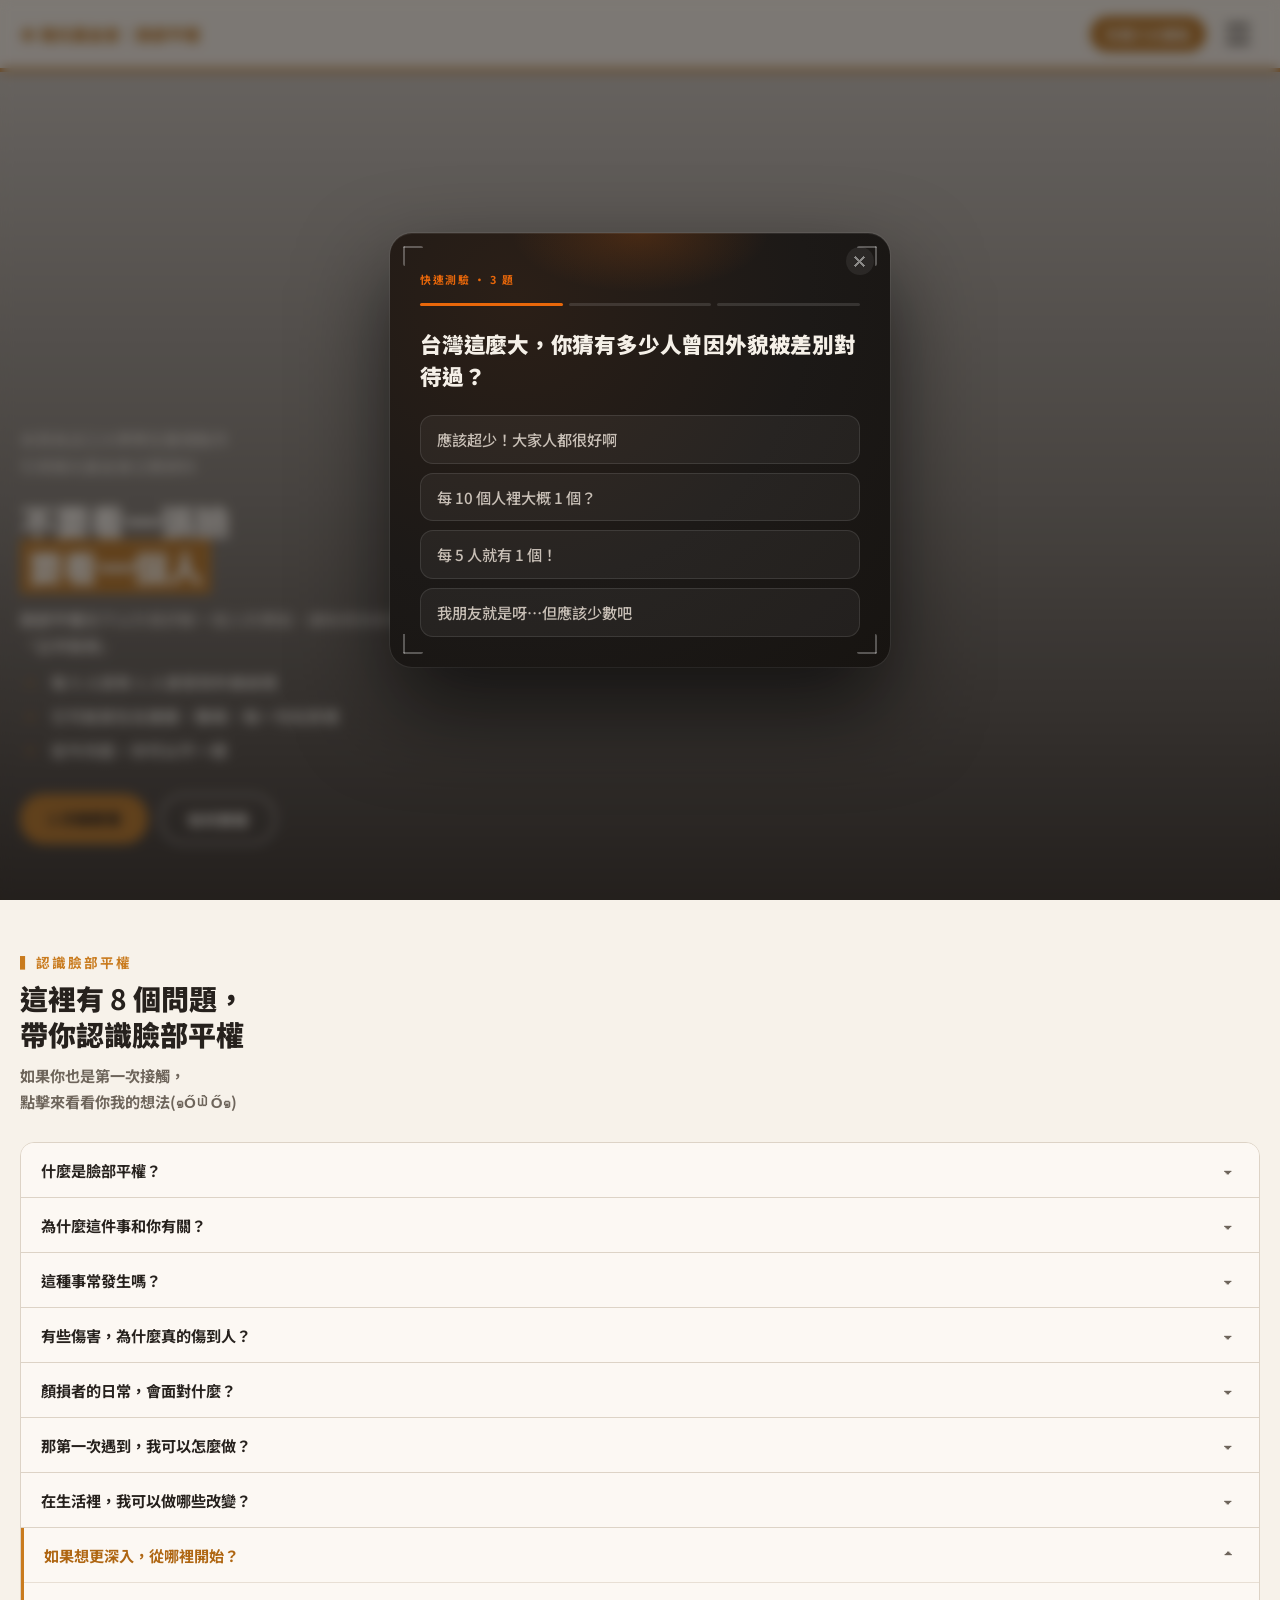
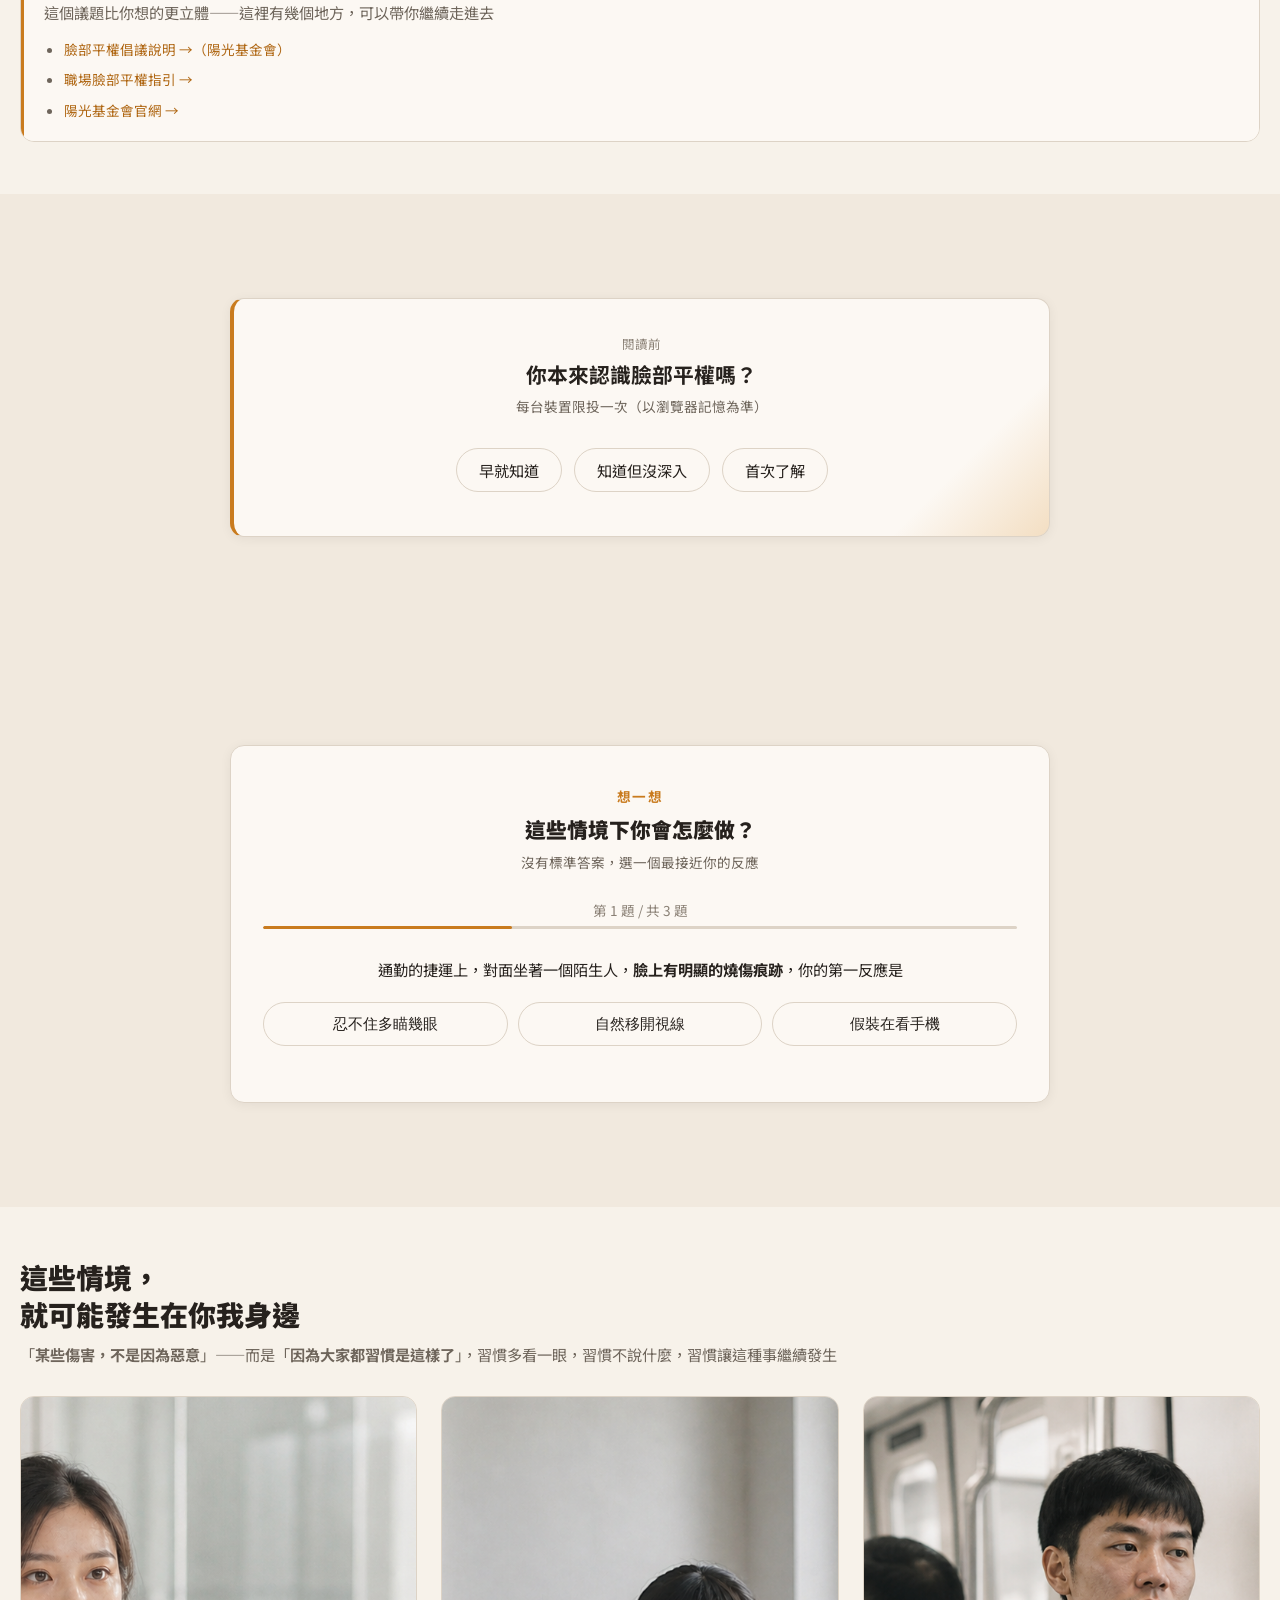
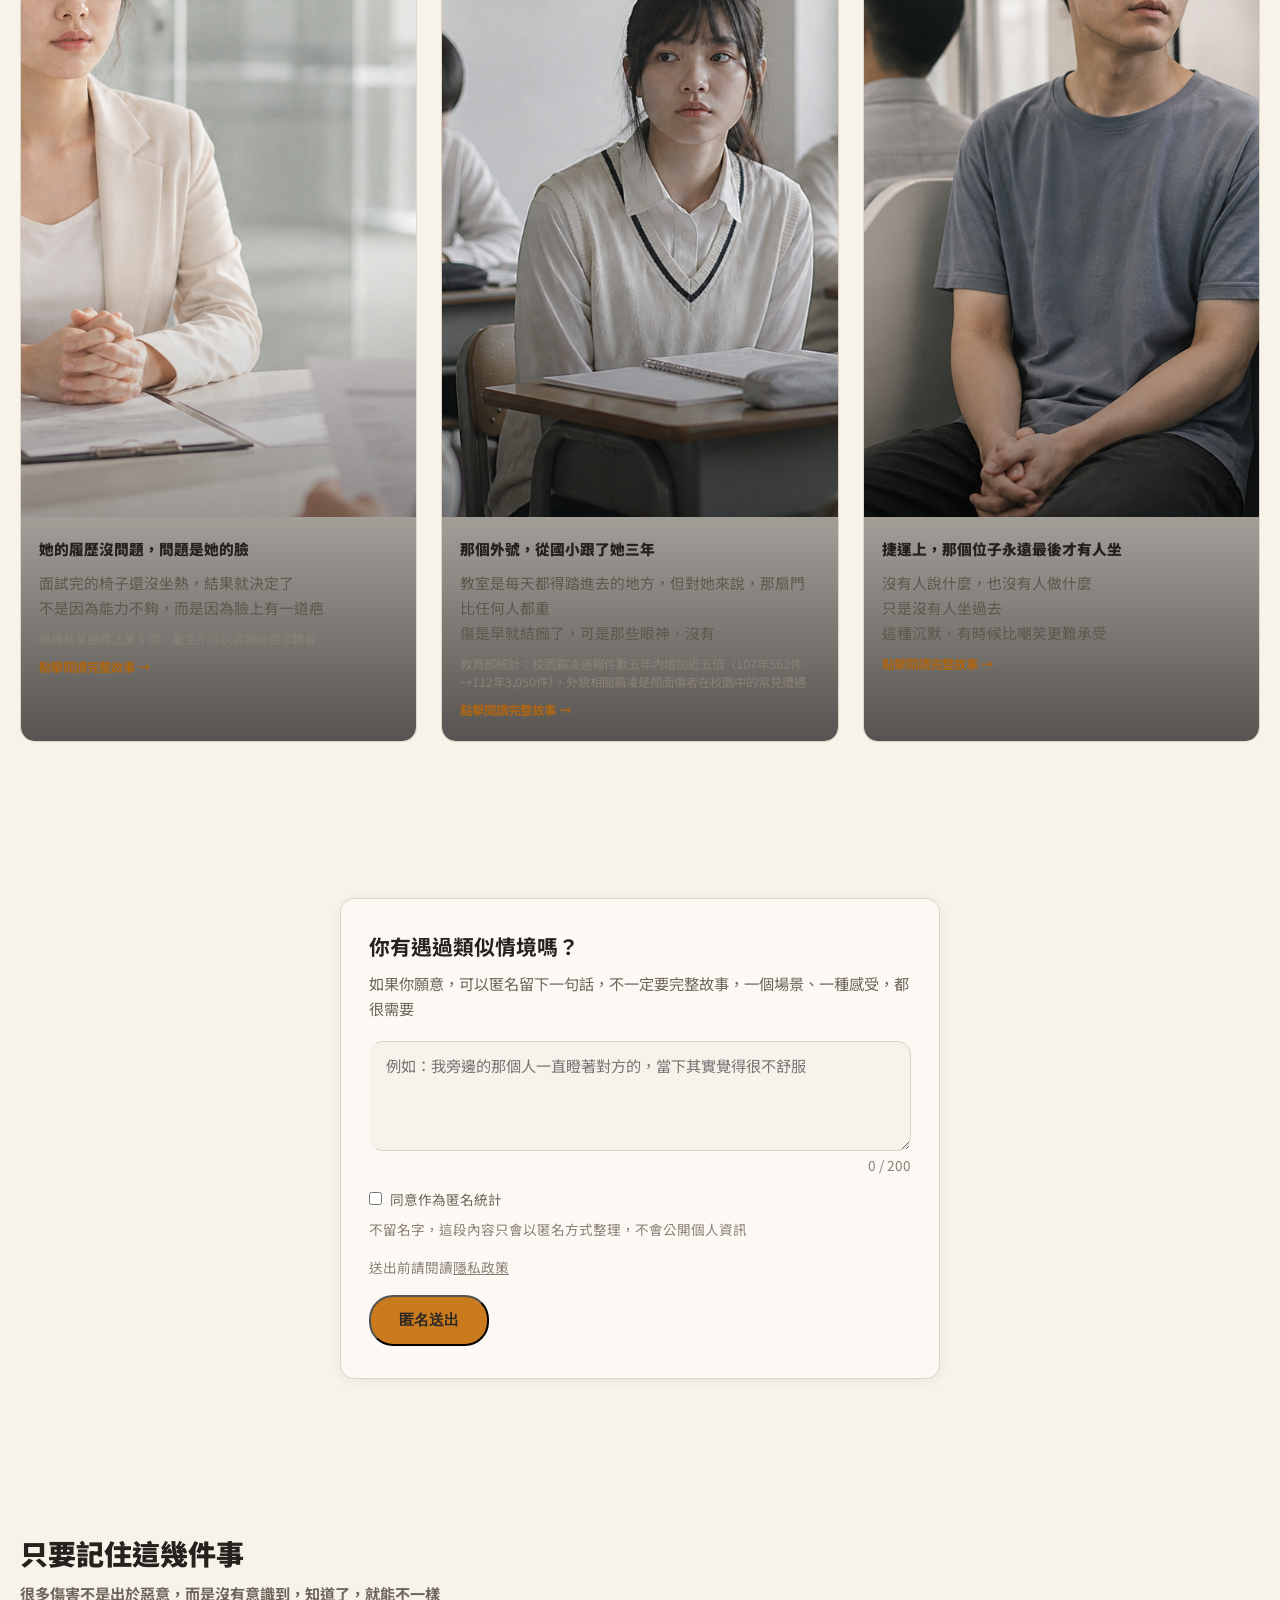
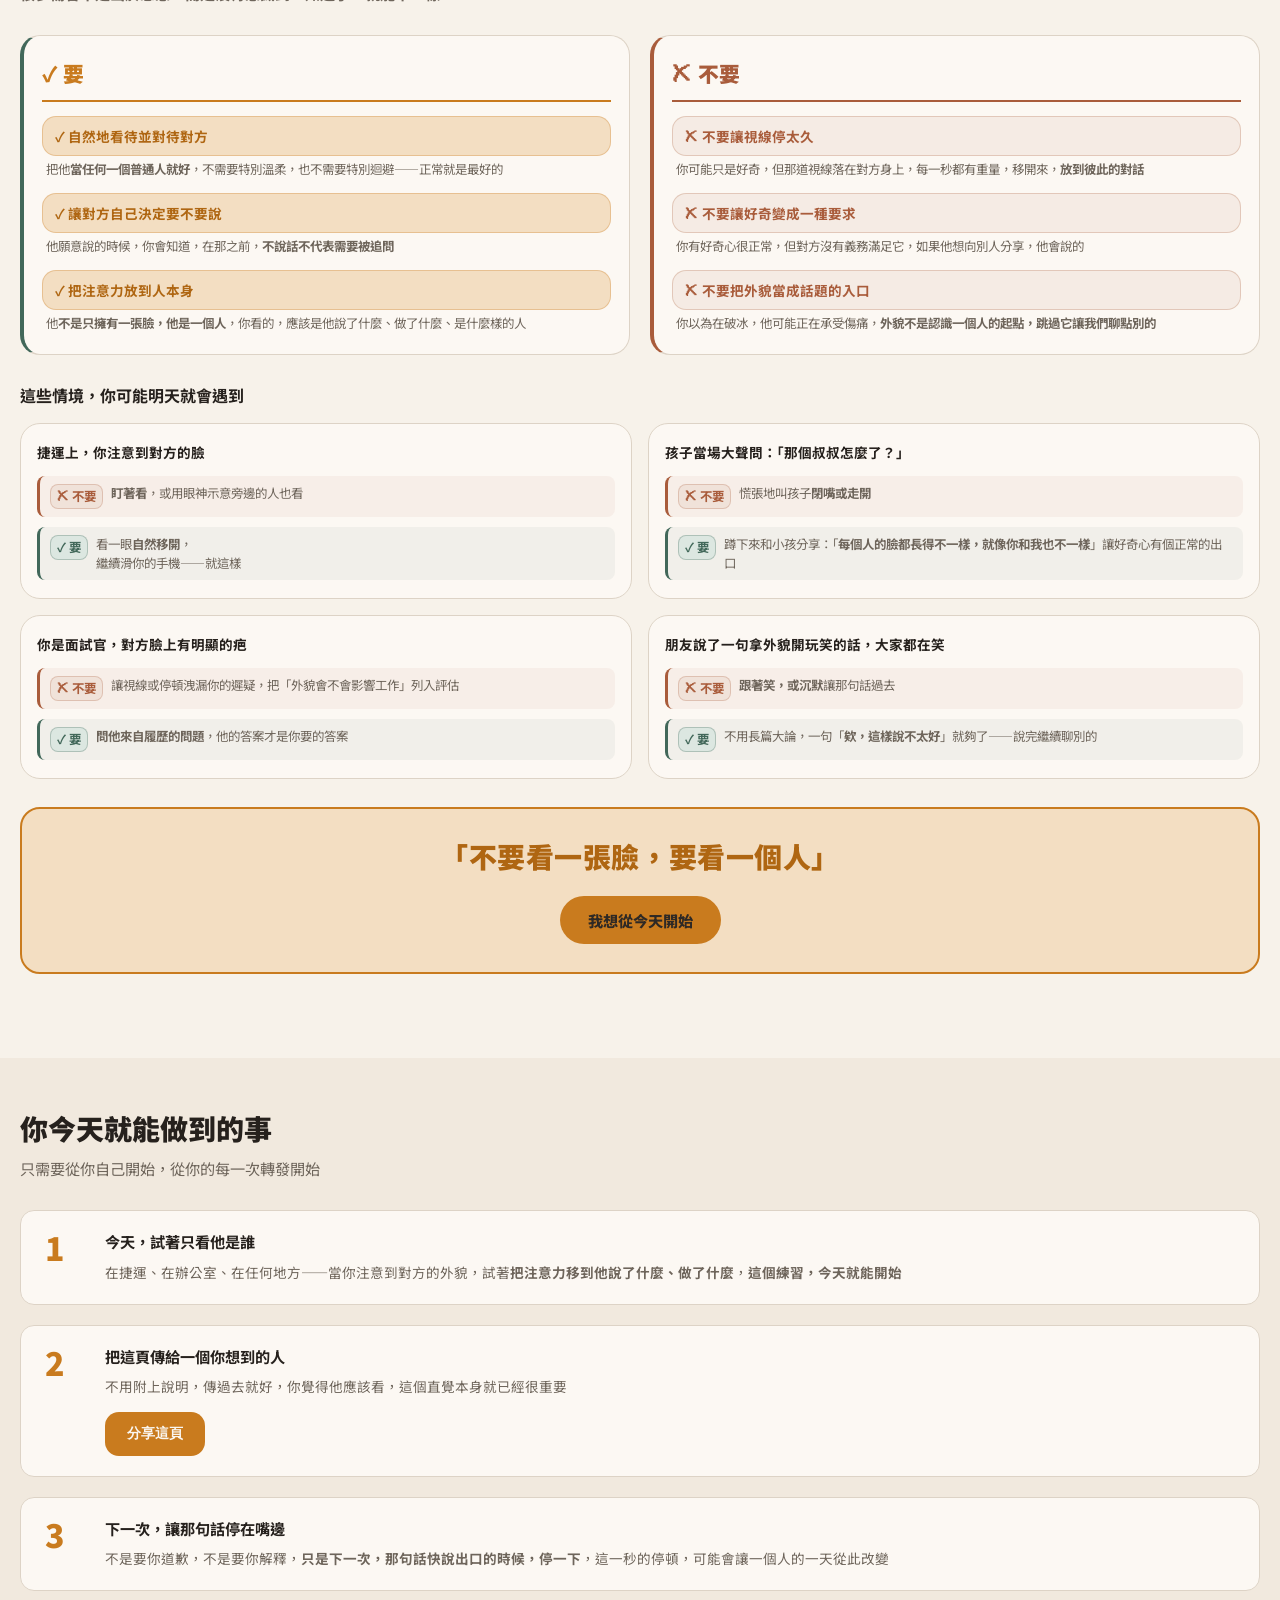
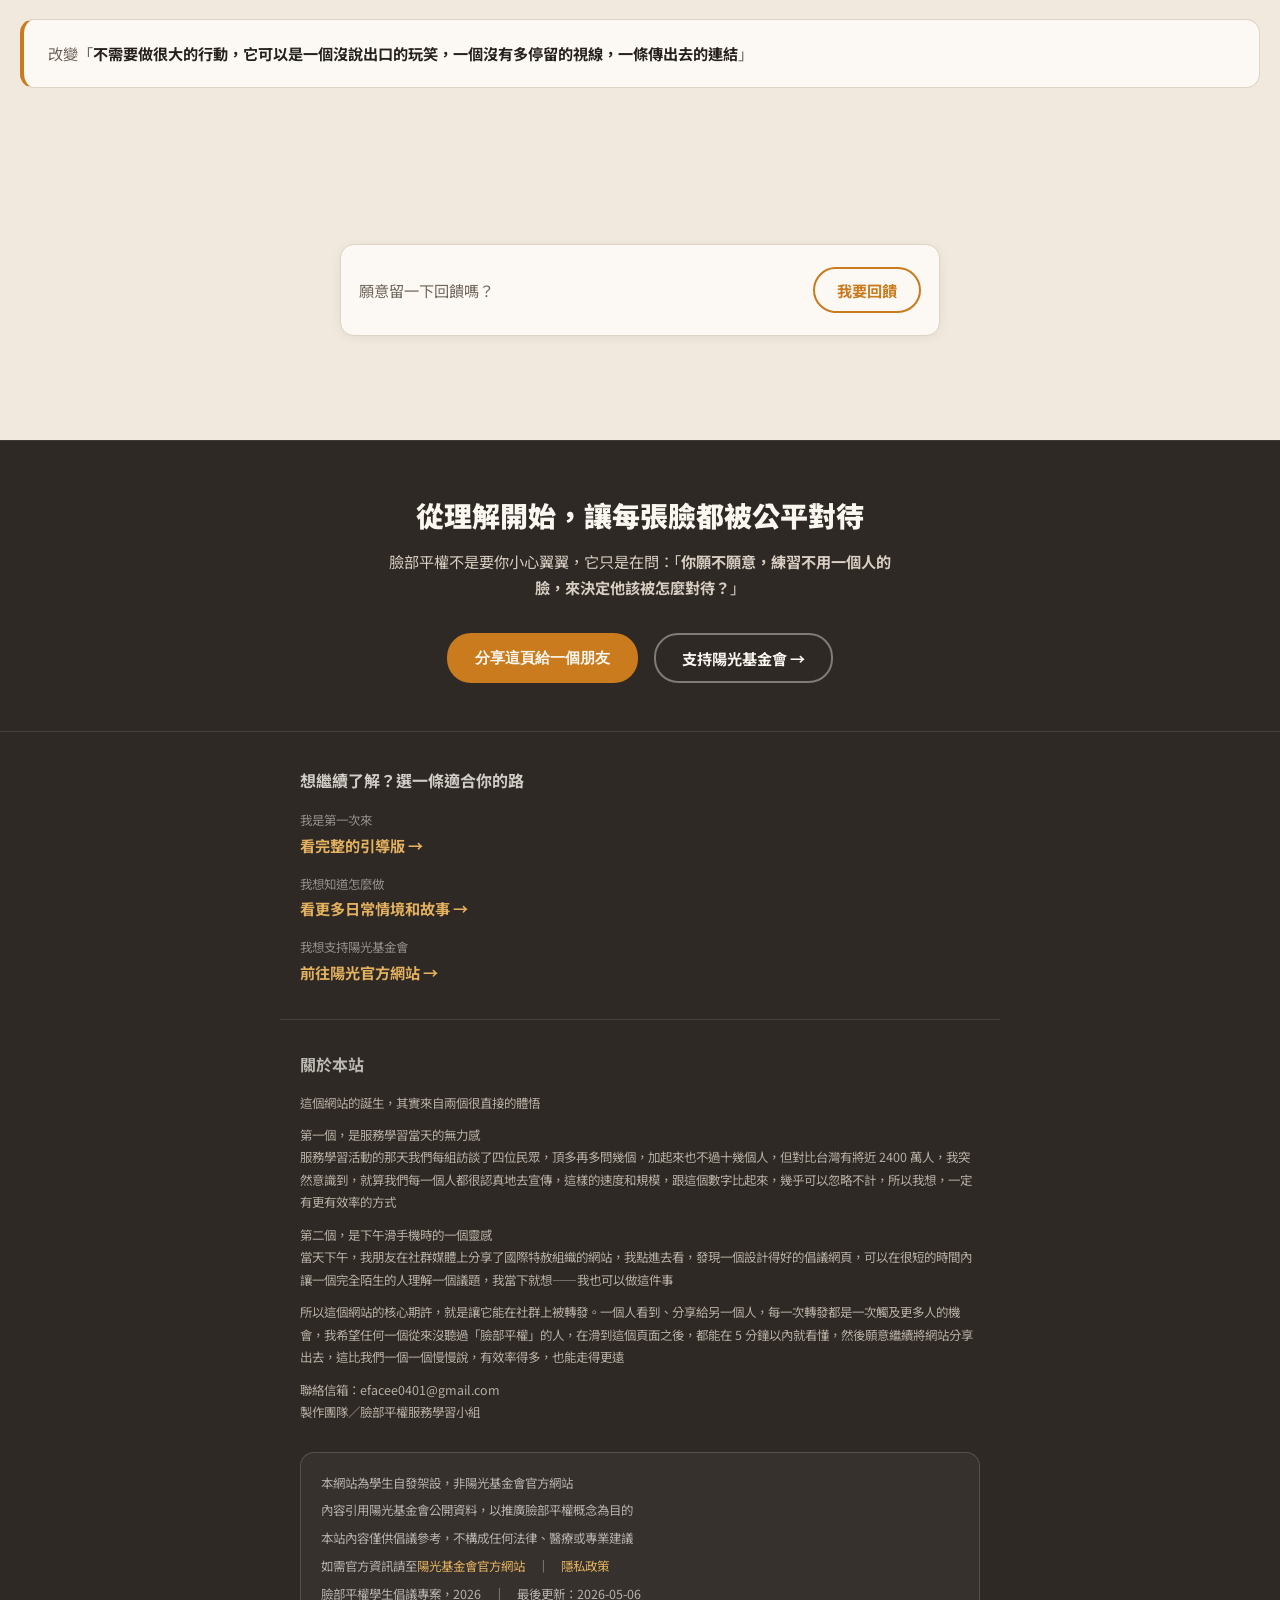
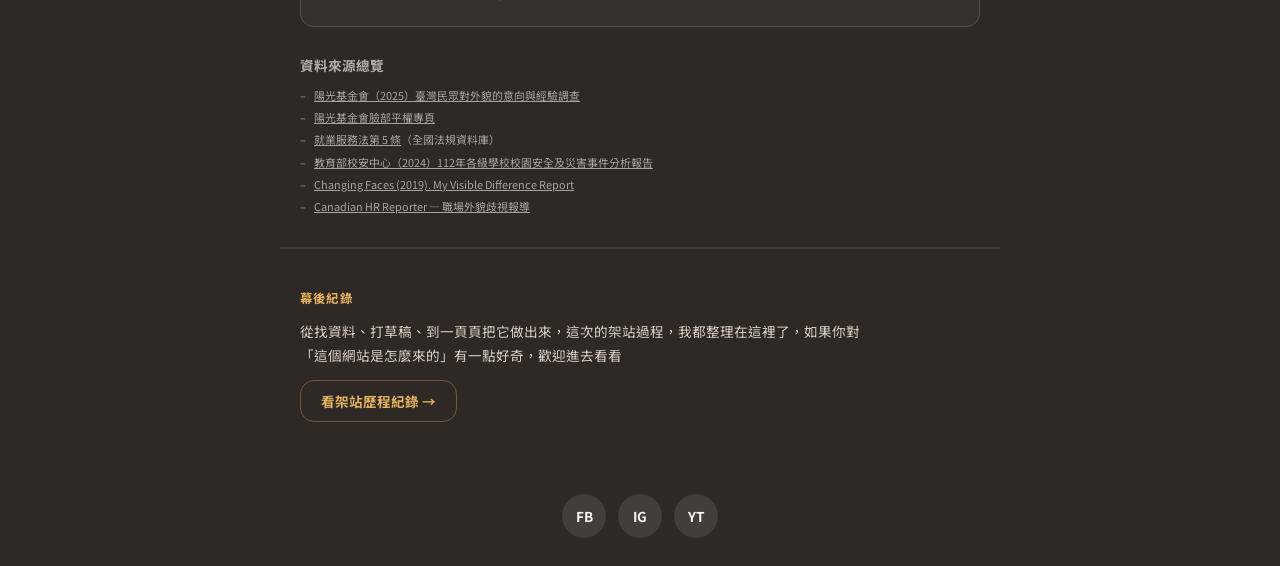
<file: index.html>
<!DOCTYPE html>
<html lang="zh-TW">
<head>
<meta charset="UTF-8">
<meta name="viewport" content="width=device-width, initial-scale=1.0">
<title>什麼是臉部平權？1 分鐘看懂 | 淡江大學學生自製</title>
<meta name="description" content="臉部平權是什麼？為什麼跟你有關？你能做什麼？1 分鐘看懂這個議題，外貌傷者在台灣一起尊嚴。本網站由淡江大學學生整理，引用陽光基金會公開資料。" />
<link rel="canonical" href="https://jovial-sprite-41d8ad.netlify.app/" />

<!-- Open Graph（FB / LINE 分享預覽） -->
<!-- 提醒：og:url 請在部署後替換為正式網域；{{OG_IMAGE_URL}} 請替換為實際圖片完整 URL -->
<meta property="og:type"        content="article" />
<meta property="og:title"       content="什麼是臉部平權？1 分鐘看懂" />
<meta property="og:description" content="每 5 人就有 1 人因外貌受到不公平的對待。這不是少數人的事。" />
<meta property="og:image"       content="https://jovial-sprite-41d8ad.netlify.app/assets/images/og-cover.png" />
<meta property="og:url"         content="https://jovial-sprite-41d8ad.netlify.app/" />
<meta property="og:locale"      content="zh_TW" />

<!-- Twitter Card -->
<meta name="twitter:card"        content="summary_large_image" />
<meta name="twitter:title"       content="什麼是臉部平權？1 分鐘看懂" />
<meta name="twitter:description" content="每 5 人就有 1 人因外貌受到不公平的對待。" />
<meta name="twitter:image"       content="https://jovial-sprite-41d8ad.netlify.app/assets/images/og-cover.png" />

<!-- JSON-LD 結構化資料 -->
<script type="application/ld+json">
{
  "@context": "https://schema.org",
  "@type": "Article",
  "headline": "什麼是臉部平權？",
  "description": "臉部平權，指的是不以外貌評斷一個人的價值，讓每張臉都能在生活、就學、就業中被公平對待。",
  "inLanguage": "zh-TW",
  "author": {
    "@type": "Organization",
    "name": "淡江大學學生自製"
  },
  "isBasedOn": {
    "@type": "Organization",
    "name": "財團法人陽光社會福利基金會",
    "url": "https://www.sunshine.org.tw/"
  }
}
</script>
<link rel="preconnect" href="https://fonts.googleapis.com">
<link rel="preconnect" href="https://fonts.gstatic.com" crossorigin>
<link href="https://fonts.googleapis.com/css2?family=Noto+Sans+TC:wght@400;700;900&display=swap" rel="stylesheet">
<link rel="stylesheet" href="css/base.css">
<link rel="stylesheet" href="css/sections.css">
<link rel="stylesheet" href="css/components.css">
<style>
/* ══ QUIZ MODAL ══ */
.quiz-overlay{position:fixed;inset:0;background:rgba(15,10,8,.52);backdrop-filter:blur(6px) saturate(.8);-webkit-backdrop-filter:blur(6px) saturate(.8);z-index:2000;display:flex;align-items:center;justify-content:center;padding:20px;opacity:0;pointer-events:none;transition:opacity .3s ease}
.quiz-overlay.active{opacity:1;pointer-events:auto}
.quiz-overlay.closing{opacity:0;pointer-events:none}
.quiz-card{position:relative;width:100%;max-width:500px;background:radial-gradient(ellipse at 25% 15%,#2b1f17 0%,#1c1917 55%,#171411 100%);border-radius:22px;padding:38px 30px 30px;box-shadow:0 0 0 1px rgba(255,255,255,.06),0 40px 90px rgba(0,0,0,.65),inset 0 1px 0 rgba(255,255,255,.08);transform:translateY(28px) scale(.97);transition:transform .35s cubic-bezier(.22,.68,0,1.2),opacity .35s ease;opacity:0;overflow:hidden}
.quiz-overlay.active .quiz-card{transform:translateY(0) scale(1);opacity:1}
.quiz-card::before{content:'';position:absolute;top:-60px;left:50%;transform:translateX(-50%);width:260px;height:120px;background:radial-gradient(ellipse,rgba(232,103,10,.18) 0%,transparent 70%);pointer-events:none}
.qz-corner{position:absolute;width:20px;height:20px}
.qz-corner::before,.qz-corner::after{content:'';position:absolute}
.qz-corner--tl{top:13px;left:13px}.qz-corner--tl::before{top:0;left:0;width:100%;height:2px;background:rgba(255,255,255,.28);border-radius:2px 2px 0 0}.qz-corner--tl::after{top:0;left:0;width:2px;height:100%;background:rgba(255,255,255,.28);border-radius:2px 0 0 2px}
.qz-corner--tr{top:13px;right:13px}.qz-corner--tr::before{top:0;right:0;width:100%;height:2px;background:rgba(255,255,255,.28);border-radius:2px 2px 0 0}.qz-corner--tr::after{top:0;right:0;width:2px;height:100%;background:rgba(255,255,255,.28);border-radius:0 2px 2px 0}
.qz-corner--bl{bottom:13px;left:13px}.qz-corner--bl::before{bottom:0;left:0;width:100%;height:2px;background:rgba(255,255,255,.28);border-radius:0 0 2px 2px}.qz-corner--bl::after{bottom:0;left:0;width:2px;height:100%;background:rgba(255,255,255,.28);border-radius:0 0 0 2px}
.qz-corner--br{bottom:13px;right:13px}.qz-corner--br::before{bottom:0;right:0;width:100%;height:2px;background:rgba(255,255,255,.28);border-radius:0 0 2px 2px}.qz-corner--br::after{bottom:0;right:0;width:2px;height:100%;background:rgba(255,255,255,.28);border-radius:0 2px 2px 0}
.quiz-close{position:absolute;top:14px;right:16px;background:rgba(255,255,255,.07);border:none;width:28px;height:28px;border-radius:50%;color:rgba(255,255,255,.45);font-size:1rem;cursor:pointer;display:flex;align-items:center;justify-content:center;transition:background .2s,color .2s;z-index:2;font-family:inherit}
.quiz-close:hover{background:rgba(255,255,255,.15);color:#fff}
.quiz-eyebrow{font-size:.68rem;font-weight:700;letter-spacing:.15em;color:#e8670a;text-transform:uppercase;margin-bottom:16px;position:relative;z-index:1}
.quiz-progress{display:flex;gap:6px;margin-bottom:22px}
.quiz-dot{height:3px;border-radius:2px;flex:1;background:rgba(255,255,255,.12);transition:background .4s}
.quiz-dot.active{background:#e8670a}.quiz-dot.done{background:rgba(232,103,10,.4)}
.quiz-q{font-size:1.35rem;font-weight:900;color:#f5f0e8;line-height:1.5;margin-bottom:22px;letter-spacing:-.01em;position:relative;z-index:1}
.quiz-options{display:flex;flex-direction:column;gap:9px;position:relative;z-index:1}
.quiz-opt{background:rgba(255,255,255,.05);border:1.5px solid rgba(255,255,255,.1);border-radius:13px;padding:12px 16px;color:#c8bfb6;font-size:.95rem;font-weight:500;font-family:inherit;cursor:pointer;transition:border-color .18s,background .18s,color .18s,transform .12s;text-align:left;line-height:1.5}
.quiz-opt:hover:not(:disabled){border-color:rgba(232,103,10,.6);background:rgba(232,103,10,.08);color:#f5f0e8;transform:translateX(3px)}
.quiz-opt.qz-correct{border-color:#22c55e;background:rgba(34,197,94,.1);color:#86efac;transform:none}
.quiz-opt.qz-wrong{border-color:rgba(239,68,68,.5);background:rgba(239,68,68,.07);color:rgba(252,165,165,.8);transform:none}
.quiz-opt:disabled{cursor:default}
.quiz-feedback{margin-top:16px;padding:12px 15px;border-radius:11px;font-size:.93rem;font-weight:600;line-height:1.5;display:none;position:relative;z-index:1}
.quiz-feedback.qz-show{display:block;animation:qzFbIn .2s ease}
@keyframes qzFbIn{from{opacity:0;transform:translateY(6px)}to{opacity:1;transform:none}}
.quiz-feedback.qz-cfb{background:rgba(34,197,94,.1);border:1px solid rgba(34,197,94,.25);color:#86efac}
.quiz-feedback.qz-wfb{background:rgba(239,68,68,.07);border:1px solid rgba(239,68,68,.2);color:#fca5a5}
.quiz-next{margin-top:18px;width:100%;background:#e8670a;color:#fff;border:none;border-radius:13px;padding:13px;font-size:1rem;font-weight:700;font-family:inherit;cursor:pointer;display:none;transition:background .2s,transform .12s;position:relative;z-index:1}
.quiz-next:hover{background:#d45c08;transform:translateY(-1px)}
.quiz-next.qz-show{display:block;animation:qzFbIn .2s ease}
.quiz-result{display:none;text-align:center;position:relative;z-index:1}
.quiz-result.qz-show{display:block;animation:qzFbIn .3s ease}
.qz-result-emoji{font-size:2.8rem;margin-bottom:12px;line-height:1}
.qz-result-title{font-size:1.4rem;font-weight:900;color:#f5f0e8;line-height:1.4;margin-bottom:8px}
.qz-result-sub{font-size:.9rem;color:#8a8078;line-height:1.6;margin-bottom:26px}
.qz-result-cta{background:#e8670a;color:#fff;border:none;border-radius:13px;padding:14px 24px;font-size:1rem;font-weight:700;font-family:inherit;cursor:pointer;width:100%;transition:background .2s,transform .12s}
.qz-result-cta:hover{background:#d45c08;transform:translateY(-1px)}
.qz-result-skip{margin-top:13px;font-size:.82rem;color:#5a5450;cursor:pointer;background:none;border:none;font-family:inherit;display:block;width:100%;text-align:center;transition:color .2s}
.qz-result-skip:hover{color:#8a8078}
@media(max-width:480px){
  .quiz-card{padding:28px 18px 22px}
  .quiz-q{font-size:1.15rem}
  .quiz-opt{padding:11px 14px;font-size:.9rem}
}
</style>
</head>
<body>

<!-- QUIZ MODAL -->
<div class="quiz-overlay" id="quizOverlay" role="dialog" aria-modal="true" aria-label="快速測驗">
  <div class="quiz-card">
    <div class="qz-corner qz-corner--tl"></div>
    <div class="qz-corner qz-corner--tr"></div>
    <div class="qz-corner qz-corner--bl"></div>
    <div class="qz-corner qz-corner--br"></div>
    <button class="quiz-close" id="quizClose" aria-label="關閉測驗">✕</button>
    <div id="quizBody">
      <div class="quiz-eyebrow">快速測驗 · 3 題</div>
      <div class="quiz-progress">
        <div class="quiz-dot" id="qzdot0"></div>
        <div class="quiz-dot" id="qzdot1"></div>
        <div class="quiz-dot" id="qzdot2"></div>
      </div>
      <p class="quiz-q" id="quizQuestion"></p>
      <div class="quiz-options" id="quizOptions"></div>
      <div class="quiz-feedback" id="quizFeedback"></div>
      <button class="quiz-next" id="quizNext"></button>
    </div>
    <div class="quiz-result" id="quizResult">
      <div class="qz-result-emoji" id="qzEmoji"></div>
      <div class="qz-result-title" id="qzTitle"></div>
      <div class="qz-result-sub"   id="qzSub"></div>
      <button class="qz-result-cta"  id="qzCta">看看我們的網站吧～</button>
      <button class="qz-result-skip" id="qzSkip">可以跳過…但我會難過的 (´；ω；`)</button>
    </div>
  </div>
</div>


<!-- ======================================
     01 HERO & NAV
     導覽列、漢堡選單、Hero 首屏
====================================== -->
<a href="#main" class="skip-link">跳至主要內容</a>

<nav aria-label="主要導覽"><a href="#main" class="nl">☀ 陽光基金會｜臉部平權</a><div class="nr"><a href="#cards" class="bc">先看八大重點</a><button class="bm" id="hamburger" aria-label="開啟選單" aria-expanded="false" aria-controls="m" onclick="toggleMenu()"><span></span><span></span><span></span></button></div></nav>

<div class="mo" id="m" role="navigation" aria-label="行動選單" aria-hidden="true">
<button class="mc" onclick="toggleMenu()" aria-label="關閉選單">✕</button>
<p class="mo-hint">透過<strong>八個重點</strong>快速認識臉部平權</p>
<a href="#cards" onclick="toggleMenu()">先看八大重點<small class="ms">從 8 個問題開始了解臉部平權</small></a>
<a href="https://www.sunshine.org.tw/service/equal_rights" target="_blank" rel="noopener noreferrer" onclick="toggleMenu()">臉部平權<small class="ms">認識每年 5/17 臉部平權日</small></a>
<a href="https://www.sunshine.org.tw/news/index/NEWS202400517-1" target="_blank" rel="noopener noreferrer" onclick="toggleMenu()">職場臉部平權指引</a>
<a href="https://www.sunshine.org.tw/" target="_blank" rel="noopener noreferrer" onclick="toggleMenu()">陽光基金會官網</a>
<div class="msoc"><a href="https://www.facebook.com/Sunshine.Taiwan/" target="_blank" rel="noopener noreferrer" aria-label="陽光基金會 Facebook">FB</a><a href="https://www.instagram.com/sunshine.org.tw/" target="_blank" rel="noopener noreferrer" aria-label="陽光基金會 Instagram">IG</a><a href="https://www.youtube.com/channel/UCHi-MRsIjAMe_8jy-BSU7DQ" target="_blank" rel="noopener noreferrer" aria-label="陽光基金會 YouTube">YT</a></div>
</div>

<main id="main">
<section class="hero" aria-label="認識臉部平權">
  <p class="hero-credibility">本頁為淡江大學學生整理製作<br>引用陽光基金會公開資料</p>
  <h1>不要看一張臉<br><span class="hl">要看一個人</span></h1>
  <p class="hero-def"><strong>臉部平權</strong>是不以外貌評斷一個人的價值，讓每張臉都能在生活、就學、就業中被「<strong>公平對待</strong>」</p>
  <ul class="hero-bullets" aria-label="三個關鍵訊息">
    <li>每 5 人就有 1 人曾受到外貌歧視</li>
    <li>它可能發生在捷運、職場、每一句玩笑裡</li>
    <li>從今天起，你可以不一樣</li>
  </ul>
  <div class="hero-actions">
    <a class="btn-primary" href="#cards">1 分鐘看懂</a>
    <a class="btn-secondary" href="#do-section">如何實踐</a>
  </div>
</section>


<!-- ======================================
     03 CARDS — Accordion（8 張問題卡）
     前 4 張預設展開，後 4 張預設收合
====================================== -->
<section id="cards" aria-label="8 個問題認識臉部平權">
<div class="reveal">
  <div class="sl"><span aria-hidden="true">▍</span>認識臉部平權</div>
  <h2 class="st">這裡有 <strong>8</strong> 個問題，<br>帶你認識臉部平權</h2>
  <p class="sd"><strong>如果你也是第一次接觸，<br>點擊來看看你我的想法(๑Ő௰Ő๑)</strong></p>
</div>

<div class="acc-list reveal">

  <details class="acc-card">
    <summary class="acc-summary">
      <h3 class="acc-title">什麼是臉部平權？</h3>
      <span class="acc-icon" aria-hidden="true"></span>
    </summary>
    <div class="acc-body">
      <p>外貌不是衡量一個人的標準——每張臉，都值得被平等對待</p>
      <p>臉部平權的核心很直接：<strong>外貌不應該成為評價一個人能力或價值的依據</strong>。不論燒傷、疤痕或疾病痕跡，他也依然和你一樣，應該被尊重、被公平對待</p>
      <p><strong>每張臉都不一樣，但每個人都值得被尊重</strong></p>
      <p class="acc-source">本站依陽光基金會公開資料整理</p>
    </div>
  </details>

  <details class="acc-card">
    <summary class="acc-summary">
      <h3 class="acc-title">為什麼這件事和你有關？</h3>
      <span class="acc-icon" aria-hidden="true"></span>
    </summary>
    <div class="acc-body">
      <p>初衷不一定是惡意，但<strong>你的反應，可能每天都在傷害一個人</strong></p>
      <p>外貌歧視不會只發生在明顯的惡意裡，更常見於「看起來沒什麼」的那些——「<strong>多看幾眼、刻意繞道、把外貌當笑點</strong>」，他們不一定出於壞心，卻能讓人感覺到距離</p>
      <p><strong>你的每一個選擇，都能形塑社會的氣氛</strong></p>
    </div>
  </details>

  <details class="acc-card">
    <summary class="acc-summary">
      <h3 class="acc-title">這種事常發生嗎？</h3>
      <span class="acc-icon" aria-hidden="true"></span>
    </summary>
    <div class="acc-body">
      <p>在台灣「<strong>每 5 人就有 1 人</strong>」曾因外貌受到不公平的對待——被嘲笑、被評論，或在求職中受到歧視</p>
      <p>這不是少數人的特殊遭遇，他在生活中實際存在</p>
      <p><strong>它發生在面試室、教室、捷運車廂，就在你我每天都會經過的地方</strong></p>
      <p class="acc-source">資料來源：陽光基金會於 2025 年「臺灣民眾對外貌的意向與經驗調查」</p>
    </div>
  </details>

  <details class="acc-card">
    <summary class="acc-summary">
      <h3 class="acc-title">有些傷害，為什麼真的傷到人？</h3>
      <span class="acc-icon" aria-hidden="true"></span>
    </summary>
    <div class="acc-body">
      <p>「只是開個玩笑」——<br>對當事人，那可能是「<strong>今天的第十次</strong>」</p>
      <p>當這些<strong>目光</strong>、這些<strong>問句</strong>、這些<strong>沉默</strong>，每天都在發生——不是一次崩潰，是一點一點磨，懷疑自己哪裡不對，開始把自己縮小，只是為了避開那些讓人不舒服的目光</p>
      <p><strong>傷害的程度，不由施加者決定，而由承受者感受</strong></p>
    </div>
  </details>

  <details class="acc-card">
    <summary class="acc-summary">
      <h3 class="acc-title">顏損者的日常，會面對什麼？</h3>
      <span class="acc-icon" aria-hidden="true"></span>
    </summary>
    <div class="acc-body">
      <p>外貌差異常常讓人承受無聲的壓力，「<strong>在他人先入為主的判斷裡，一次又一次被限制</strong>」</p>
      <ul class="acc-items">
        <li><strong>職場：</strong>履歷沒問題，卻在面試時被問：「<strong>這樣的外貌，客戶能接受嗎？</strong>」，甚至被建議轉到不需要面對人的職位</li>
        <li><strong>校園：</strong>有個外號，從國中跟到高中，對當事人是「<strong>持續的孤立</strong>」</li>
        <li><strong>日常：</strong>捷運上，旁邊的位子永遠最後才有人坐下，去便利商店被多看幾眼——這些細節，「<strong>每天都在累積</strong>」</li>
      </ul>
    </div>
  </details>

  <details class="acc-card">
    <summary class="acc-summary">
      <h3 class="acc-title">那第一次遇到，我可以怎麼做？</h3>
      <span class="acc-icon" aria-hidden="true"></span>
    </summary>
    <div class="acc-body">
      <p>只要把對方「<strong>當一個普通人——這樣就夠了</strong>」</p>
      <ul class="acc-items">
        <li><strong>不特別盯著看：</strong><strong>把注意力放到對話本身</strong></li>
        <li><strong>不追問「怎麼了」：</strong>對方「<strong>沒有義務解釋自己的外貌</strong>」，好奇不等於提問的權利</li>
        <li><strong>不拿外貌找話題：</strong>你以為就是在緩和氣氛，對於他們是很嚴重的傷害</li>
      </ul>
      <p><strong>不需要做甚麼，只要記住這幾件事，就已經對我們很有幫助了</strong></p>
    </div>
  </details>

  <details class="acc-card">
    <summary class="acc-summary">
      <h3 class="acc-title">在生活裡，我可以做哪些改變？</h3>
      <span class="acc-icon" aria-hidden="true"></span>
    </summary>
    <div class="acc-body">
      <p>你不需要成為倡議者——「<strong>少說一句，少笑一次，就已經在改變什麼了</strong>」</p>
      <ul class="acc-items">
        <li><strong>職場：</strong>面試時把焦點放在「<strong>能力</strong>」，不讓外貌影響判斷</li>
        <li><strong>校園：</strong>有人被取笑時，你不需要長篇大論，一句「<strong>欸！這樣講不太好</strong>」就夠了</li>
        <li><strong>社群：</strong>「<strong>不轉傳、不放大</strong>」外貌相關的評論和嘲諷</li>
      </ul>
    </div>
  </details>

  <details class="acc-card" open>
    <summary class="acc-summary">
      <h3 class="acc-title">如果想更深入，從哪裡開始？</h3>
      <span class="acc-icon" aria-hidden="true"></span>
    </summary>
    <div class="acc-body">
      <p>這個議題比你想的更立體——這裡有幾個地方，可以帶你繼續走進去</p>
      <ul class="acc-items">
        <li><a href="https://www.sunshine.org.tw/service/equal_rights" target="_blank" rel="noopener noreferrer">臉部平權倡議說明 →（陽光基金會）</a></li>
        <li><a href="https://www.sunshine.org.tw/news/index/NEWS202400517-1" target="_blank" rel="noopener noreferrer">職場臉部平權指引 →</a></li>
        <li><a href="https://www.sunshine.org.tw/" target="_blank" rel="noopener noreferrer">陽光基金會官網 →</a></li>
      </ul>
    </div>
  </details>

</div>
</section>

<!-- ======================================
     POLL — 單題投票（模組一）
     插入於 #cards 結尾之後
====================================== -->
<section id="poll-section" aria-label="投票區">
  <div class="section-inner">
    <div class="poll-card reveal">
      <p class="poll-label">閱讀前</p>
      <h2 class="poll-title">你本來認識臉部平權嗎？</h2>
      <p class="poll-sub">每台裝置限投一次（以瀏覽器記憶為準）</p>

      <div id="poll-options" class="poll-options" role="group" aria-label="投票選項">
        <button class="poll-btn" data-value="know">早就知道</button>
        <button class="poll-btn" data-value="heard">知道但沒深入</button>
        <button class="poll-btn" data-value="new">首次了解</button>
      </div>

      <div id="poll-result" class="poll-result" hidden>
        <div class="poll-rings" aria-hidden="true"><!-- SVG 環形圖由 JS 動態產生 --></div>
        <p class="poll-thanks">謝謝你願意加入來認識這個議題</p>
      </div>
    </div>
  </div>
</section>

<!-- ======================================
     SCENARIO — 情境選擇（模組二）
     插入於 #poll-section 之後、#stories 之前
====================================== -->
<section id="scenario-section" aria-label="情境選擇">
  <div class="section-inner">
    <div class="scenario-card reveal">
      <p class="scenario-label">想一想</p>
      <h2 class="scenario-title">這些情境下你會怎麼做？</h2>
      <p class="scenario-sub">沒有標準答案，選一個最接近你的反應</p>

      <div class="scenario-progress" role="progressbar" aria-valuenow="1" aria-valuemin="1" aria-valuemax="3" aria-label="第 1 題 / 共 3 題">
        <span class="scenario-counter">第 1 題 / 共 3 題</span>
        <div class="scenario-bar"><div class="scenario-bar-fill"></div></div>
      </div>

      <div class="scenario-stage" aria-live="polite"><!-- JS 動態產生題目 --></div>

      <div class="scenario-done" hidden>
        <div class="scenario-done-inner">
          <ul class="scenario-done-checks" aria-label="完成項目">
            <li>✓ 你已想過第一個情境</li>
            <li>✓ 你已想過第二個情境</li>
            <li>✓ 你已想過第三個情境</li>
          </ul>
        </div>
        <p class="scenario-done-text">你已經想過三個情境了</p>
        <p class="scenario-done-sub">真實的場景可能更複雜，但能停下來想一秒，這個網站就有意義</p>
        <a href="#stories" class="scenario-done-cta">繼續閱讀</a>
      </div>
    </div>
  </div>
</section>


<!-- ======================================
     03 STORIES
     情境故事（3 則，點擊展開 Overlay）
====================================== -->
<section id="stories" aria-label="情境故事">
<div class="reveal">
  <h2 class="st">這些情境，<br>就可能發生在你我身邊</h2>
  <p class="sd">「<strong>某些傷害，不是因為惡意</strong>」——而是「<strong>因為大家都習慣是這樣了</strong>」，習慣多看一眼，習慣不說什麼，習慣讓這種事繼續發生</p>
</div>
<div class="story-list reveal">

  <article class="story-card" data-overlay="overlay-1" role="button" tabindex="0" aria-label="展開求職現場故事">
    <img src="assets/scene-work.png" alt="求職現場：顏面傷者在職場遭遇外貌歧視的情境" class="story-img" width="1280" height="720" loading="lazy">
    <div class="story-body">
      <h3 class="story-card-title">她的履歷沒問題，問題是她的臉</h3>
      <p class="story-harm">面試完的椅子還沒坐熱，結果就決定了<br>不是因為能力不夠，而是因為臉上有一道疤</p>
      <p class="story-law">根據就業服務法第 5 條，雇主不得以容貌歧視求職者</p>
      <p class="story-cta-hint">點擊閱讀完整故事 →</p>
    </div>
  </article>

  <article class="story-card" data-overlay="overlay-2" role="button" tabindex="0" aria-label="展開校園生活故事">
    <img src="assets/scene-school.png" alt="校園生活：顏面傷者在校園面對同儕目光與言語霸凌的情境" class="story-img" width="1280" height="720" loading="lazy">
    <div class="story-body">
      <h3 class="story-card-title">那個外號，從國小跟了她三年</h3>
      <p class="story-harm">教室是每天都得踏進去的地方，但對她來說，那扇門比任何人都重<br>傷是早就結痂了，可是那些眼神，沒有</p>
      <p class="story-law">教育部統計：校園霸凌通報件數五年內增加近五倍（107年562件→112年3,050件），外貌相關霸凌是顏面傷者在校園中的常見遭遇</p>
      <p class="story-cta-hint">點擊閱讀完整故事 →</p>
    </div>
  </article>

  <article class="story-card" data-overlay="overlay-3" role="button" tabindex="0" aria-label="展開公共場所故事">
    <img src="assets/scene-transit.png" alt="公共場所：顏面傷者在日常生活中面對異樣目光的情境" class="story-img" width="1280" height="720" loading="lazy">
    <div class="story-body">
      <h3 class="story-card-title">捷運上，那個位子永遠最後才有人坐</h3>
      <p class="story-harm">沒有人說什麼，也沒有人做什麼<br>只是沒有人坐過去<br>這種沉默，有時候比嘲笑更難承受</p>
      <p class="story-cta-hint">點擊閱讀完整故事 →</p>
    </div>
  </article>

</div>
</section>

<!-- ======================================
     SHARE — 匿名分享（模組三）
     插入於 #stories 之後
====================================== -->
<section id="share-section" aria-label="匿名分享區">
  <div class="section-inner">
    <div class="share-card reveal">
      <h2 class="share-title">你有遇過類似情境嗎？</h2>
      <p class="share-intro">如果你願意，可以匿名留下一句話，不一定要完整故事，一個場景、一種感受，都很需要</p>

      <div id="share-form-wrap">
        <form name="anonymous-share" method="POST" data-netlify="true" netlify-honeypot="bot-field">
          <input type="hidden" name="form-name" value="anonymous-share" />
          <p hidden><input name="bot-field" /></p>
          <div class="share-textarea-wrap">
            <textarea id="share-text" name="experience"
              maxlength="200" minlength="10" required
              placeholder="例如：我旁邊的那個人一直瞪著對方的，當下其實覺得很不舒服"
              aria-label="分享你的情境"></textarea>
            <span id="char-count" class="char-count" aria-live="polite">0 / 200</span>
          </div>
          <label class="share-checkbox">
            <input type="checkbox" name="allow-display" value="yes" />
            同意作為匿名統計
          </label>
          <p class="share-note">不留名字，這段內容只會以匿名方式整理，不會公開個人資訊</p>
          <p class="share-note">送出前請閱讀<a href="privacy.html" target="_blank">隱私政策</a></p>
          <button type="submit" id="share-submit" class="btn-primary">匿名送出</button>
        </form>
      </div>

      <div id="share-thanks" class="share-thanks" hidden aria-live="polite">
        <p>謝謝你願意留下這段話</p>
        <p>有些改變，就是從有人願意說「我也經歷過」開始</p>
      </div>
    </div>
  </div>
</section>


<!-- ======================================
     OVERLAY MODALS — 三則完整故事
====================================== -->

<!-- Overlay 1：求職現場 -->
<div class="story-overlay" id="overlay-1" role="dialog" aria-modal="true" aria-labelledby="ov1-title">
  <div class="overlay-box">
    <button class="overlay-close" aria-label="關閉">✕</button>
    <h2 class="overlay-main-title" id="ov1-title">她的設計稿沒問題，問題是她的臉</h2>

    <div class="overlay-section">
      <h3 class="overlay-sub-title">面試當天，她把作品集整理得很好</h3>
      <div class="overlay-body">
        <p>她應徵的是設計職缺，準備了作品集，面試時主管看了，說：「你的設計很不錯」</p>
        <p>然後停頓了一下，補了一句：「但這個職缺需要接待客人，你不太適合」</p>
        <p>她臉上因燒傷留下的疤痕，就這樣成了理由</p>
      </div>
    </div>

    <div class="overlay-section">
      <h3 class="overlay-sub-title">他們建議她去管倉庫</h3>
      <div class="overlay-body">
        <p>主管的意思是：可以繼續待，只是換到不需要「面對人」的地方</p>
        <p>他沒有說她能力不足，他說的是她的臉可能會讓客人不舒服</p>
        <p>那一刻，她意識到，被拒絕的不是她的設計，是她的樣子</p>
      </div>
    </div>

    <div class="overlay-section">
      <h3 class="overlay-sub-title">超過一半的人，有過類似的經歷</h3>
      <div class="overlay-body">
        <p>根據陽光基金會 2024 年顏損者求職調查，超過五成受訪者在求職過程中遭遇不友善對待，有人被要求揭示疤痕，有人被問「這樣的外貌客戶能接受嗎？」</p>
        <p>這不是個案，這是每年都在上演的數字</p>
      </div>
    </div>

    <div class="overlay-section">
      <h3 class="overlay-sub-title">法律說不行，但沒有人阻止</h3>
      <div class="overlay-body">
        <p>就業服務法第 5 條明文規定，雇主不得以容貌為由歧視求職者</p>
        <p>但大多數的拒絕，不會被明說出口</p>
        <p>沒有人會在信裡寫「因為你的臉」，他們只是不再回覆</p>
      </div>
    </div>

    <div class="overlay-section">
      <h3 class="overlay-sub-title">她後來怎麼了？</h3>
      <div class="overlay-body">
        <p>她進入了一間願意給她機會的公司</p>
        <p>面對顧客的時候，沒有人投訴，也沒有人抱怨</p>
        <p>她說，那些擔心從來沒有發生，發生的只有正常的一天又一天</p>
      </div>
    </div>

    <p class="overlay-summary">她的能力獲得肯定，但最後給她的建議是：去管倉庫吧</p>

    <div class="overlay-source">
      來源：ETtoday 健康雲 × 陽光基金會職場臉部平權指引<br>
      <a href="https://health.ettoday.net/news/2741608" target="_blank" rel="noopener noreferrer">https://health.ettoday.net/news/2741608</a>
    </div>
    <p class="overlay-disclaimer">以下為根據真實調查數據改寫的情境描寫，非特定真人事件</p>
  </div>
</div>

<!-- Overlay 2：校園生活 -->
<div class="story-overlay" id="overlay-2" role="dialog" aria-modal="true" aria-labelledby="ov2-title">
  <div class="overlay-box">
    <button class="overlay-close" aria-label="關閉">✕</button>
    <h2 class="overlay-main-title" id="ov2-title">那個外號，從九歲跟了她好幾年</h2>

    <div class="overlay-section">
      <h3 class="overlay-sub-title">九歲那年，她全身八成灼傷</h3>
      <div class="overlay-body">
        <p>采瑀九歲時，家中薰香精油意外爆炸，全身 80% 灼傷</p>
        <p>那場意外之後，是漫長的手術、復健、和等待</p>
        <p>等傷好了，她以為最難的部分結束了</p>
      </div>
    </div>

    <div class="overlay-section">
      <h3 class="overlay-sub-title">她回到學校，同學叫她「魔鬼」</h3>
      <div class="overlay-body">
        <p>傷疤是她帶回教室的東西，但同學帶給她的，是一個她沒有要求的外號</p>
        <p>「魔鬼」兩個字，在班上傳開了</p>
        <p>沒有老師說這不對，沒有同學說這不好笑，那個外號就這樣留下來</p>
      </div>
    </div>

    <div class="overlay-section">
      <h3 class="overlay-sub-title">那些玩笑，不是一次，是每一天</h3>
      <div class="overlay-body">
        <p>每天踏進教室，都要先過這一關</p>
        <p>孤立不需要宣告，它只是慢慢成形：沒有人跟她坐、小組作業沒有她的位置、午餐時間她一個人</p>
        <p>這些事情沒有人記錄，但她記得清楚</p>
      </div>
    </div>

    <div class="overlay-section">
      <h3 class="overlay-sub-title">陽光基金會介入，才讓事情有了轉機</h3>
      <div class="overlay-body">
        <p>社福團體陽光基金會在注意到采瑀的狀況後，協助她適應燒傷後的生活、重建自信，也進到學校做宣導，讓師生理解如何與她互動</p>
        <p>這件事改變了班級的氣氛，也改變了她對上學這件事的感受</p>
      </div>
    </div>

    <div class="overlay-section">
      <h3 class="overlay-sub-title">改變，需要有人先開口</h3>
      <div class="overlay-body">
        <p>校園裡每七個人，就有一個曾因外貌遭受不友善對待</p>
        <p>很多時候，傷害持續發生，不是因為沒有人看到，而是因為沒有人覺得需要說什麼</p>
        <p>一句「這樣講不好」，可以比你想像的更有份量</p>
      </div>
    </div>

    <p class="overlay-summary">同學叫她「魔鬼」，沒有人覺得這需要被阻止</p>

    <div class="overlay-source">
      來源：群眾觀點《我的外貌日記》集資計畫報導<br>
      <a href="https://crowdwatch.tw/post/40543/" target="_blank" rel="noopener noreferrer">https://crowdwatch.tw/post/40543/</a>
    </div>
    <p class="overlay-disclaimer">以下為根據真實調查數據改寫的情境描寫，非特定真人事件</p>
  </div>
</div>

<!-- Overlay 3：公共場所 -->
<div class="story-overlay" id="overlay-3" role="dialog" aria-modal="true" aria-labelledby="ov3-title">
  <div class="overlay-box">
    <button class="overlay-close" aria-label="關閉">✕</button>
    <h2 class="overlay-main-title" id="ov3-title">那個位子，永遠最後才有人坐</h2>

    <div class="overlay-section">
      <h3 class="overlay-sub-title">沒有人做了什麼，但她知道</h3>
      <div class="overlay-body">
        <p>她搭的是同一條路線，坐的是同一個站</p>
        <p>不同的是，她旁邊的位子，總是最後才有人坐下</p>
        <p>不是因為人少，是因為她在那裡</p>
      </div>
    </div>

    <div class="overlay-section">
      <h3 class="overlay-sub-title">這不是她的錯覺</h3>
      <div class="overlay-body">
        <p>根據衛福部統計，顏面損傷求職者在就業中遭遇不平等對待的比例高達 42%</p>
        <p>延伸到日常生活裡，這種無聲的距離每天都在發生——在捷運、在超商、在任何人群裡</p>
        <p>沒有人說出口，但當事人感覺得到</p>
      </div>
    </div>

    <div class="overlay-section">
      <h3 class="overlay-sub-title">眼神比語言更誠實</h3>
      <div class="overlay-body">
        <p>被多看幾眼，聽起來不嚴重</p>
        <p>但當這件事每天發生，在每一個你只想好好出門的日子裡重複，它開始變成一種你得做心理準備才能面對的事</p>
        <p>她學會了提前準備那個眼神，在它出現之前先把自己準備好</p>
      </div>
    </div>

    <div class="overlay-section">
      <h3 class="overlay-sub-title">沉默，有時候比嘲笑更難解讀</h3>
      <div class="overlay-body">
        <p>明顯的惡意，至少你知道要怎麼回應</p>
        <p>但這種隱形的距離，沒有辦法說出口，也沒有辦法被證明</p>
        <p>它就懸在那裡，像一個永遠不會被處理的問題</p>
      </div>
    </div>

    <div class="overlay-section">
      <h3 class="overlay-sub-title">你能改變的，其實就是這些細節</h3>
      <div class="overlay-body">
        <p>不需要做什麼大事，只要不讓那個位子空著</p>
        <p>自然地坐下去，像對其他人一樣</p>
        <p>這個動作花不到三秒，但對當事人而言，那三秒可以讓整個早晨不一樣</p>
      </div>
    </div>

    <p class="overlay-summary">沒有人說了什麼，但她每天都感覺得到</p>

    <div class="overlay-source">
      來源：遠見雜誌（2025 年 5/17 臉部平權日報導）<br>
      <a href="https://www.gvm.com.tw/article/121338" target="_blank" rel="noopener noreferrer">https://www.gvm.com.tw/article/121338</a>
    </div>
    <p class="overlay-disclaimer">以下為根據真實調查數據改寫的情境描寫，非特定真人事件</p>
  </div>
</div>


<!-- ======================================
     04 INTERACTION GUIDE
     行為指引（三要三不 + 四情境卡）
====================================== -->
<section id="interaction-guide" aria-label="互動原則">
<div class="reveal">
  <h2 class="st">只要記住這幾件事</h2>
  <p class="sd"><strong>很多傷害不是出於惡意，而是沒有意識到，知道了，就能不一樣</strong></p>
</div>
<div class="ig-columns reveal">
  <div class="ig-col ig-col--do" role="region" aria-label="要做的事">
    <div class="ig-col-hd"><span aria-hidden="true">✓</span> 要</div>
    <div class="ig-item">
      <div class="ig-title ig-t-do"><span aria-hidden="true">✓</span> 自然地看待並對待對方</div>
      <div class="ig-desc">把他<strong>當任何一個普通人就好</strong>，不需要特別溫柔，也不需要特別迴避——正常就是最好的</div>
    </div>
    <div class="ig-item">
      <div class="ig-title ig-t-do"><span aria-hidden="true">✓</span> 讓對方自己決定要不要說</div>
      <div class="ig-desc">他願意說的時候，你會知道，在那之前，<strong>不說話不代表需要被追問</strong></div>
    </div>
    <div class="ig-item">
      <div class="ig-title ig-t-do"><span aria-hidden="true">✓</span> 把注意力放到人本身</div>
      <div class="ig-desc">他<strong>不是只擁有一張臉，他是一個人</strong>，你看的，應該是他說了什麼、做了什麼、是什麼樣的人</div>
    </div>
  </div>
  <div class="ig-col ig-col--dont" role="region" aria-label="不要做的事">
    <div class="ig-col-hd"><span aria-hidden="true">✗</span> 不要</div>
    <div class="ig-item">
      <div class="ig-title ig-t-dont"><span aria-hidden="true">✗</span> 不要讓視線停太久</div>
      <div class="ig-desc">你可能只是好奇，但那道視線落在對方身上，每一秒都有重量，移開來，<strong>放到彼此的對話</strong></div>
    </div>
    <div class="ig-item">
      <div class="ig-title ig-t-dont"><span aria-hidden="true">✗</span> 不要讓好奇變成一種要求</div>
      <div class="ig-desc">你有好奇心很正常，但對方沒有義務滿足它，如果他想向別人分享，他會說的</div>
    </div>
    <div class="ig-item">
      <div class="ig-title ig-t-dont"><span aria-hidden="true">✗</span> 不要把外貌當成話題的入口</div>
      <div class="ig-desc">你以為在破冰，他可能正在承受傷痛，<strong>外貌不是認識一個人的起點，跳過它讓我們聊點別的</strong></div>
    </div>
  </div>
</div>
<div class="ig-scenarios reveal">
  <h3 class="ig-scenarios-hd">這些情境，你可能明天就會遇到</h3>
  <div class="ig-scenario-grid">
    <div class="ig-scenario-card">
      <div class="ig-scenario-title">捷運上，你注意到對方的臉</div>
      <div class="ig-scenario-item ig-scenario-dont">
        <span class="ig-sc-badge ig-sc-badge--dont"><span aria-hidden="true">✗</span> 不要</span>
        <span><strong>盯著看</strong>，或用眼神示意旁邊的人也看</span>
      </div>
      <div class="ig-scenario-item ig-scenario-do">
        <span class="ig-sc-badge ig-sc-badge--do"><span aria-hidden="true">✓</span> 要</span>
        <span>看一眼<strong>自然移開</strong>，<br>繼續滑你的手機——就這樣</span>
      </div>
    </div>
    <div class="ig-scenario-card">
      <div class="ig-scenario-title">孩子當場大聲問：「那個叔叔怎麼了？」</div>
      <div class="ig-scenario-item ig-scenario-dont">
        <span class="ig-sc-badge ig-sc-badge--dont"><span aria-hidden="true">✗</span> 不要</span>
        <span>慌張地叫孩子<strong>閉嘴或走開</strong></span>
      </div>
      <div class="ig-scenario-item ig-scenario-do">
        <span class="ig-sc-badge ig-sc-badge--do"><span aria-hidden="true">✓</span> 要</span>
        <span>蹲下來和小孩分享：「<strong>每個人的臉都長得不一樣，就像你和我也不一樣</strong>」讓好奇心有個正常的出口</span>
      </div>
    </div>
    <div class="ig-scenario-card">
      <div class="ig-scenario-title">你是面試官，對方臉上有明顯的疤</div>
      <div class="ig-scenario-item ig-scenario-dont">
        <span class="ig-sc-badge ig-sc-badge--dont"><span aria-hidden="true">✗</span> 不要</span>
        <span>讓視線或停頓洩漏你的遲疑，把「外貌會不會影響工作」列入評估</span>
      </div>
      <div class="ig-scenario-item ig-scenario-do">
        <span class="ig-sc-badge ig-sc-badge--do"><span aria-hidden="true">✓</span> 要</span>
        <span><strong>問他來自履歷的問題</strong>，他的答案才是你要的答案</span>
      </div>
    </div>
    <div class="ig-scenario-card">
      <div class="ig-scenario-title">朋友說了一句拿外貌開玩笑的話，大家都在笑</div>
      <div class="ig-scenario-item ig-scenario-dont">
        <span class="ig-sc-badge ig-sc-badge--dont"><span aria-hidden="true">✗</span> 不要</span>
        <span><strong>跟著笑，或沉默</strong>讓那句話過去</span>
      </div>
      <div class="ig-scenario-item ig-scenario-do">
        <span class="ig-sc-badge ig-sc-badge--do"><span aria-hidden="true">✓</span> 要</span>
        <span>不用長篇大論，一句「<strong>欸，這樣說不太好</strong>」就夠了——說完繼續聊別的</span>
      </div>
    </div>
  </div>
</div>
<div class="ig-core reveal">
  <p class="ig-core-text">「不要看一張臉，要看一個人」</p>
  <a class="btn-primary ig-core-btn" href="#do-section">我想從今天開始</a>
</div>
</section>




<!-- ======================================
     05 DO-SECTION
     行動號召（三個具體動作）
====================================== -->
<section id="do-section" aria-label="你今天就能做到的事">
<div class="reveal">
  <h2 class="st">你今天就能做到的事</h2>
  <p class="sd">只需要從你自己開始，從你的每一次轉發開始</p>
</div>
<ol class="do-list reveal">
  <li class="do-item">
    <div class="do-num" aria-hidden="true">1</div>
    <div class="do-content">
      <h3 class="do-title">今天，試著只看他是誰</h3>
      <p class="do-desc">在捷運、在辦公室、在任何地方——當你注意到對方的外貌，試著<strong>把注意力移到他說了什麼、做了什麼</strong>，<strong>這個練習，今天就能開始</strong></p>
    </div>
  </li>
  <li class="do-item">
    <div class="do-num" aria-hidden="true">2</div>
    <div class="do-content">
      <h3 class="do-title">把這頁傳給一個你想到的人</h3>
      <p class="do-desc">不用附上說明，傳過去就好，你覺得他應該看，這個直覺本身就已經很重要</p>
      <button class="do-share-btn" type="button" aria-label="分享這個頁面給朋友">分享這頁</button>
    </div>
  </li>
  <li class="do-item">
    <div class="do-num" aria-hidden="true">3</div>
    <div class="do-content">
      <h3 class="do-title">下一次，讓那句話停在嘴邊</h3>
      <p class="do-desc">不是要你道歉，不是要你解釋，<strong>只是下一次，那句話快說出口的時候，停一下</strong>，這一秒的停頓，可能會讓一個人的一天從此改變</p>
    </div>
  </li>
</ol>
<div class="do-ending reveal">
  <p>改變「<strong>不需要做很大的行動，它可以是一個沒說出口的玩笑，一個沒有多停留的視線，一條傳出去的連結</strong>」</p>
</div>
<div class="share-toast" id="share-toast" role="status" aria-live="polite" aria-atomic="true"></div>
</section>


<!-- ======================================
     模組四：回饋表單
====================================== -->
<section id="feedback-section" aria-label="回饋表單">
  <div class="section-inner">
    <div class="feedback-card reveal">

      <!-- 收起狀態 -->
      <div id="feedback-teaser">
        <p class="feedback-teaser-text">願意留一下回饋嗎？</p>
        <button id="open-feedback" class="btn-outline" type="button" aria-expanded="false">我要回饋</button>
      </div>

      <!-- 展開後的表單，預設 max-height: 0, overflow: hidden -->
      <div id="feedback-form-wrap" class="feedback-form-wrap" aria-hidden="true">
        <h2 class="feedback-title">看完有感，如果你願意，留一下回饋給我們</h2>
        <p class="feedback-intro">不需要很長，一句感想、一個建議，都很有幫助</p>

        <form name="site-feedback" method="POST" data-netlify="true" netlify-honeypot="bot-field">
          <input type="hidden" name="form-name" value="site-feedback" />
          <p hidden><input name="bot-field" /></p>

          <!-- 題目一 -->
          <fieldset class="feedback-q">
            <legend>這個網站有幫助你更了解臉部平權嗎？</legend>
            <div class="feedback-options" role="group">
              <label class="feedback-opt"><input type="radio" name="helpfulness" value="very" required />很有幫助</label>
              <label class="feedback-opt"><input type="radio" name="helpfulness" value="bit" />有一點點</label>
              <label class="feedback-opt"><input type="radio" name="helpfulness" value="known" />早就知道</label>
            </div>
          </fieldset>

          <!-- 題目二 -->
          <fieldset class="feedback-q">
            <legend>你最有感的是哪一部分？</legend>
            <div class="feedback-tags" role="group">
              <label class="feedback-tag"><input type="radio" name="section" value="data" />數據現象</label>
              <label class="feedback-tag"><input type="radio" name="section" value="story" />情境故事</label>
              <label class="feedback-tag"><input type="radio" name="section" value="action" />行動建議</label>
              <label class="feedback-tag"><input type="radio" name="section" value="design" />整體設計</label>
            </div>
          </fieldset>

          <!-- 題目三（選填） -->
          <fieldset class="feedback-q">
            <legend>如果有建議，歡迎留下一句（選填）</legend>
            <textarea name="suggestion" maxlength="300"
              placeholder="有甚麼想對我們說的話嗎，留下一句真心的想法吧！" aria-label="建議文字"></textarea>
          </fieldset>

          <p class="share-note">回饋為匿名訊息，有疑問可以附上聯絡方式以方便回覆，我們會確保資料不外流 請您放心</p>
          <p class="share-note">送出前請閱讀<a href="privacy.html" target="_blank">隱私政策</a></p>
          <button type="submit" id="feedback-submit" class="btn-primary">送出回饋</button>
        </form>
      </div>

      <!-- 送出成功後顯示，預設 hidden -->
      <div id="feedback-thanks" class="feedback-thanks" hidden aria-live="polite">
        <div class="thanks-icon" aria-hidden="true">✓</div>
        <p>謝謝你的回饋</p>
        <p>你的意見有幫助這個議題被整理得更清楚，也讓更多人更容易理解這個議題</p>
        <p>謝謝你花時間閱讀</p>
        <a href="#main" class="btn-outline">回到上方</a>
      </div>

    </div>
  </div>
</section>

<!-- ======================================
     06 FOOTER
     免責聲明、版權資訊、社群連結
====================================== -->
</main>

<footer id="footer">

  <!-- ── Layer 1：情感收尾 + CTA ── -->
  <div class="ft-close">
    <h2 class="ft-close-title">從理解開始，讓每張臉都被公平對待</h2>
    <p class="ft-close-desc">臉部平權不是要你小心翼翼，它只是在問：「<strong>你願不願意，練習不用一個人的臉，來決定他該被怎麼對待？</strong>」</p>
    <div class="ft-cta-group">
      <button class="ft-share-btn" type="button" aria-label="分享這個頁面給朋友">分享這頁給一個朋友</button>
      <a class="ft-donate-link" href="https://www.sunshine.org.tw/donate/index" target="_blank" rel="noopener noreferrer">支持陽光基金會 →</a>
    </div>
  </div>

  <!-- ── Layer 2：3 個出口 ── -->
  <div class="ft-exits">
    <h2 class="ft-exits-title">想繼續了解？選一條適合你的路</h2>
    <ul class="ft-exits-list">
      <li>
        <span class="ft-exit-cue">我是第一次來</span>
        <a href="#cards">看完整的引導版 →</a>
      </li>
      <li>
        <span class="ft-exit-cue">我想知道怎麼做</span>
        <a href="#interaction-guide">看更多日常情境和故事 →</a>
      </li>
      <li>
        <span class="ft-exit-cue">我想支持陽光基金會</span>
        <a href="https://www.sunshine.org.tw/" target="_blank" rel="noopener noreferrer">前往陽光官方網站 →</a>
      </li>
    </ul>
  </div>

  <!-- ── Layer 3：關於本站 + 非官方聲明 + 資料來源 ── -->
  <div class="ft-about">
    <h2 class="ft-about-title">關於本站</h2>
    <p class="ft-about-body">這個網站的誕生，其實來自兩個很直接的體悟</p>
    <p class="ft-about-body">第一個，是服務學習當天的無力感<br>服務學習活動的那天我們每組訪談了四位民眾，頂多再多問幾個，加起來也不過十幾個人，但對比台灣有將近 2400 萬人，我突然意識到，就算我們每一個人都很認真地去宣傳，這樣的速度和規模，跟這個數字比起來，幾乎可以忽略不計，所以我想，一定有更有效率的方式</p>
    <p class="ft-about-body">第二個，是下午滑手機時的一個靈感<br>當天下午，我朋友在社群媒體上分享了國際特赦組織的網站，我點進去看，發現一個設計得好的倡議網頁，可以在很短的時間內讓一個完全陌生的人理解一個議題，我當下就想——我也可以做這件事</p>
    <p class="ft-about-body">所以這個網站的核心期許，就是讓它能在社群上被轉發。一個人看到、分享給另一個人，每一次轉發都是一次觸及更多人的機會，我希望任何一個從來沒聽過「臉部平權」的人，在滑到這個頁面之後，都能在 5 分鐘以內就看懂，然後願意繼續將網站分享出去，這比我們一個一個慢慢說，有效率得多，也能走得更遠</p>
    <p class="ft-about-body">聯絡信箱：efacee0401@gmail.com<br>製作團隊／臉部平權服務學習小組</p>

    <div class="ft-declaration">
      <p>本網站為學生自發架設，非陽光基金會官方網站</p>
      <p>內容引用陽光基金會公開資料，以推廣臉部平權概念為目的</p>
      <p>本站內容僅供倡議參考，不構成任何法律、醫療或專業建議</p>
      <p>如需官方資訊請至<a href="https://www.sunshine.org.tw/" target="_blank" rel="noopener noreferrer">陽光基金會官方網站</a>　｜　<a href="privacy.html" target="_blank" rel="noopener noreferrer">隱私政策</a></p>
      <p>臉部平權學生倡議專案，2026　｜　最後更新：<span id="ft-last-updated">2026-05-06</span></p>
    </div>

    <div class="ft-sources">
      <h3 class="ft-sources-title">資料來源總覽</h3>
      <ul class="ft-sources-list">
        <li><a href="https://0517.sunshine.org.tw/%E9%97%9C%E6%96%BC%E8%87%89%E9%83%A8%E5%B9%B3%E6%AC%8A/" target="_blank" rel="noopener noreferrer">陽光基金會（2025）臺灣民眾對外貌的意向與經驗調查</a></li>
        <li><a href="https://www.sunshine.org.tw/service/equal_rights" target="_blank" rel="noopener noreferrer">陽光基金會臉部平權專頁</a></li>
        <li><a href="https://law.moj.gov.tw/LawClass/LawSingle.aspx?pcode=N0090001&flno=5" target="_blank" rel="noopener noreferrer">就業服務法第 5 條</a>（全國法規資料庫）</li>
        <li><a href="https://csrc.edu.tw/" target="_blank" rel="noopener noreferrer">教育部校安中心（2024）112年各級學校校園安全及災害事件分析報告</a></li>
        <li><a href="https://www.changingfaces.org.uk/wp-content/uploads/2021/01/CHANGING-FACES-Report-My-Visible-Difference.pdf" target="_blank" rel="noopener noreferrer">Changing Faces (2019). My Visible Difference Report</a></li>
        <li><a href="https://www.hrreporter.com/focus-areas/diversity/are-professional-appearance-standards-still-relevant-how-about-legal/390571" target="_blank" rel="noopener noreferrer">Canadian HR Reporter — 職場外貌歧視報導</a></li>
      </ul>
    </div>
  </div>

  <!-- ── 架站紀錄 ── -->
  <div class="ft-journal">
    <p class="ft-journal-eyebrow">幕後紀錄</p>
    <p class="ft-journal-desc">從找資料、打草稿、到一頁頁把它做出來，這次的架站過程，我都整理在這裡了，如果你對「這個網站是怎麼來的」有一點好奇，歡迎進去看看</p>
    <a class="ft-journal-link" href="https://fapjsummary.netlify.app/" target="_blank" rel="noopener noreferrer">看架站歷程紀錄 →</a>
  </div>

  <!-- 社群連結 -->
  <div class="fs" aria-label="社群連結">
    <a href="https://www.facebook.com/Sunshine.Taiwan/" target="_blank" rel="noopener noreferrer" aria-label="陽光基金會 Facebook">FB</a>
    <a href="https://www.instagram.com/sunshine.org.tw/" target="_blank" rel="noopener noreferrer" aria-label="陽光基金會 Instagram">IG</a>
    <a href="https://www.youtube.com/channel/UCHi-MRsIjAMe_8jy-BSU7DQ" target="_blank" rel="noopener noreferrer" aria-label="陽光基金會 YouTube">YT</a>
  </div>

</footer>


<script src="js/main.js" defer></script>
<script>
(function(){
  var QZ={
    questions:[
      {q:"台灣這麼大，你猜有多少人曾因外貌被差別對待過？",opts:[
        {text:"應該超少！大家人都很好啊",correct:false,fb:"你對人類社會也太有信心了 🥹　其實每 5 人就有 1 人哦"},
        {text:"每 10 個人裡大概 1 個？",correct:false,fb:"比這還多！其實每 5 人就有 1 個"},
        {text:"每 5 人就有 1 個！",correct:true,fb:"對！比多數人想的還要普遍"},
        {text:"我朋友就是呀…但應該少數吧",correct:false,fb:"欸，是你朋友還是你本人說的 🫵　每 5 人就有 1 個哦"}
      ]},
      {q:"下面哪個行為，你覺得「還好、不算歧視」？",opts:[
        {text:"多瞄幾眼，只是好奇嘛",correct:false,fb:"被盯著的人不一定覺得還好 👀"},
        {text:"說個玩笑，大家笑笑就好",correct:false,fb:"只有說的人覺得是玩笑…"},
        {text:"心裡偷偷評論，但沒說出口",correct:false,fb:"沒說出口也算哦"},
        {text:"齁，以上通通都算啦",correct:true,fb:"對！就是這樣 💡"}
      ]},
      {q:"讓臉部平權進步，你覺得需要做什麼？",opts:[
        {text:"等政府立法再說吧…",correct:false,fb:"等到花謝了再說吧 😬　其實今天就能開始"},
        {text:"靠我一個人改變不了什麼，算了",correct:false,fb:"別這樣說！你比你想的更有力量 🥺"},
        {text:"從今天改掉一個小習慣就夠了",correct:true,fb:"就是這個！從今天開始 💪"},
        {text:"要接受專業訓練才有資格",correct:false,fb:"門檻沒那麼高！一個小習慣就夠了"}
      ]}
    ],
    results:[
      {emoji:"😅",title:"沒關係，來對地方了！",sub:"看完這個網站，你會有不同的想法。"},
      {emoji:"👍",title:"答對一題，還有很多等你發現",sub:"有些事看起來沒什麼，其實影響比你想的深遠。"},
      {emoji:"🎯",title:"差一題就全壘打！",sub:"你已經比多數人更了解這件事了。"},
      {emoji:"🎉",title:"你全對了！臉部平權小達人出現了",sub:"繼續往下，看你今天可以做什麼。"}
    ],
    cur:0,score:0,done:false,
    $:function(id){return document.getElementById(id)},
    render:function(){
      var s=this;s.done=false;
      var q=s.questions[s.cur];
      s.$('quizQuestion').textContent=q.q;
      s.$('quizFeedback').className='quiz-feedback';
      s.$('quizFeedback').textContent='';
      s.$('quizNext').className='quiz-next';
      for(var i=0;i<3;i++){
        var d=s.$('qzdot'+i);
        d.className='quiz-dot'+(i<s.cur?' done':i===s.cur?' active':'');
      }
      var c=s.$('quizOptions');c.innerHTML='';
      q.opts.forEach(function(o,i){
        var b=document.createElement('button');
        b.className='quiz-opt';b.textContent=o.text;b.type='button';
        b.addEventListener('click',function(){s.pick(i);});
        c.appendChild(b);
      });
    },
    pick:function(i){
      var s=this;if(s.done)return;s.done=true;
      var q=s.questions[s.cur];
      var bs=document.querySelectorAll('.quiz-opt');
      bs.forEach(function(b){b.disabled=true;});
      var ok=q.opts[i].correct;if(ok)s.score++;
      var ci=q.opts.findIndex(function(o){return o.correct;});
      bs[ci].classList.add('qz-correct');
      if(!ok)bs[i].classList.add('qz-wrong');
      var fb=s.$('quizFeedback');
      fb.className='quiz-feedback qz-show '+(ok?'qz-cfb':'qz-wfb');
      fb.textContent=q.opts[i].fb;
      var n=s.$('quizNext');
      n.className='quiz-next qz-show';
      n.textContent=s.cur<2?'下一題 →':'看結果 →';
    },
    next:function(){
      var s=this;s.cur++;
      if(s.cur<3){s.render();}
      else{
        var r=s.results[s.score];
        s.$('quizBody').style.display='none';
        s.$('qzEmoji').textContent=r.emoji;
        s.$('qzTitle').textContent=r.title;
        s.$('qzSub').textContent=r.sub;
        s.$('quizResult').className='quiz-result qz-show';
      }
    },
    close:function(){
      var o=document.getElementById('quizOverlay');
      o.classList.add('closing');o.classList.remove('active');
      setTimeout(function(){o.style.display='none';},320);
    },
    init:function(){
      var s=this;s.render();
      s.$('quizNext').addEventListener('click',function(){s.next();});
      s.$('quizClose').addEventListener('click',function(){s.close();});
      s.$('qzCta').addEventListener('click',function(){s.close();});
      s.$('qzSkip').addEventListener('click',function(){s.close();});
      setTimeout(function(){document.getElementById('quizOverlay').classList.add('active');},400);
    }
  };
  document.addEventListener('DOMContentLoaded',function(){QZ.init();});
})();
</script>

<!-- GoatCounter 瀏覽統計：將 YOUR_CODE 替換成你在 goatcounter.com 申請的帳號名稱 -->
<script data-goatcounter="https://sunday-afternoon-dissemination.goatcounter.com/count" async src="//gc.zgo.at/count.js"></script>
</body>
</html>
</file>
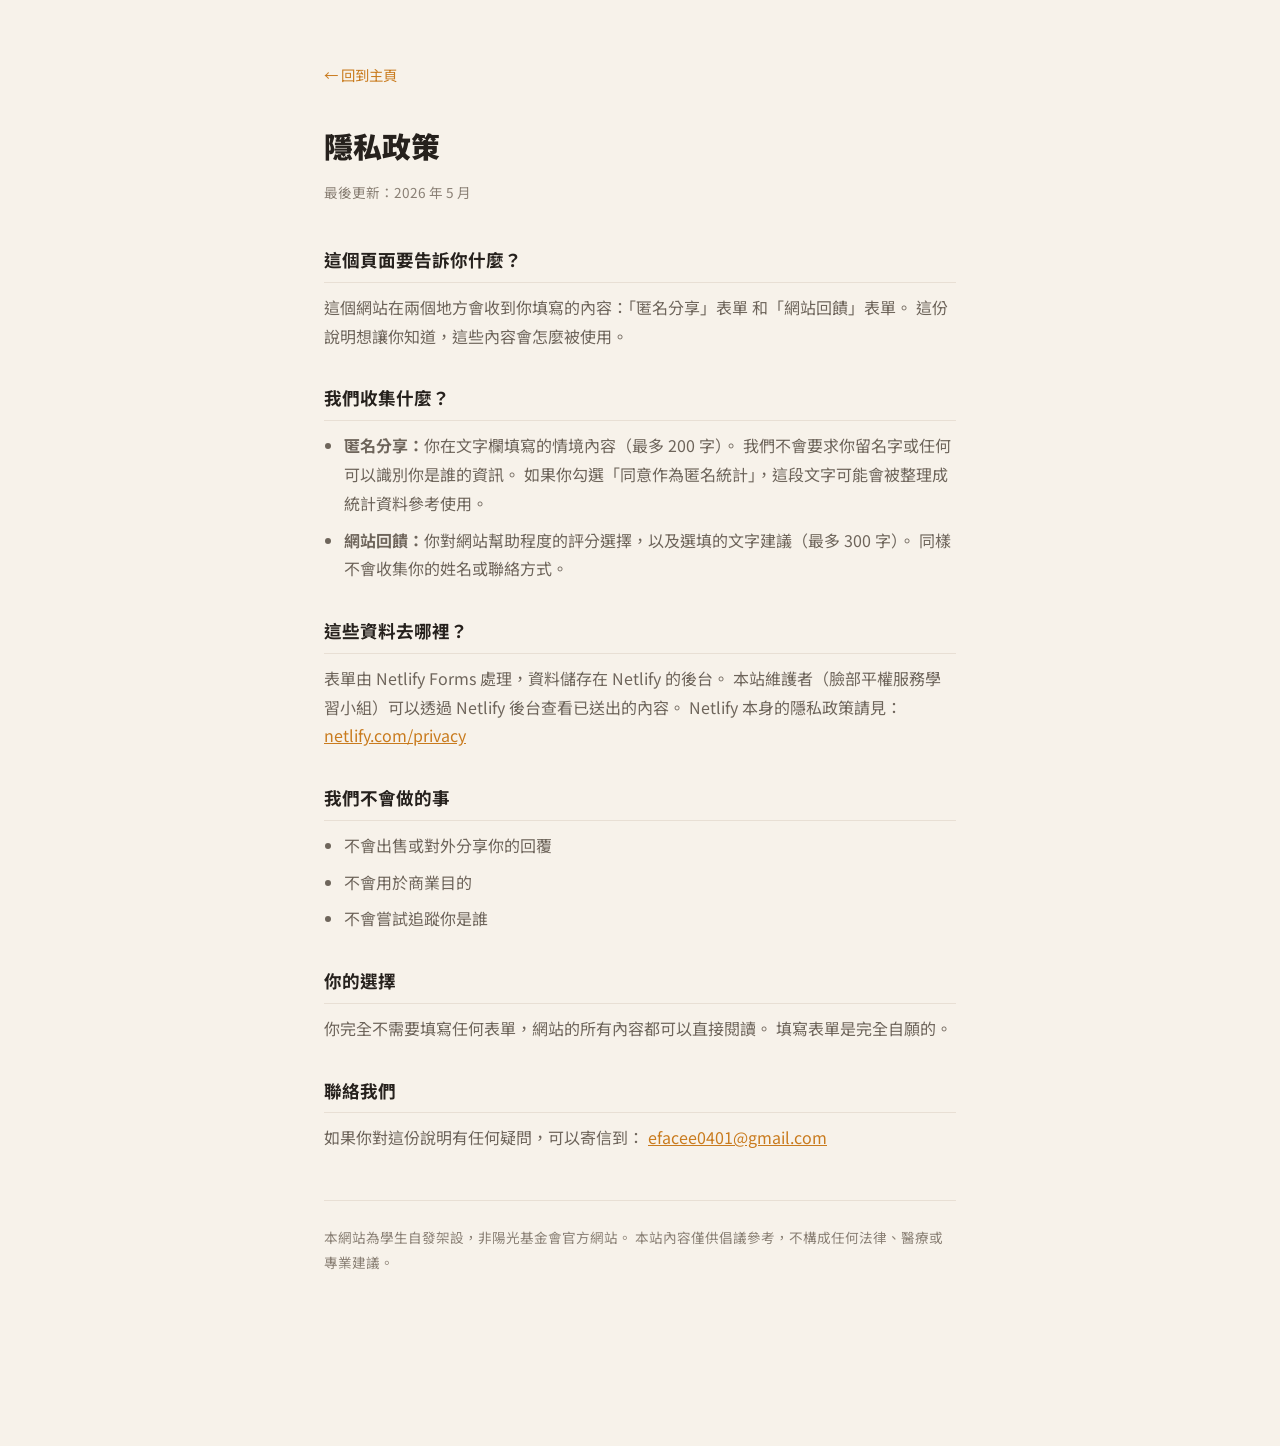
<file: privacy.html>
<!DOCTYPE html>
<html lang="zh-TW">
<head>
  <meta charset="UTF-8">
  <meta name="viewport" content="width=device-width, initial-scale=1.0">
  <title>隱私政策｜臉部平權</title>
  <meta name="robots" content="noindex">
  <link rel="preconnect" href="https://fonts.googleapis.com">
  <link rel="preconnect" href="https://fonts.gstatic.com" crossorigin>
  <link href="https://fonts.googleapis.com/css2?family=Noto+Sans+TC:wght@400;700;900&display=swap" rel="stylesheet">
  <link rel="stylesheet" href="css/base.css">
  <style>
    body {
      background: var(--bg);
      color: var(--text);
      font-family: 'Noto Sans TC', sans-serif;
      line-height: 1.8;
    }
    .privacy-wrap {
      max-width: 680px;
      margin: 60px auto;
      padding: 0 24px 100px;
    }
    .privacy-back {
      display: inline-block;
      color: var(--primary);
      text-decoration: none;
      font-size: 0.9rem;
      margin-bottom: 32px;
    }
    .privacy-back:hover { text-decoration: underline; }
    h1 {
      font-size: 1.8rem;
      font-weight: 900;
      color: var(--text);
      margin-bottom: 8px;
    }
    .privacy-date {
      font-size: 0.85rem;
      color: var(--text-soft);
      margin-bottom: 40px;
    }
    h2 {
      font-size: 1.1rem;
      font-weight: 700;
      color: var(--text);
      margin: 32px 0 10px;
      padding-bottom: 6px;
      border-bottom: 1px solid var(--divider);
    }
    p { margin-bottom: 12px; color: var(--text-muted); }
    ul {
      padding-left: 20px;
      margin-bottom: 12px;
      color: var(--text-muted);
    }
    li { margin-bottom: 8px; }
    a { color: var(--primary); }
    a:hover { text-decoration: underline; }
    .privacy-footer-note {
      margin-top: 48px;
      padding-top: 24px;
      border-top: 1px solid var(--divider);
      font-size: 0.85rem;
      color: var(--text-soft);
    }
  </style>
</head>
<body>
  <main class="privacy-wrap">

    <a href="index.html" class="privacy-back">← 回到主頁</a>

    <h1>隱私政策</h1>
    <p class="privacy-date">最後更新：2026 年 5 月</p>

    <h2>這個頁面要告訴你什麼？</h2>
    <p>
      這個網站在兩個地方會收到你填寫的內容：「匿名分享」表單 和「網站回饋」表單。
      這份說明想讓你知道，這些內容會怎麼被使用。
    </p>

    <h2>我們收集什麼？</h2>
    <ul>
      <li>
        <strong>匿名分享：</strong>你在文字欄填寫的情境內容（最多 200 字）。
        我們不會要求你留名字或任何可以識別你是誰的資訊。
        如果你勾選「同意作為匿名統計」，這段文字可能會被整理成統計資料參考使用。
      </li>
      <li>
        <strong>網站回饋：</strong>你對網站幫助程度的評分選擇，以及選填的文字建議（最多 300 字）。
        同樣不會收集你的姓名或聯絡方式。
      </li>
    </ul>

    <h2>這些資料去哪裡？</h2>
    <p>
      表單由 Netlify Forms 處理，資料儲存在 Netlify 的後台。
      本站維護者（臉部平權服務學習小組）可以透過 Netlify 後台查看已送出的內容。
      Netlify 本身的隱私政策請見：
      <a href="https://www.netlify.com/privacy/" target="_blank" rel="noopener noreferrer">netlify.com/privacy</a>
    </p>

    <h2>我們不會做的事</h2>
    <ul>
      <li>不會出售或對外分享你的回覆</li>
      <li>不會用於商業目的</li>
      <li>不會嘗試追蹤你是誰</li>
    </ul>

    <h2>你的選擇</h2>
    <p>
      你完全不需要填寫任何表單，網站的所有內容都可以直接閱讀。
      填寫表單是完全自願的。
    </p>

    <h2>聯絡我們</h2>
    <p>
      如果你對這份說明有任何疑問，可以寄信到：
      <a href="mailto:efacee0401@gmail.com">efacee0401@gmail.com</a>
    </p>

    <p class="privacy-footer-note">
      本網站為學生自發架設，非陽光基金會官方網站。
      本站內容僅供倡議參考，不構成任何法律、醫療或專業建議。
    </p>

  </main>
</body>
</html>
</file>
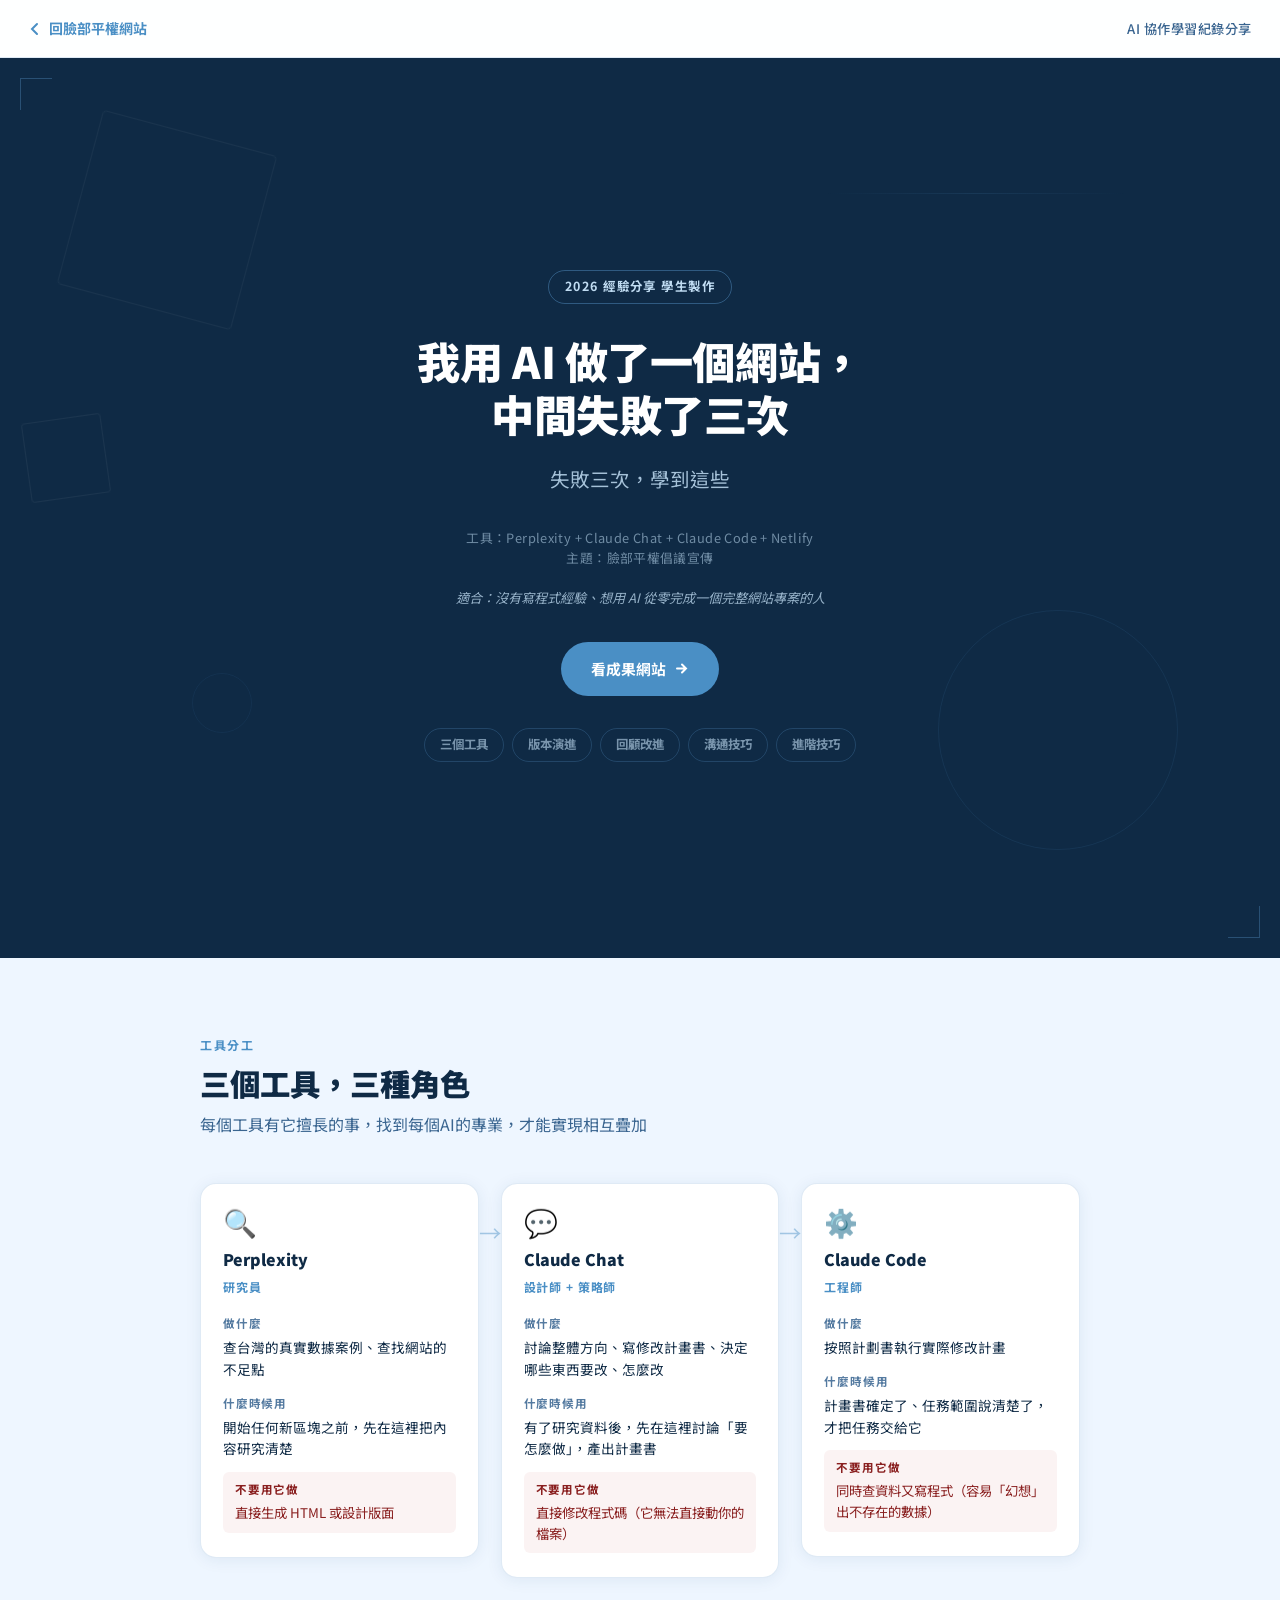
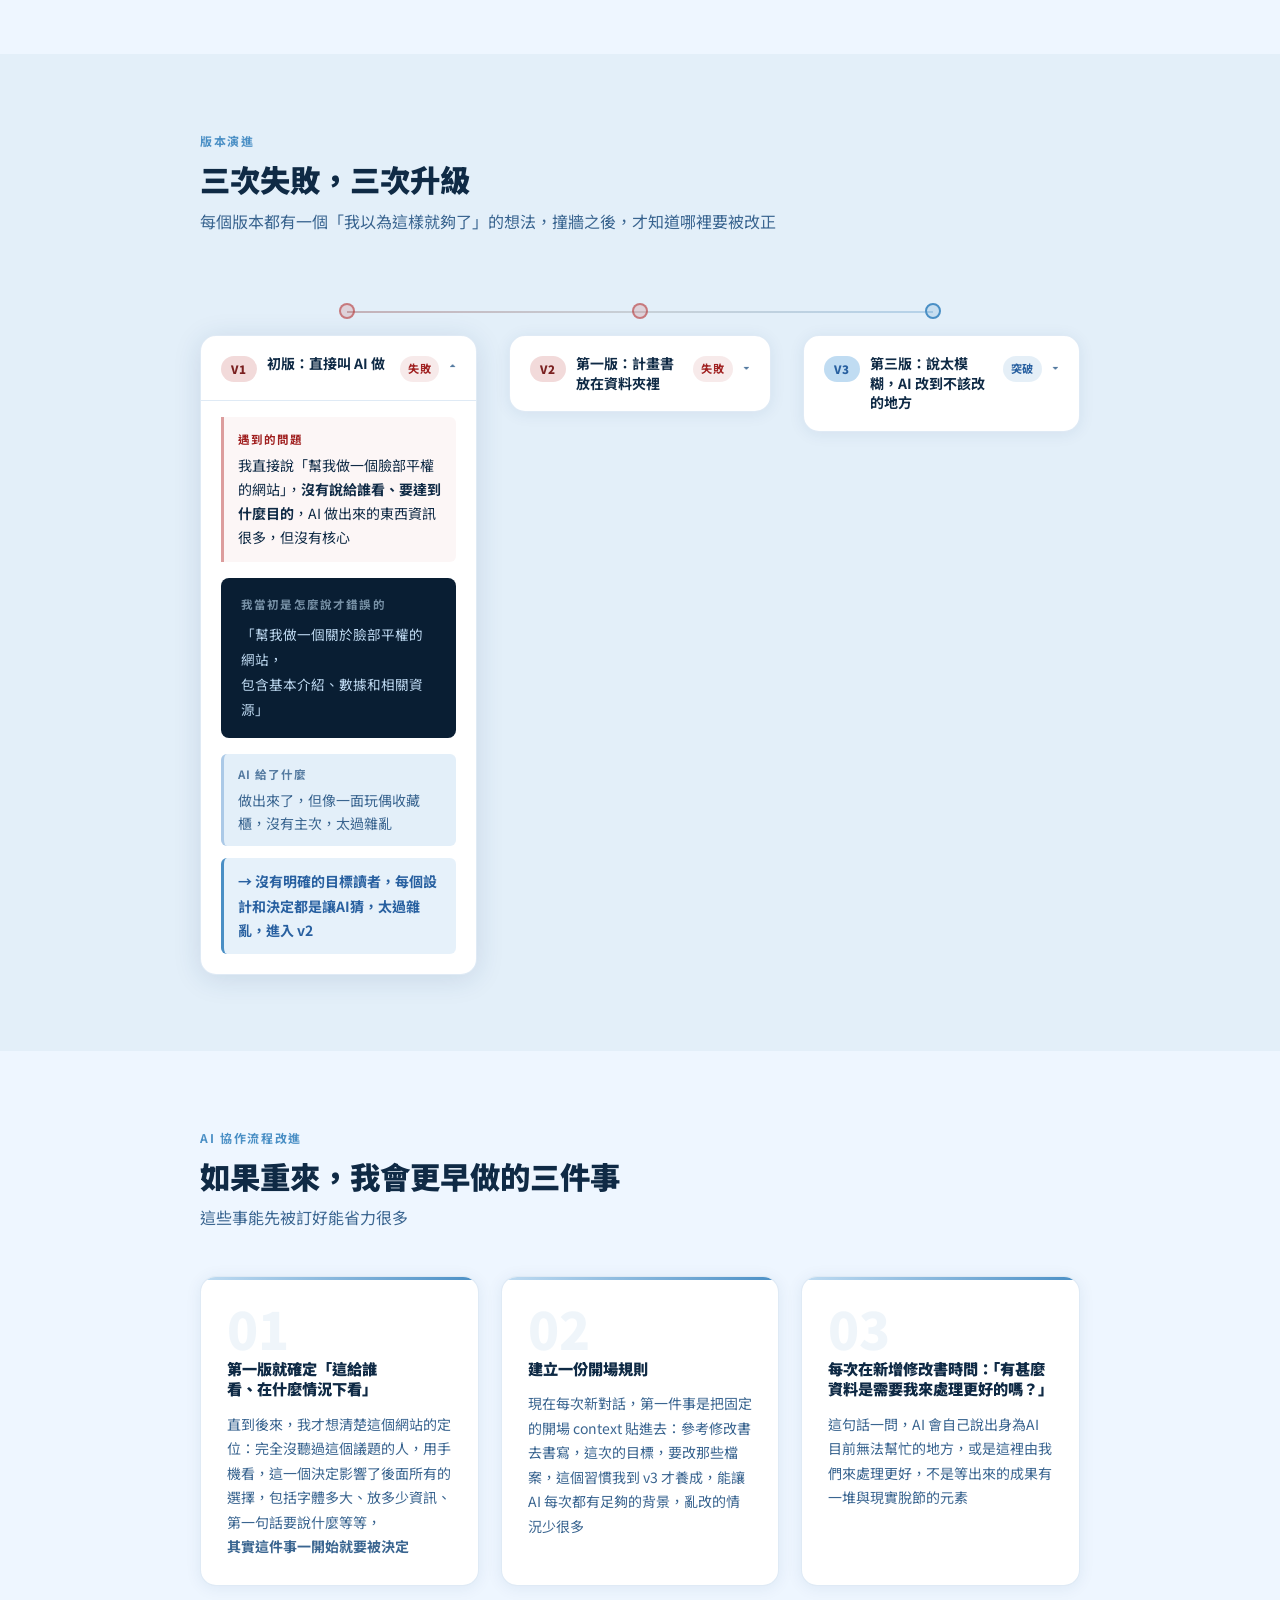
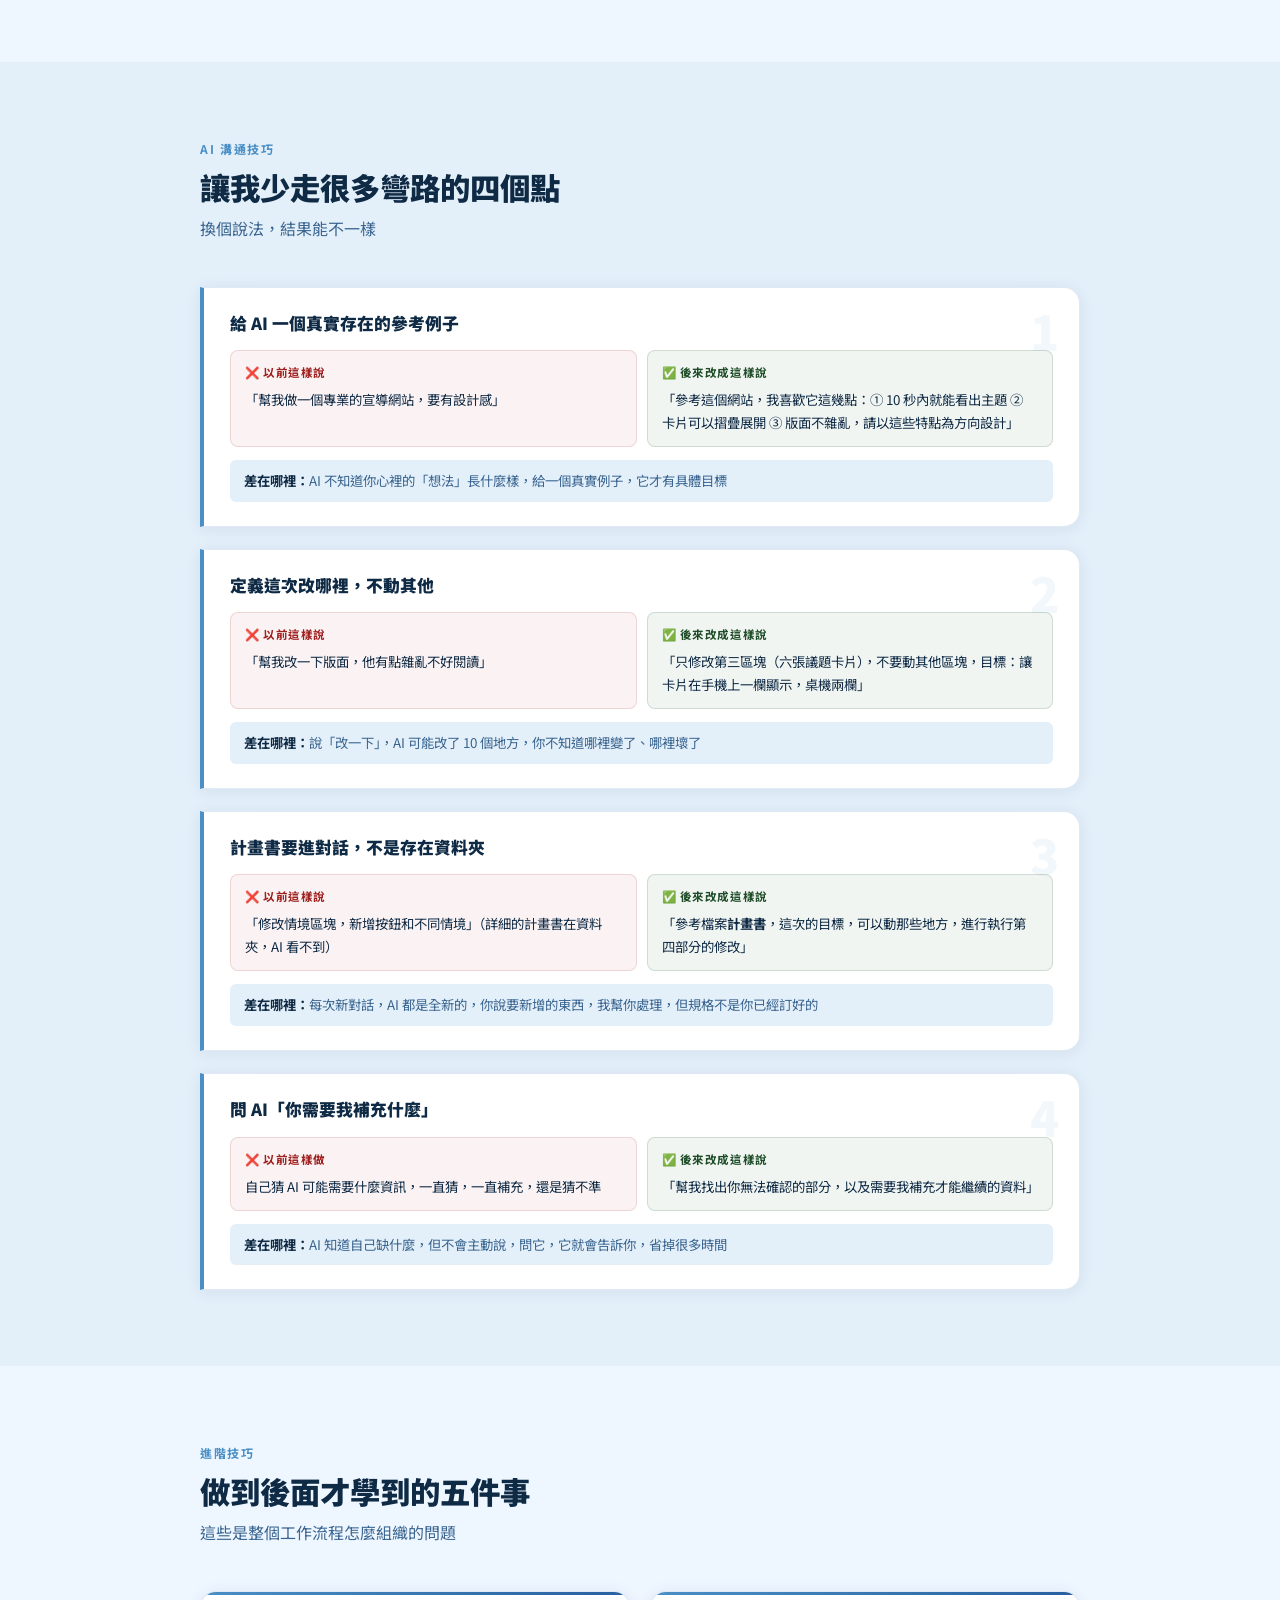
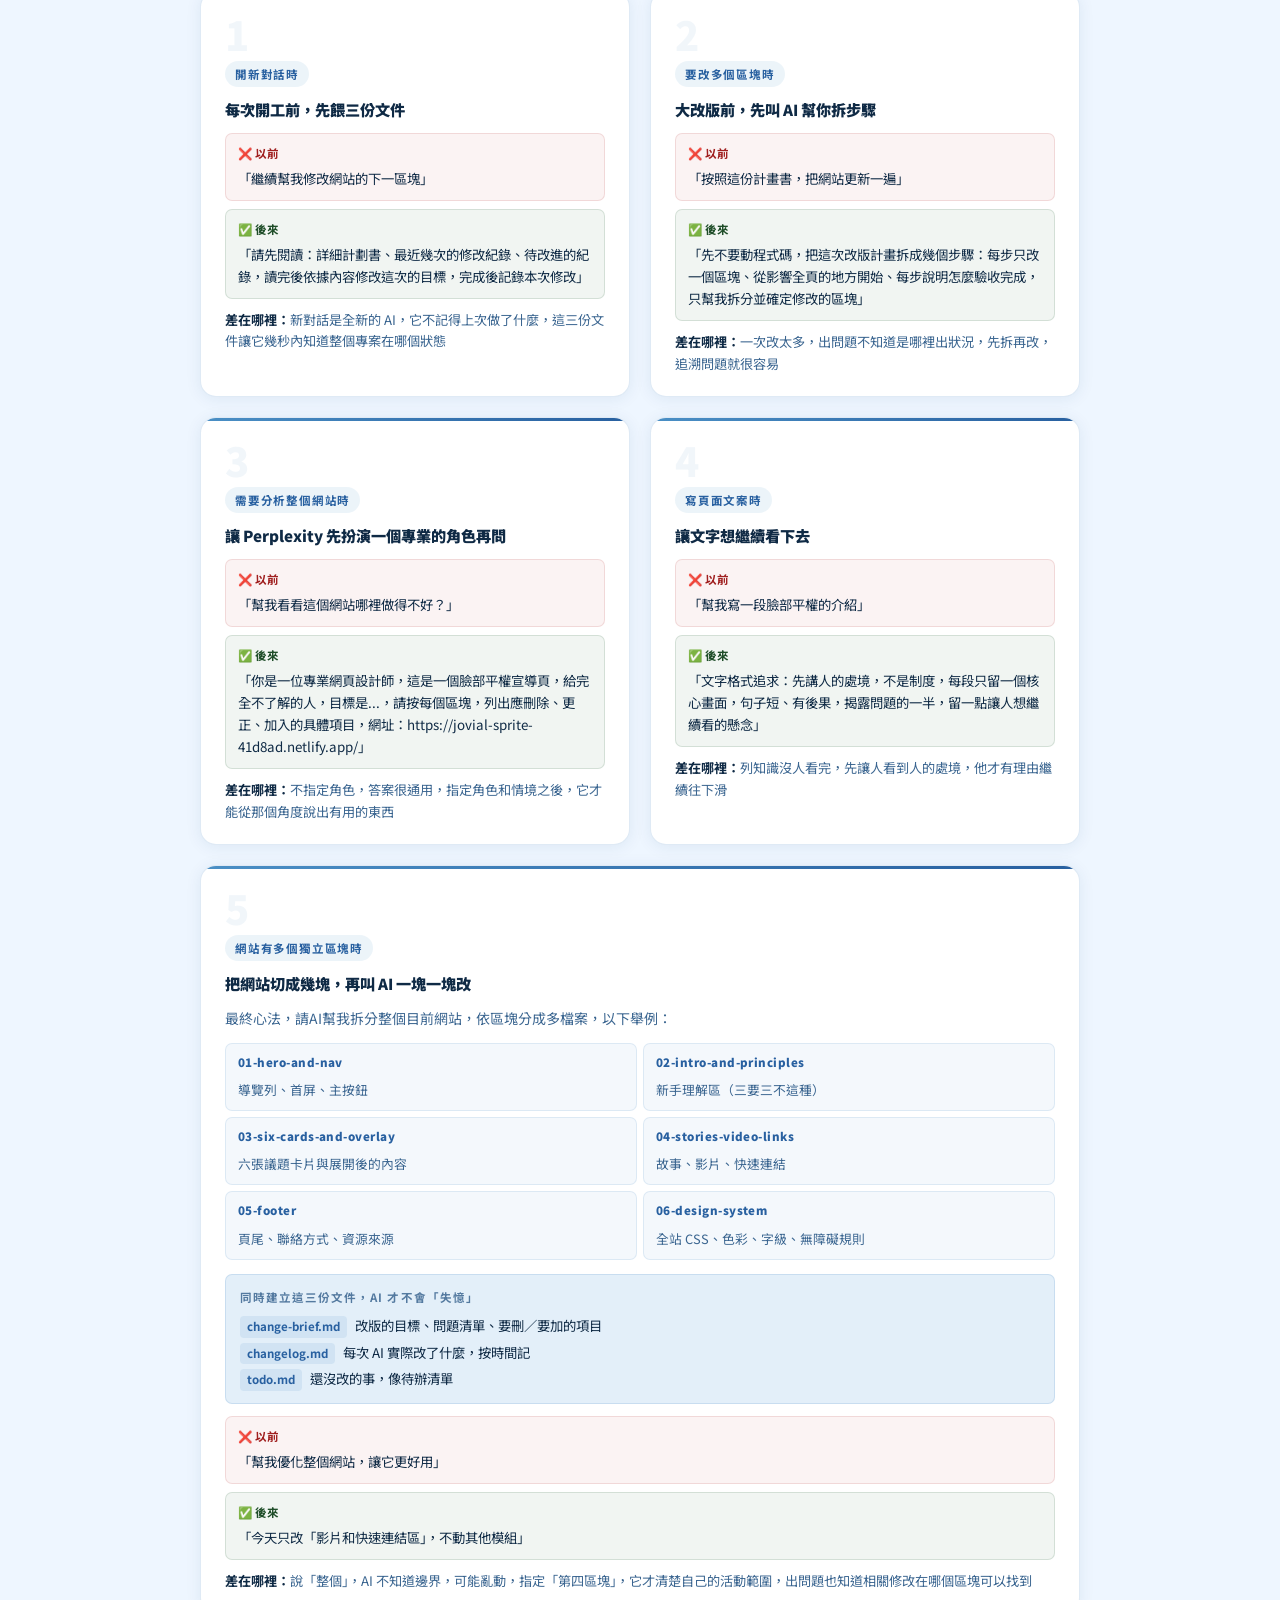
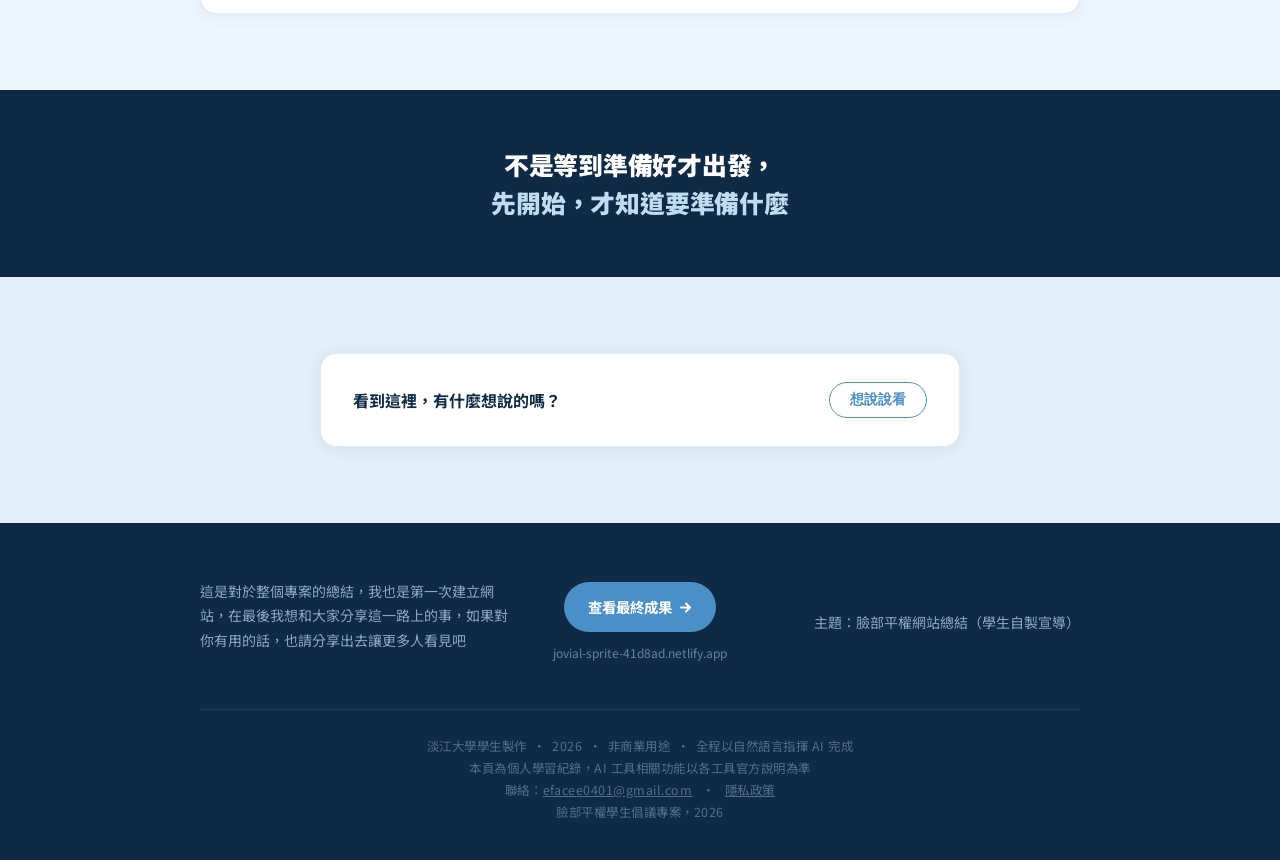
<file: face-summary/sum-index.html>
<!DOCTYPE html>
<html lang="zh-TW">
<head>
<meta charset="UTF-8">
<meta name="viewport" content="width=device-width, initial-scale=1.0">
<title>我用 AI 做了一個網站 | 學習紀錄</title>
<meta name="description" content="淡江大學學生用 Perplexity + Claude 製作臉部平權宣傳網站，三次版本迭代的 AI 協作學習紀錄">
<link rel="canonical" href="https://fapjsummary.netlify.app/" />
<meta property="og:type" content="article" />
<meta property="og:title" content="我用 AI 做了一個網站，中間失敗了三次 | 學習紀錄" />
<meta property="og:description" content="用 Perplexity + Claude 製作倡議網站的三次失敗與學習紀錄。大一學生的 AI 協作完整紀錄。" />
<meta property="og:image" content="https://fapjsummary.netlify.app/og-cover.png" />
<meta property="og:url" content="https://fapjsummary.netlify.app/" />
<meta property="og:locale" content="zh_TW" />
<meta name="twitter:card" content="summary_large_image" />
<meta name="twitter:title" content="我用 AI 做了一個網站，中間失敗了三次" />
<meta name="twitter:description" content="用 Perplexity + Claude 製作倡議網站的三次失敗與學習紀錄" />
<meta name="twitter:image" content="https://fapjsummary.netlify.app/og-cover.png" />
<link rel="preconnect" href="https://fonts.googleapis.com">
<link rel="preconnect" href="https://fonts.gstatic.com" crossorigin>
<link href="https://fonts.googleapis.com/css2?family=Noto+Sans+TC:wght@400;500;700;900&display=swap" rel="stylesheet">
<style>
/* ── Reset ── */
*,*::before,*::after{box-sizing:border-box;margin:0;padding:0}
html{scroll-behavior:smooth;-webkit-font-smoothing:antialiased;color-scheme:light}
body{font-family:'Noto Sans TC',sans-serif;background:var(--bg);color:var(--text);line-height:1.75;overflow-x:hidden;text-rendering:optimizeLegibility}
a{color:inherit;text-decoration:none;touch-action:manipulation}
img{max-width:100%;display:block}
summary{list-style:none;cursor:pointer;touch-action:manipulation}
summary::-webkit-details-marker{display:none}
p{text-wrap:pretty}
h1,h2,h3,h4{text-wrap:balance}

/* ── Design Tokens ── */
:root{
  --bg:#EEF6FF;
  --bg-soft:#E3EFF9;
  --card:#FFFFFF;
  --primary:#4A8FC5;
  --primary-dk:#2860A0;
  --primary-lt:#C0DCF2;
  --text:#0F2A45;
  --text-muted:#3A6590;
  --text-dim:#547AA0;
  --border:rgba(80,140,200,0.18);
  --border-strong:rgba(80,140,200,0.38);
  --dark:#0F2A45;
  --dark-deeper:#091E33;
  --warn-bg:#F2DADA;
  --warn-text:#7A2020;
  --ok-bg:#D4ECD8;
  --ok-text:#1E4D28;
  --r:10px;
  --r-lg:16px;
  --sh:0 2px 16px rgba(20,60,110,0.08);
  --sh-md:0 4px 28px rgba(20,60,110,0.13);
}

/* ── Skip Link ── */
.skip{position:absolute;left:-9999px;top:4px;background:var(--primary);color:#fff;padding:8px 16px;border-radius:4px;z-index:9999;font-size:.875rem;font-weight:700}
.skip:focus{left:4px}

/* ── Nav ── */
nav{position:sticky;top:0;z-index:100;background:rgba(255,255,255,0.94);backdrop-filter:blur(14px);-webkit-backdrop-filter:blur(14px);border-bottom:1px solid var(--border);padding:0 28px;height:58px;display:flex;align-items:center;justify-content:space-between}
.nav-back{display:flex;align-items:center;gap:7px;font-size:.875rem;font-weight:700;color:var(--primary);transition:opacity .2s;touch-action:manipulation}
.nav-back:hover{opacity:.7}
.nav-back:focus-visible{outline:2px solid var(--primary);outline-offset:3px;border-radius:4px}
.nav-back svg{width:14px;height:14px;flex-shrink:0}
.nav-title{font-size:.825rem;font-weight:500;color:var(--text-muted);letter-spacing:.04em}

/* ── Hero ── */
.hero{position:relative;min-height:100svh;background:var(--dark);display:flex;align-items:center;justify-content:center;overflow:hidden;padding:88px 28px 72px}
.hero-inner{position:relative;z-index:2;max-width:740px;width:100%;margin:0 auto;text-align:center}
.hero-tag{display:inline-block;font-size:.78rem;font-weight:700;letter-spacing:.12em;text-transform:uppercase;color:var(--primary-lt);border:1px solid rgba(110,180,240,0.35);border-radius:99px;padding:5px 16px;margin-bottom:30px;opacity:0;animation:fadeUp .7s .1s ease both}
.hero h1{font-size:clamp(1.75rem,4.5vw,2.7rem);font-weight:900;color:#fff;line-height:1.22;margin-bottom:22px;letter-spacing:-.01em;opacity:0;animation:fadeUp .7s .25s ease both}
.hero-sub{font-size:clamp(1.05rem,2.5vw,1.22rem);color:rgba(192,220,242,0.85);margin-bottom:32px;font-weight:400;opacity:0;animation:fadeUp .7s .4s ease both}
.hero-meta{font-size:.8rem;color:rgba(192,220,242,0.55);letter-spacing:.03em;margin-bottom:18px;opacity:0;animation:fadeUp .7s .52s ease both;line-height:1.6}
.hero-audience{font-size:.82rem;color:rgba(192,220,242,0.75);margin-bottom:32px;opacity:0;animation:fadeUp .7s .58s ease both;font-style:italic}
.hero-cta{display:inline-flex;align-items:center;gap:8px;background:var(--primary);color:#fff;font-weight:700;font-size:.925rem;padding:14px 30px;border-radius:99px;transition:background .2s,transform .18s;opacity:0;animation:fadeUp .7s .64s ease both;touch-action:manipulation}
.hero-cta:hover{background:var(--primary-dk);transform:translateY(-2px)}
.hero-cta:focus-visible{outline:2px solid #fff;outline-offset:3px;border-radius:99px}
.hero-cta svg{width:15px;height:15px}
.hero-nav{display:flex;flex-wrap:wrap;gap:8px;justify-content:center;margin-top:32px;opacity:0;animation:fadeUp .7s .78s ease both}
.hnav{font-size:.78rem;font-weight:700;color:rgba(192,220,242,0.6);border:1px solid rgba(110,180,240,0.2);border-radius:99px;padding:5px 15px;transition:color .18s,border-color .18s,background .18s;touch-action:manipulation}
.hnav:hover{color:rgba(255,255,255,0.9);border-color:rgba(110,180,240,0.5);background:rgba(91,160,216,0.14)}
.hnav:focus-visible{outline:2px solid #fff;outline-offset:3px;border-radius:99px}

/* Geometric decorations */
.geo{position:absolute;pointer-events:none;will-change:transform}
.geo-1{top:8%;left:6%;width:180px;height:180px;border:1px solid rgba(255,255,255,0.045);border-radius:4px;transform:rotate(15deg)}
.geo-2{bottom:12%;right:8%;width:240px;height:240px;border:1px solid rgba(91,160,216,0.1);border-radius:50%}
.geo-3{top:40%;left:2%;width:80px;height:80px;border:1px solid rgba(255,255,255,0.05);border-radius:3px;transform:rotate(-8deg)}
.geo-4{top:15%;right:12%;width:100%;height:1px;background:linear-gradient(90deg,transparent,rgba(91,160,216,0.12),transparent);max-width:300px}
.geo-5{bottom:25%;left:15%;width:60px;height:60px;border:1px solid rgba(91,160,216,0.07);border-radius:50%}
.geo-corner{position:absolute;pointer-events:none}
.geo-corner-tl{top:20px;left:20px;width:32px;height:32px;border-top:1.5px solid rgba(110,180,240,0.28);border-left:1.5px solid rgba(110,180,240,0.28)}
.geo-corner-br{bottom:20px;right:20px;width:32px;height:32px;border-bottom:1.5px solid rgba(110,180,240,0.28);border-right:1.5px solid rgba(110,180,240,0.28)}

/* ── Section Wrapper ── */
.section{padding:76px 28px}
.section-inner{max-width:880px;margin:0 auto}
.section-alt{background:var(--bg-soft)}
.sec-label{display:block;font-size:.75rem;font-weight:700;letter-spacing:.14em;text-transform:uppercase;color:var(--primary);margin-bottom:10px}
.sec-title{font-size:clamp(1.45rem,3.5vw,1.9rem);font-weight:900;color:var(--text);line-height:1.2;margin-bottom:10px}
.sec-sub{font-size:1rem;color:var(--text-muted);margin-bottom:44px;line-height:1.7;max-width:640px}
.sec-header{margin-bottom:44px}

/* ── Reveal Animation ── */
.reveal{opacity:0;transform:translateY(22px);transition:opacity .55s ease,transform .55s ease}
.reveal.visible{opacity:1;transform:none}
@media(prefers-reduced-motion:reduce){
  .reveal,.hero-tag,.hero h1,.hero-sub,.hero-meta,.hero-audience,.hero-cta,.hero-nav{opacity:1;transform:none;animation:none;transition:none}
}

/* ── Timeline ── */
.timeline{display:grid;grid-template-columns:1fr 1fr 1fr;gap:0;position:relative}
.timeline::before{content:'';position:absolute;top:32px;left:calc(100%/6);right:calc(100%/6);height:2px;background:linear-gradient(90deg,var(--warn-text),#888,var(--primary));z-index:0;opacity:.3}
.tl-item{position:relative;padding-top:56px}
.tl-item:not(:last-child){padding-right:16px}
.tl-item:not(:first-child){padding-left:16px}
.tl-dot{position:absolute;top:24px;left:50%;transform:translateX(-50%);width:16px;height:16px;border-radius:50%;border:2px solid;z-index:1}
.tl-dot.fail{background:rgba(200,80,80,0.18);border-color:rgba(180,50,50,0.55)}
.tl-dot.win{background:rgba(74,143,197,0.18);border-color:var(--primary)}
details.tl-card{background:var(--card);border:1px solid var(--border);border-radius:var(--r-lg);box-shadow:var(--sh);overflow:hidden;transition:box-shadow .2s}
details.tl-card[open]{box-shadow:var(--sh-md)}
details.tl-card summary{padding:18px 20px;display:flex;align-items:flex-start;gap:10px;flex-wrap:wrap;user-select:none;transition:background .15s}
details.tl-card summary:hover{background:var(--bg-soft)}
details.tl-card summary:focus-visible{outline:2px solid var(--primary);outline-offset:-2px}
.tl-badge{font-size:.72rem;font-weight:900;letter-spacing:.08em;text-transform:uppercase;padding:3px 10px;border-radius:99px;flex-shrink:0;margin-top:2px}
.tl-badge.v1,.tl-badge.v2{background:var(--warn-bg);color:var(--warn-text)}
.tl-badge.v3{background:var(--primary-lt);color:var(--primary-dk)}
.tl-sum-text{font-size:.875rem;font-weight:700;color:var(--text);flex:1;line-height:1.4}
.tl-status{font-size:.7rem;font-weight:700;letter-spacing:.06em;padding:3px 8px;border-radius:99px;flex-shrink:0;margin-top:2px;text-transform:uppercase}
.tl-status.fail{background:rgba(180,50,50,0.1);color:#A02020}
.tl-status.win{background:rgba(74,143,197,0.14);color:var(--primary-dk)}
.tl-icon{font-size:.85rem;margin-left:auto;color:var(--text-dim);transition:transform .25s;flex-shrink:0;margin-top:1px}
details.tl-card[open] .tl-icon{transform:rotate(180deg)}
.tl-body{padding:16px 20px 20px;border-top:1px solid var(--border);display:flex;flex-direction:column;gap:12px}

/* ── Problem Block ── */
.prob-block{border-left:3px solid rgba(180,50,50,0.45);background:rgba(200,80,80,0.05);padding:12px 14px;border-radius:0 6px 6px 0}
.prob-label{font-size:.72rem;font-weight:700;letter-spacing:.09em;color:#A02020;text-transform:uppercase;margin-bottom:5px}
.prob-text{font-size:.875rem;color:var(--text);line-height:1.7}

/* ── Prompt Block ── */
.pb{background:var(--dark-deeper);border-radius:8px;padding:16px 20px;margin:4px 0}
.pb-label{font-size:.72rem;font-weight:700;letter-spacing:.1em;text-transform:uppercase;color:rgba(192,220,242,0.6);margin-bottom:8px}
.pb-text{font-size:.85rem;color:#BDD8F0;line-height:1.85;white-space:pre-wrap;font-family:'Noto Sans TC',monospace}
.pb-why{border-top:1px solid rgba(192,220,242,0.14);margin-top:12px;padding-top:12px;font-size:.8rem;color:#7BADD4;line-height:1.6}

/* ── Result / Next Block ── */
.res-block{font-size:.875rem;color:var(--text-muted);line-height:1.65;background:var(--bg-soft);padding:11px 14px;border-radius:6px;border-left:3px solid var(--border-strong)}
.res-label{font-size:.72rem;font-weight:700;letter-spacing:.09em;color:var(--text-dim);text-transform:uppercase;margin-bottom:5px}
.next-block{font-size:.875rem;font-weight:700;color:var(--primary-dk);background:rgba(192,220,242,0.4);padding:11px 14px;border-radius:6px;border-left:3px solid var(--primary)}

/* ── Methods ── */
.methods-grid{display:flex;flex-direction:column;gap:22px}
.method-card{background:var(--card);border:1px solid var(--border);border-left:4px solid var(--primary);border-radius:0 var(--r-lg) var(--r-lg) 0;padding:24px 26px;box-shadow:var(--sh);position:relative}
.method-num{position:absolute;top:18px;right:20px;font-size:3rem;font-weight:900;color:rgba(74,143,197,0.07);line-height:1;pointer-events:none;user-select:none}
.method-title{font-size:1.05rem;font-weight:900;color:var(--text);margin-bottom:16px;padding-right:52px;line-height:1.35}
.compare{display:grid;grid-template-columns:1fr 1fr;gap:10px;margin-bottom:13px}
.cmp{padding:12px 14px;border-radius:8px;font-size:.85rem;line-height:1.65}
.cmp-no{background:rgba(180,50,50,0.06);border:1px solid rgba(180,50,50,0.16)}
.cmp-yes{background:rgba(28,90,42,0.06);border:1px solid rgba(28,90,42,0.16)}
.cmp-tag{font-size:.72rem;font-weight:700;letter-spacing:.05em;display:block;margin-bottom:6px}
.cmp-no .cmp-tag{color:#A02020}
.cmp-yes .cmp-tag{color:var(--ok-text)}
.cmp-text{color:var(--text);font-size:.835rem;line-height:1.65}
.diff{font-size:.835rem;color:var(--text-muted);background:var(--bg-soft);padding:10px 14px;border-radius:6px;line-height:1.6}
.diff strong{color:var(--text);font-weight:700}

/* ── Tools ── */
.tools-flow{display:grid;grid-template-columns:1fr auto 1fr auto 1fr;align-items:start;gap:0}
.tool-arrow{display:flex;align-items:flex-start;justify-content:center;padding-top:30px;color:var(--primary);font-size:1.4rem;opacity:.45}
.tool-card{background:var(--card);border:1px solid var(--border);border-radius:var(--r-lg);padding:24px 22px;box-shadow:var(--sh);height:100%}
.tool-icon{font-size:1.7rem;margin-bottom:10px;line-height:1}
.tool-name{font-size:1rem;font-weight:900;color:var(--text);margin-bottom:3px}
.tool-role{font-size:.75rem;font-weight:700;letter-spacing:.07em;color:var(--primary);text-transform:uppercase;margin-bottom:16px}
.tool-row{font-size:.85rem;color:var(--text);line-height:1.6;margin-bottom:6px}
.tool-row-label{font-size:.72rem;font-weight:700;letter-spacing:.07em;color:var(--text-dim);text-transform:uppercase;margin-bottom:4px}
.tool-no{font-size:.835rem;color:#8A2020;background:rgba(180,50,50,0.06);border-radius:6px;padding:9px 12px;margin-top:12px;line-height:1.55}
.tool-no-label{font-size:.72rem;font-weight:700;letter-spacing:.07em;color:#8A2020;text-transform:uppercase;margin-bottom:4px}
.flow-step{display:flex;flex-direction:column;gap:6px}

/* ── Improvements ── */
.improve-grid{display:grid;grid-template-columns:1fr 1fr 1fr;gap:22px}
.improve-card{background:var(--card);border:1px solid var(--border);border-radius:var(--r-lg);padding:26px;box-shadow:var(--sh);position:relative;overflow:hidden}
.improve-card::after{content:'';position:absolute;top:0;left:0;right:0;height:3px;background:linear-gradient(90deg,var(--primary-lt),var(--primary))}
.improve-num{font-size:3.2rem;font-weight:900;color:rgba(74,143,197,0.09);line-height:1;margin-bottom:4px;user-select:none}
.improve-title{font-size:.95rem;font-weight:900;color:var(--text);margin-bottom:13px;line-height:1.35}
.improve-body{font-size:.875rem;color:var(--text-muted);line-height:1.75}

/* ── Advanced Cards ── */
.adv-grid{display:grid;grid-template-columns:1fr 1fr;gap:20px}
.adv-card{background:var(--card);border:1px solid var(--border);border-radius:var(--r-lg);padding:22px 24px;box-shadow:var(--sh);position:relative;overflow:hidden}
.adv-card::before{content:'';position:absolute;top:0;left:0;right:0;height:3px;background:linear-gradient(90deg,var(--primary),var(--primary-dk))}
.adv-num{font-size:2.5rem;font-weight:900;color:rgba(74,143,197,0.08);line-height:1;margin-bottom:4px;user-select:none}
.adv-ctx{display:inline-block;font-size:.72rem;font-weight:700;letter-spacing:.07em;color:var(--primary-dk);background:rgba(74,143,197,0.1);padding:3px 10px;border-radius:99px;margin-bottom:12px}
.adv-title{font-size:.95rem;font-weight:900;color:var(--text);margin-bottom:14px;line-height:1.35}
.adv-cmp{font-size:.835rem;line-height:1.65;padding:10px 12px;border-radius:7px;margin-bottom:8px}
.adv-cmp-no{background:rgba(180,50,50,0.06);border:1px solid rgba(180,50,50,0.14)}
.adv-cmp-yes{background:rgba(28,90,42,0.06);border:1px solid rgba(28,90,42,0.14)}
.adv-cmp-tag{font-size:.72rem;font-weight:700;display:block;margin-bottom:5px}
.adv-cmp-no .adv-cmp-tag{color:#A02020}
.adv-cmp-yes .adv-cmp-tag{color:var(--ok-text)}
.adv-diff{font-size:.825rem;color:var(--text-muted);margin-top:10px;line-height:1.6}
.adv-diff strong{color:var(--text);font-weight:700}
.mod-list{display:grid;grid-template-columns:1fr 1fr;gap:6px;margin:12px 0 14px}
.mod-item{background:rgba(74,143,197,0.06);border:1px solid rgba(80,140,200,0.14);border-radius:7px;padding:8px 12px}
.mod-code{font-size:.72rem;font-weight:900;color:var(--primary-dk);letter-spacing:.04em;display:block;margin-bottom:2px}
.mod-desc{font-size:.8rem;color:var(--text-muted);line-height:1.4}
.docs-rec{background:var(--bg-soft);border:1px solid var(--border);border-radius:7px;padding:12px 14px;margin:12px 0}
.docs-rec-label{font-size:.72rem;font-weight:700;letter-spacing:.09em;color:var(--text-dim);text-transform:uppercase;margin-bottom:9px}
.docs-rec-row{font-size:.835rem;color:var(--text);line-height:1.55;margin-bottom:5px;display:flex;align-items:baseline;gap:8px}
.docs-rec-row:last-child{margin-bottom:0}
.doc-tag{font-size:.72rem;font-weight:700;font-family:'Noto Sans TC',monospace;color:var(--primary-dk);background:rgba(74,143,197,0.12);padding:2px 7px;border-radius:4px;white-space:nowrap;flex-shrink:0}

/* ── Manifesto ── */
.manifesto{background:var(--dark);padding:56px 28px;text-align:center}
.manifesto-inner{max-width:580px;margin:0 auto}
.manifesto-text{font-size:clamp(1.15rem,3.2vw,1.55rem);font-weight:900;color:#fff;line-height:1.5;letter-spacing:-.01em}
.manifesto-text em{color:var(--primary-lt);font-style:normal}

/* ── Feedback ── */
.feedback-section-wrap{max-width:640px;margin:0 auto}
.feedback-card{background:var(--card);border:1px solid var(--border);border-radius:var(--r-lg);padding:28px 32px;box-shadow:var(--sh)}
.feedback-teaser{display:flex;align-items:center;justify-content:space-between;gap:16px;flex-wrap:wrap}
.feedback-teaser-text{font-size:1rem;font-weight:700;color:var(--text)}
.btn-fb-open{font-size:.875rem;font-weight:700;color:var(--primary);border:1.5px solid var(--primary);border-radius:99px;padding:8px 20px;background:transparent;cursor:pointer;transition:background .18s,color .18s;touch-action:manipulation}
.btn-fb-open:hover{background:var(--primary);color:#fff}
.btn-fb-open:focus-visible{outline:2px solid var(--primary);outline-offset:3px;border-radius:99px}
.feedback-form-wrap{max-height:0;overflow:hidden;opacity:0;transition:max-height 450ms ease,opacity 320ms ease}
.feedback-form-wrap.expanded{max-height:960px;opacity:1}
.feedback-form-title{font-size:1.05rem;font-weight:900;color:var(--text);margin:20px 0 5px}
.feedback-intro{font-size:.9rem;color:var(--text-muted);margin-bottom:22px;line-height:1.6}
.feedback-q{border:none;padding:0;margin-bottom:22px}
.feedback-q legend{font-size:.875rem;font-weight:700;color:var(--text);margin-bottom:10px;display:block}
.feedback-opts{display:flex;flex-wrap:wrap;gap:8px}
.feedback-opt{cursor:pointer;font-size:.85rem;font-weight:700;padding:8px 18px;border-radius:99px;border:1.5px solid var(--border-strong);color:var(--text);background:transparent;transition:background .15s,border-color .15s,color .15s;touch-action:manipulation;user-select:none}
.feedback-opt:hover{border-color:var(--primary);background:var(--primary-lt);color:var(--primary-dk)}
.feedback-opt.selected{background:var(--primary-lt);border-color:var(--primary);color:var(--primary-dk)}
.feedback-opt.dimmed{opacity:.32}
.feedback-tags{display:flex;flex-wrap:wrap;gap:8px}
.feedback-tag{cursor:pointer;font-size:.8rem;font-weight:700;padding:6px 14px;border-radius:7px;border:1.5px solid var(--border);color:var(--text-muted);background:transparent;transition:background .15s,border-color .15s,color .15s,transform .12s;touch-action:manipulation;user-select:none}
.feedback-tag:hover{border-color:var(--primary);color:var(--primary-dk)}
.feedback-tag.selected{background:var(--primary-lt);border-color:var(--primary);color:var(--primary-dk);transform:scale(1.05)}
.feedback-tag.dimmed{opacity:.32}
.feedback-textarea{width:100%;border:1.5px solid var(--border-strong);border-radius:var(--r);padding:12px 14px;font-family:'Noto Sans TC',sans-serif;font-size:.875rem;color:var(--text);resize:vertical;min-height:82px;transition:border-color .2s;line-height:1.65}
.feedback-textarea:focus{outline:none;border-color:var(--primary)}
.btn-fb-submit{display:inline-flex;align-items:center;gap:7px;background:var(--primary);color:#fff;font-weight:700;font-size:.9rem;padding:12px 26px;border-radius:99px;border:none;cursor:pointer;transition:background .2s,transform .18s;touch-action:manipulation}
.btn-fb-submit:hover{background:var(--primary-dk);transform:translateY(-1px)}
.btn-fb-submit:focus-visible{outline:2px solid var(--primary);outline-offset:3px;border-radius:99px}
.btn-fb-submit:disabled{opacity:.55;cursor:not-allowed;transform:none}
.feedback-thanks{display:none;text-align:center;padding:20px 0 6px}
.feedback-thanks.visible{display:block;animation:fadeUp .5s ease both}
.thanks-icon{font-size:2.2rem;color:var(--primary);margin-bottom:10px;font-weight:900;line-height:1}
.feedback-thanks p{font-size:.925rem;color:var(--text-muted);line-height:1.75;margin-bottom:6px}
.btn-fb-back{display:inline-block;margin-top:14px;font-size:.85rem;font-weight:700;color:var(--primary);border:1.5px solid var(--primary);border-radius:99px;padding:8px 22px;background:transparent;cursor:pointer;transition:background .18s,color .18s;touch-action:manipulation}
.btn-fb-back:hover{background:var(--primary);color:#fff}
@media(max-width:767px){
  .feedback-card{padding:20px 18px}
  .feedback-opts,.feedback-tags{flex-direction:column}
}

/* ── Footer ── */
footer{background:var(--dark);color:rgba(192,220,242,0.7);padding:56px 28px 36px}
.footer-inner{max-width:880px;margin:0 auto}
.footer-top{display:grid;grid-template-columns:1fr auto 1fr;gap:36px;align-items:center;margin-bottom:44px}
.footer-left p{font-size:.875rem;line-height:1.75;margin-bottom:13px}
.footer-tools{display:flex;flex-wrap:wrap;gap:7px;margin-top:8px}
.footer-tool-tag{font-size:.72rem;font-weight:700;letter-spacing:.05em;padding:4px 11px;border-radius:99px;background:rgba(74,143,197,0.18);color:rgba(192,220,242,0.9);border:1px solid rgba(74,143,197,0.3)}
.footer-cta{display:flex;flex-direction:column;align-items:center;gap:12px;text-align:center}
.footer-btn{display:inline-flex;align-items:center;gap:7px;background:var(--primary);color:#fff;font-weight:700;font-size:.9rem;padding:12px 24px;border-radius:99px;transition:background .2s,transform .18s;white-space:nowrap;touch-action:manipulation}
.footer-btn:hover{background:var(--primary-dk);transform:translateY(-2px)}
.footer-btn:focus-visible{outline:2px solid #fff;outline-offset:3px;border-radius:99px}
.footer-url{font-size:.75rem;color:rgba(192,220,242,0.5);word-break:break-all;max-width:200px;text-align:center;line-height:1.5}
.footer-right p{font-size:.875rem;line-height:1.75;text-align:right}
.footer-divider{height:1px;background:rgba(74,143,197,0.18);margin-bottom:26px}
.footer-bottom{text-align:center;font-size:.78rem;color:rgba(192,220,242,0.38);letter-spacing:.04em}

/* ── Keyframes ── */
@keyframes fadeUp{from{opacity:0;transform:translateY(16px)}to{opacity:1;transform:none}}

/* ── Mobile ── */
@media(max-width:767px){
  .timeline{grid-template-columns:1fr;gap:16px}
  .timeline::before{display:none}
  .tl-item{padding-top:0;padding-left:0!important;padding-right:0!important}
  .tl-dot{display:none}
  .compare{grid-template-columns:1fr}
  .tools-flow{grid-template-columns:1fr;gap:16px}
  .tool-arrow{display:none}
  .improve-grid{grid-template-columns:1fr}
  .adv-grid{grid-template-columns:1fr}
  .mod-list{grid-template-columns:1fr}
  .footer-top{grid-template-columns:1fr}
  .footer-right p{text-align:left}
  .footer-cta{align-items:flex-start}
  .footer-url{text-align:left}
  nav{padding:0 16px}
  .section{padding:56px 16px}
  .sec-sub{max-width:100%}
}
@media(max-width:560px){
  .hero{padding:80px 20px 64px}
  .method-card{padding:20px 18px}
}
</style>
</head>
<body>

<a href="#main" class="skip">跳至主要內容</a>

<!-- Nav -->
<nav aria-label="網站導覽">
  <a href="https://jovial-sprite-41d8ad.netlify.app/" class="nav-back" aria-label="回臉部平權網站">
    <svg viewBox="0 0 14 14" fill="none" stroke="currentColor" stroke-width="2" stroke-linecap="round" aria-hidden="true"><path d="M9 2L4 7l5 5"/></svg>
    回臉部平權網站
  </a>
  <span class="nav-title">AI 協作學習紀錄分享</span>
</nav>

<main id="main">

<!-- ── Hero ── -->
<section class="hero" aria-label="介紹">
  <div class="geo geo-1" aria-hidden="true"></div>
  <div class="geo geo-2" aria-hidden="true"></div>
  <div class="geo geo-3" aria-hidden="true"></div>
  <div class="geo geo-4" aria-hidden="true"></div>
  <div class="geo geo-5" aria-hidden="true"></div>
  <div class="geo-corner geo-corner-tl" aria-hidden="true"></div>
  <div class="geo-corner geo-corner-br" aria-hidden="true"></div>
  <div class="hero-inner">
    <span class="hero-tag">2026 經驗分享 學生製作</span>
    <h1>我用 AI 做了一個網站，<br>中間失敗了三次</h1>
    <p class="hero-sub">失敗三次，學到這些</p>
    <p class="hero-meta">工具：Perplexity&thinsp;+&thinsp;Claude Chat&thinsp;+&thinsp;Claude Code&thinsp;+&thinsp;Netlify<br>主題：臉部平權倡議宣傳</p>
    <p class="hero-audience">適合：沒有寫程式經驗、想用 AI 從零完成一個完整網站專案的人</p>
    <a href="https://jovial-sprite-41d8ad.netlify.app/" class="hero-cta">
      看成果網站
      <svg viewBox="0 0 15 15" fill="none" stroke="currentColor" stroke-width="2" stroke-linecap="round" aria-hidden="true"><path d="M3 7.5h9M8 3.5l4 4-4 4"/></svg>
    </a>
    <div class="hero-nav" role="navigation" aria-label="頁面章節">
      <a href="#tools" class="hnav">三個工具</a>
      <a href="#timeline" class="hnav">版本演進</a>
      <a href="#improve" class="hnav">回顧改進</a>
      <a href="#methods" class="hnav">溝通技巧</a>
      <a href="#adv" class="hnav">進階技巧</a>
    </div>
  </div>
</section>

<!-- ── Tools（先看工具分工）── -->
<section class="section" id="tools" aria-labelledby="tools-title">
  <div class="section-inner">
    <div class="sec-header reveal">
      <span class="sec-label">工具分工</span>
      <h2 class="sec-title" id="tools-title">三個工具，三種角色</h2>
      <p class="sec-sub">每個工具有它擅長的事，找到每個AI的專業，才能實現相互疊加</p>
    </div>
    <div class="tools-flow reveal">

      <div class="flow-step">
        <div class="tool-card">
          <div class="tool-icon" aria-hidden="true">🔍</div>
          <div class="tool-name">Perplexity</div>
          <div class="tool-role">研究員</div>
          <div class="tool-row-label">做什麼</div>
          <div class="tool-row">查台灣的真實數據案例、查找網站的不足點</div>
          <div class="tool-row-label" style="margin-top:12px">什麼時候用</div>
          <div class="tool-row">開始任何新區塊之前，先在這裡把內容研究清楚</div>
          <div class="tool-no">
            <div class="tool-no-label">不要用它做</div>
            直接生成 HTML 或設計版面
          </div>
        </div>
      </div>

      <div class="tool-arrow" aria-hidden="true">→</div>

      <div class="flow-step">
        <div class="tool-card">
          <div class="tool-icon" aria-hidden="true">💬</div>
          <div class="tool-name">Claude Chat</div>
          <div class="tool-role">設計師 + 策略師</div>
          <div class="tool-row-label">做什麼</div>
          <div class="tool-row">討論整體方向、寫修改計畫書、決定哪些東西要改、怎麼改</div>
          <div class="tool-row-label" style="margin-top:12px">什麼時候用</div>
          <div class="tool-row">有了研究資料後，先在這裡討論「要怎麼做」，產出計畫書</div>
          <div class="tool-no">
            <div class="tool-no-label">不要用它做</div>
            直接修改程式碼（它無法直接動你的檔案）
          </div>
        </div>
      </div>

      <div class="tool-arrow" aria-hidden="true">→</div>

      <div class="flow-step">
        <div class="tool-card">
          <div class="tool-icon" aria-hidden="true">⚙️</div>
          <div class="tool-name">Claude Code</div>
          <div class="tool-role">工程師</div>
          <div class="tool-row-label">做什麼</div>
          <div class="tool-row">按照計劃書執行實際修改計畫</div>
          <div class="tool-row-label" style="margin-top:12px">什麼時候用</div>
          <div class="tool-row">計畫書確定了、任務範圍說清楚了，才把任務交給它</div>
          <div class="tool-no">
            <div class="tool-no-label">不要用它做</div>
            同時查資料又寫程式（容易「幻想」出不存在的數據）
          </div>
        </div>
      </div>

    </div>
  </div>
</section>

<!-- ── Timeline（版本演進）── -->
<section class="section section-alt" id="timeline" aria-labelledby="tl-title">
  <div class="section-inner">
    <div class="sec-header reveal">
      <span class="sec-label">版本演進</span>
      <h2 class="sec-title" id="tl-title">三次失敗，三次升級</h2>
      <p class="sec-sub">每個版本都有一個「我以為這樣就夠了」的想法，撞牆之後，才知道哪裡要被改正</p>
    </div>
    <div class="timeline reveal">

      <!-- v1 -->
      <div class="tl-item">
        <div class="tl-dot fail" aria-hidden="true"></div>
        <details class="tl-card" open>
          <summary>
            <span class="tl-badge v1">v1</span>
            <span class="tl-sum-text">初版：直接叫 AI 做</span>
            <span class="tl-status fail">失敗</span>
            <span class="tl-icon" aria-hidden="true">▾</span>
          </summary>
          <div class="tl-body">
            <div class="prob-block">
              <div class="prob-label">遇到的問題</div>
              <p class="prob-text">我直接說「幫我做一個臉部平權的網站」，<strong>沒有說給誰看、要達到什麼目的</strong>，AI 做出來的東西資訊很多，但沒有核心</p>
            </div>
            <div class="pb">
              <div class="pb-label">我當初是怎麼說才錯誤的</div>
              <div class="pb-text">「幫我做一個關於臉部平權的網站，
包含基本介紹、數據和相關資源」</div>
            </div>
            <div class="res-block">
              <div class="res-label">AI 給了什麼</div>
              做出來了，但像一面玩偶收藏櫃，沒有主次，太過雜亂
            </div>
            <div class="next-block">→ 沒有明確的目標讀者，每個設計和決定都是讓AI猜，太過雜亂，進入 v2</div>
          </div>
        </details>
      </div>

      <!-- v2 -->
      <div class="tl-item">
        <div class="tl-dot fail" aria-hidden="true"></div>
        <details class="tl-card">
          <summary>
            <span class="tl-badge v2">v2</span>
            <span class="tl-sum-text">第一版：計畫書放在資料夾裡</span>
            <span class="tl-status fail">失敗</span>
            <span class="tl-icon" aria-hidden="true">▾</span>
          </summary>
          <div class="tl-body">
            <div class="prob-block">
              <div class="prob-label">遇到的問題</div>
              <p class="prob-text">我花整理一份詳細的修改計畫書，但每次進行新對話，AI都完全不知道這份文件的存在，所有詳細訂好的規則，AI 根本沒看到</p>
            </div>
            <div class="pb">
              <div class="pb-label">我是怎麼說的（錯誤方式）</div>
              <div class="pb-text">「修改hero首屏的資料」 AI 的反應：「好的你有提要改按鈕，要改配色，我隨便幫你改一種適合的」，已經訂好的資料全都沒看到</div>
            </div>
            <div class="res-block">
              <div class="res-label">AI 給了什麼</div>
              AI 不知道我們之前談好的設計方向和內容
            </div>
            <div class="next-block">→ 修改計畫書要給AI看到，不是存在資料夾裡以為他會自己讀，進入 v3</div>
          </div>
        </details>
      </div>

      <!-- v3 -->
      <div class="tl-item">
        <div class="tl-dot win" aria-hidden="true"></div>
        <details class="tl-card">
          <summary>
            <span class="tl-badge v3">v3</span>
            <span class="tl-sum-text">第三版：說太模糊，AI 改到不該改的地方</span>
            <span class="tl-status win">突破</span>
            <span class="tl-icon" aria-hidden="true">▾</span>
          </summary>
          <div class="tl-body">
            <div class="prob-block">
              <div class="prob-label">還有一個問題</div>
              <p class="prob-text">說「幫我改情境區」，但連三不三要都一起改動了</p>
            </div>
            <div class="pb">
              <div class="pb-label">改進後的說法</div>
              <div class="pb-text">「只修改情境區塊，<strong>不要動其他任何未提到的區塊</strong>，修改目標：新增可點擊內頁」</div>
              <div class="pb-why">✓ 這樣說讓AI知道只能動這裡</div>
            </div>
            <div class="next-block">→ 確定一切都符合修改書，改排版回饋後就能上線啦</div>
          </div>
        </details>
      </div>

    </div><!-- /timeline -->
  </div>
</section>

<!-- ── Improvements（如果重來）── -->
<section class="section" id="improve" aria-labelledby="improve-title">
  <div class="section-inner">
    <div class="sec-header reveal">
      <span class="sec-label">AI 協作流程改進</span>
      <h2 class="sec-title" id="improve-title">如果重來，我會更早做的三件事</h2>
      <p class="sec-sub">這些事能先被訂好能省力很多</p>
    </div>
    <div class="improve-grid">

      <div class="improve-card reveal">
        <div class="improve-num" aria-hidden="true">01</div>
        <h3 class="improve-title">第一版就確定「這給誰看、在什麼情況下看」</h3>
        <p class="improve-body">直到後來，我才想清楚這個網站的定位：完全沒聽過這個議題的人，用手機看，這一個決定影響了後面所有的選擇，包括字體多大、放多少資訊、第一句話要說什麼等等，<br><strong>其實這件事一開始就要被決定</strong></p>
      </div>

      <div class="improve-card reveal">
        <div class="improve-num" aria-hidden="true">02</div>
        <h3 class="improve-title">建立一份開場規則</h3>
        <p class="improve-body">現在每次新對話，第一件事是把固定的開場 context 貼進去：參考修改書去書寫，這次的目標，要改那些檔案，這個習慣我到 v3 才養成，能讓AI 每次都有足夠的背景，亂改的情況少很多</p>
      </div>

      <div class="improve-card reveal">
        <div class="improve-num" aria-hidden="true">03</div>
        <h3 class="improve-title">每次在新增修改書時問：「有甚麼資料是需要我來處理更好的嗎？」</h3>
        <p class="improve-body">這句話一問，AI 會自己說出身為AI目前無法幫忙的地方，或是這裡由我們來處理更好，不是等出來的成果有一堆與現實脫節的元素</p>
      </div>

    </div>
  </div>
</section>

<!-- ── Methods（溝通技巧）── -->
<section class="section section-alt" id="methods" aria-labelledby="methods-title">
  <div class="section-inner">
    <div class="sec-header reveal">
      <span class="sec-label">AI 溝通技巧</span>
      <h2 class="sec-title" id="methods-title">讓我少走很多彎路的四個點</h2>
      <p class="sec-sub">換個說法，結果能不一樣</p>
    </div>
    <div class="methods-grid">

      <article class="method-card reveal">
        <span class="method-num" aria-hidden="true">1</span>
        <h3 class="method-title">給 AI 一個真實存在的參考例子</h3>
        <div class="compare">
          <div class="cmp cmp-no"><span class="cmp-tag">❌ 以前這樣說</span><span class="cmp-text">「幫我做一個專業的宣導網站，要有設計感」</span></div>
          <div class="cmp cmp-yes"><span class="cmp-tag">✅ 後來改成這樣說</span><span class="cmp-text">「參考這個網站，我喜歡它這幾點：① 10 秒內就能看出主題 ② 卡片可以摺疊展開 ③ 版面不雜亂，請以這些特點為方向設計」</span></div>
        </div>
        <div class="diff"><strong>差在哪裡：</strong>AI 不知道你心裡的「想法」長什麼樣，給一個真實例子，它才有具體目標</div>
      </article>

      <article class="method-card reveal">
        <span class="method-num" aria-hidden="true">2</span>
        <h3 class="method-title">定義這次改哪裡，不動其他</h3>
        <div class="compare">
          <div class="cmp cmp-no"><span class="cmp-tag">❌ 以前這樣說</span><span class="cmp-text">「幫我改一下版面，他有點雜亂不好閱讀」</span></div>
          <div class="cmp cmp-yes"><span class="cmp-tag">✅ 後來改成這樣說</span><span class="cmp-text">「只修改第三區塊（六張議題卡片），不要動其他區塊，目標：讓卡片在手機上一欄顯示，桌機兩欄」</span></div>
        </div>
        <div class="diff"><strong>差在哪裡：</strong>說「改一下」，AI 可能改了 10 個地方，你不知道哪裡變了、哪裡壞了</div>
      </article>

      <article class="method-card reveal">
        <span class="method-num" aria-hidden="true">3</span>
        <h3 class="method-title">計畫書要進對話，不是存在資料夾</h3>
        <div class="compare">
          <div class="cmp cmp-no"><span class="cmp-tag">❌ 以前這樣說</span><span class="cmp-text">「修改情境區塊，新增按鈕和不同情境」（詳細的計畫書在資料夾，AI 看不到）</span></div>
          <div class="cmp cmp-yes"><span class="cmp-tag">✅ 後來改成這樣說</span><span class="cmp-text">「參考檔案<strong>計畫書</strong>，這次的目標，可以動那些地方，進行執行第四部分的修改」</span></div>
        </div>
        <div class="diff"><strong>差在哪裡：</strong>每次新對話，AI 都是全新的，你說要新增的東西，我幫你處理，但規格不是你已經訂好的</div>
      </article>

      <article class="method-card reveal">
        <span class="method-num" aria-hidden="true">4</span>
        <h3 class="method-title">問 AI「你需要我補充什麼」</h3>
        <div class="compare">
          <div class="cmp cmp-no"><span class="cmp-tag">❌ 以前這樣做</span><span class="cmp-text">自己猜 AI 可能需要什麼資訊，一直猜，一直補充，還是猜不準</span></div>
          <div class="cmp cmp-yes"><span class="cmp-tag">✅ 後來改成這樣說</span><span class="cmp-text">「幫我找出你無法確認的部分，以及需要我補充才能繼續的資料」</span></div>
        </div>
        <div class="diff"><strong>差在哪裡：</strong>AI 知道自己缺什麼，但不會主動說，問它，它就會告訴你，省掉很多時間</div>
      </article>

    </div>
  </div>
</section>

<!-- ── Advanced（進階技巧）── -->
<section class="section" id="adv" aria-labelledby="adv-title">
  <div class="section-inner">
    <div class="sec-header reveal">
      <span class="sec-label">進階技巧</span>
      <h2 class="sec-title" id="adv-title">做到後面才學到的五件事</h2>
      <p class="sec-sub">這些是整個工作流程怎麼組織的問題</p>
    </div>
    <div class="adv-grid">

      <article class="adv-card reveal">
        <div class="adv-num" aria-hidden="true">1</div>
        <span class="adv-ctx">開新對話時</span>
        <h3 class="adv-title">每次開工前，先餵三份文件</h3>
        <div class="adv-cmp adv-cmp-no"><span class="adv-cmp-tag">❌ 以前</span>「繼續幫我修改網站的下一區塊」</div>
        <div class="adv-cmp adv-cmp-yes"><span class="adv-cmp-tag">✅ 後來</span>「請先閱讀：詳細計劃書、最近幾次的修改紀錄、待改進的紀錄，讀完後依據內容修改這次的目標，完成後記錄本次修改」</div>
        <p class="adv-diff"><strong>差在哪裡：</strong>新對話是全新的 AI，它不記得上次做了什麼，這三份文件讓它幾秒內知道整個專案在哪個狀態</p>
      </article>

      <article class="adv-card reveal">
        <div class="adv-num" aria-hidden="true">2</div>
        <span class="adv-ctx">要改多個區塊時</span>
        <h3 class="adv-title">大改版前，先叫 AI 幫你拆步驟</h3>
        <div class="adv-cmp adv-cmp-no"><span class="adv-cmp-tag">❌ 以前</span>「按照這份計畫書，把網站更新一遍」</div>
        <div class="adv-cmp adv-cmp-yes"><span class="adv-cmp-tag">✅ 後來</span>「先不要動程式碼，把這次改版計畫拆成幾個步驟：每步只改一個區塊、從影響全頁的地方開始、每步說明怎麼驗收完成，只幫我拆分並確定修改的區塊」</div>
        <p class="adv-diff"><strong>差在哪裡：</strong>一次改太多，出問題不知道是哪裡出狀況，先拆再改，追溯問題就很容易</p>
      </article>

      <article class="adv-card reveal">
        <div class="adv-num" aria-hidden="true">3</div>
        <span class="adv-ctx">需要分析整個網站時</span>
        <h3 class="adv-title">讓 Perplexity 先扮演一個專業的角色再問</h3>
        <div class="adv-cmp adv-cmp-no"><span class="adv-cmp-tag">❌ 以前</span>「幫我看看這個網站哪裡做得不好？」</div>
        <div class="adv-cmp adv-cmp-yes"><span class="adv-cmp-tag">✅ 後來</span>「你是一位專業網頁設計師，這是一個臉部平權宣導頁，給完全不了解的人，目標是...，請按每個區塊，列出應刪除、更正、加入的具體項目，網址：https://jovial-sprite-41d8ad.netlify.app/」</div>
        <p class="adv-diff"><strong>差在哪裡：</strong>不指定角色，答案很通用，指定角色和情境之後，它才能從那個角度說出有用的東西</p>
      </article>

      <article class="adv-card reveal">
        <div class="adv-num" aria-hidden="true">4</div>
        <span class="adv-ctx">寫頁面文案時</span>
        <h3 class="adv-title">讓文字想繼續看下去</h3>
        <div class="adv-cmp adv-cmp-no"><span class="adv-cmp-tag">❌ 以前</span>「幫我寫一段臉部平權的介紹」</div>
        <div class="adv-cmp adv-cmp-yes"><span class="adv-cmp-tag">✅ 後來</span>「文字格式追求：先講人的處境，不是制度，每段只留一個核心畫面，句子短、有後果，揭露問題的一半，留一點讓人想繼續看的懸念」</div>
        <p class="adv-diff"><strong>差在哪裡：</strong>列知識沒人看完，先讓人看到人的處境，他才有理由繼續往下滑</p>
      </article>

      <article class="adv-card reveal" style="grid-column:1/-1">
        <div class="adv-num" aria-hidden="true">5</div>
        <span class="adv-ctx">網站有多個獨立區塊時</span>
        <h3 class="adv-title">把網站切成幾塊，再叫 AI 一塊一塊改</h3>
        <p style="font-size:.875rem;color:var(--text-muted);line-height:1.7;margin-bottom:4px">最終心法，請AI幫我拆分整個目前網站，依區塊分成多檔案，以下舉例：</p>
        <div class="mod-list" aria-label="模組分區範例">
          <div class="mod-item"><span class="mod-code">01-hero-and-nav</span><span class="mod-desc">導覽列、首屏、主按鈕</span></div>
          <div class="mod-item"><span class="mod-code">02-intro-and-principles</span><span class="mod-desc">新手理解區（三要三不這種）</span></div>
          <div class="mod-item"><span class="mod-code">03-six-cards-and-overlay</span><span class="mod-desc">六張議題卡片與展開後的內容</span></div>
          <div class="mod-item"><span class="mod-code">04-stories-video-links</span><span class="mod-desc">故事、影片、快速連結</span></div>
          <div class="mod-item"><span class="mod-code">05-footer</span><span class="mod-desc">頁尾、聯絡方式、資源來源</span></div>
          <div class="mod-item"><span class="mod-code">06-design-system</span><span class="mod-desc">全站 CSS、色彩、字級、無障礙規則</span></div>
        </div>
        <div class="docs-rec">
          <div class="docs-rec-label">同時建立這三份文件，AI 才不會「失憶」</div>
          <div class="docs-rec-row"><span class="doc-tag">change-brief.md</span>改版的目標、問題清單、要刪／要加的項目</div>
          <div class="docs-rec-row"><span class="doc-tag">changelog.md</span>每次 AI 實際改了什麼，按時間記</div>
          <div class="docs-rec-row"><span class="doc-tag">todo.md</span>還沒改的事，像待辦清單</div>
        </div>
        <div class="adv-cmp adv-cmp-no"><span class="adv-cmp-tag">❌ 以前</span>「幫我優化整個網站，讓它更好用」</div>
        <div class="adv-cmp adv-cmp-yes"><span class="adv-cmp-tag">✅ 後來</span>「今天只改「影片和快速連結區」，不動其他模組」</div>
        <p class="adv-diff"><strong>差在哪裡：</strong>說「整個」，AI 不知道邊界，可能亂動，指定「第四區塊」，它才清楚自己的活動範圍，出問題也知道相關修改在哪個區塊可以找到</p>
      </article>

    </div>
  </div>
</section>

<!-- ── Manifesto ── -->
<div class="manifesto" aria-hidden="false">
  <div class="manifesto-inner reveal">
    <p class="manifesto-text">不是等到準備好才出發，<br><em>先開始，才知道要準備什麼</em></p>
  </div>
</div>

<!-- ── Feedback ── -->
<section class="section section-alt" aria-labelledby="feedback-label">
  <div class="feedback-section-wrap">
    <div class="feedback-card reveal">

      <!-- 收起狀態 -->
      <div class="feedback-teaser">
        <p class="feedback-teaser-text" id="feedback-label">看到這裡，有什麼想說的嗎？</p>
        <button id="fb-open" class="btn-fb-open" aria-expanded="false" aria-controls="fb-form-wrap">想說說看</button>
      </div>

      <!-- 展開後的表單 -->
      <div id="fb-form-wrap" class="feedback-form-wrap" aria-hidden="true">
        <h2 class="feedback-form-title">一分鐘就好，留個回饋給我</h2>
        <p class="feedback-intro">不用寫很多，一句話就夠了</p>

        <form id="fb-form" name="summary-feedback" method="POST" data-netlify="true" netlify-honeypot="bot-field">
          <input type="hidden" name="form-name" value="summary-feedback" />
          <p hidden><input name="bot-field" /></p>

          <!-- Q1 -->
          <fieldset class="feedback-q">
            <legend>這個頁面有幫你更了解怎麼跟 AI 合作嗎？</legend>
            <div class="feedback-opts" data-fb-group="q1">
              <button type="button" class="feedback-opt" data-fb-opt data-value="very">很有幫助</button>
              <button type="button" class="feedback-opt" data-fb-opt data-value="bit">有一點點</button>
              <button type="button" class="feedback-opt" data-fb-opt data-value="known">早就在用了</button>
            </div>
            <input type="hidden" name="helpfulness" id="fb-q1-val" />
          </fieldset>

          <!-- Q2 -->
          <fieldset class="feedback-q">
            <legend>哪個部分對你最有用？</legend>
            <div class="feedback-tags" data-fb-group="q2">
              <button type="button" class="feedback-tag" data-fb-opt data-value="tools">工具分工</button>
              <button type="button" class="feedback-tag" data-fb-opt data-value="timeline">版本演進</button>
              <button type="button" class="feedback-tag" data-fb-opt data-value="methods">溝通技巧</button>
              <button type="button" class="feedback-tag" data-fb-opt data-value="advanced">進階技巧</button>
            </div>
            <input type="hidden" name="section" id="fb-q2-val" />
          </fieldset>

          <!-- Q3 選填 -->
          <fieldset class="feedback-q">
            <legend>有什麼想對我說的嗎，留一句真心的想法吧（選填）</legend>
            <textarea class="feedback-textarea" name="suggestion" maxlength="300"
              placeholder="想說就說，沒人評分的" aria-label="建議或感想"></textarea>
          </fieldset>

          <p style="font-size:.78rem;color:var(--text-dim);line-height:1.6;margin-bottom:14px;">回饋為匿名訊息，有疑問可以附上聯絡方式以方便回覆，我們會確保資料不外流 請您放心</p>
          <button type="submit" id="fb-submit" class="btn-fb-submit">
            送出回饋
            <svg width="13" height="13" viewBox="0 0 13 13" fill="none" stroke="currentColor" stroke-width="2" stroke-linecap="round" aria-hidden="true"><path d="M2 6.5h9M7 2.5l4 4-4 4"/></svg>
          </button>
        </form>
      </div>

      <!-- 送出成功 -->
      <div id="fb-thanks" class="feedback-thanks" aria-live="polite">
        <div class="thanks-icon" aria-hidden="true">✓</div>
        <p>謝謝你</p>
        <p>你的回饋有幫助，讓我知道哪裡說得清楚、哪裡還不夠</p>
        <a href="#main" class="btn-fb-back">回到頂端</a>
      </div>

    </div>
  </div>
</section>

</main>

<!-- ── Footer ── -->
<footer aria-label="頁尾">
  <div class="footer-inner">
    <div class="footer-top">
      <div class="footer-left">
        <p>這是對於整個專案的總結，我也是第一次建立網站，在最後我想和大家分享這一路上的事，如果對你有用的話，也請分享出去讓更多人看見吧</p>
      </div>
      <div class="footer-cta">
        <a href="https://jovial-sprite-41d8ad.netlify.app/" class="footer-btn">
          查看最終成果
          <svg width="13" height="13" viewBox="0 0 13 13" fill="none" stroke="currentColor" stroke-width="2" stroke-linecap="round" aria-hidden="true"><path d="M2 6.5h9M7 2.5l4 4-4 4"/></svg>
        </a>
        <span class="footer-url">jovial-sprite-41d8ad.netlify.app</span>
      </div>
      <div class="footer-right">
        <p>主題：臉部平權網站總結（學生自製宣導）</p>
      </div>
    </div>
    <div class="footer-divider" aria-hidden="true"></div>
    <div class="footer-bottom">
      淡江大學學生製作&ensp;·&ensp;2026&ensp;·&ensp;非商業用途&ensp;·&ensp;全程以自然語言指揮 AI 完成
      <br>
      本頁為個人學習紀錄，AI 工具相關功能以各工具官方說明為準
      <br>
      聯絡：<a href="mailto:efacee0401@gmail.com" style="color:inherit;text-decoration:underline;">efacee0401@gmail.com</a>
      &ensp;·&ensp;
      <a href="https://jovial-sprite-41d8ad.netlify.app/privacy.html" target="_blank" rel="noopener" style="color:inherit;text-decoration:underline;">隱私政策</a>
      <br>
      臉部平權學生倡議專案，2026
    </div>
  </div>
</footer>

<script>
/* 確保每次進入頁面都從最頂端開始 */
if (history.scrollRestoration) history.scrollRestoration = 'manual';
if (!window.location.hash) window.scrollTo(0, 0);

/* ── Feedback Form ── */
(function(){
  var openBtn = document.getElementById('fb-open');
  var wrap    = document.getElementById('fb-form-wrap');
  var form    = document.getElementById('fb-form');
  var thanks  = document.getElementById('fb-thanks');
  var submit  = document.getElementById('fb-submit');
  if(!openBtn) return;

  openBtn.addEventListener('click', function(){
    wrap.classList.add('expanded');
    wrap.setAttribute('aria-hidden','false');
    openBtn.setAttribute('aria-expanded','true');
    openBtn.style.display = 'none';
  });

  /* pill + tag selection */
  document.querySelectorAll('[data-fb-group]').forEach(function(grp){
    var opts = grp.querySelectorAll('[data-fb-opt]');
    var hiddenId = grp.getAttribute('data-fb-group') === 'q1' ? 'fb-q1-val' : 'fb-q2-val';
    var hidden = document.getElementById(hiddenId);
    opts.forEach(function(opt){
      opt.addEventListener('click', function(){
        opts.forEach(function(o){ o.classList.remove('selected'); o.classList.add('dimmed'); });
        opt.classList.add('selected'); opt.classList.remove('dimmed');
        if(hidden) hidden.value = opt.getAttribute('data-value');
      });
    });
  });

  /* submit via fetch (Netlify Forms AJAX) */
  form.addEventListener('submit', function(e){
    e.preventDefault();
    submit.disabled = true;
    submit.textContent = '送出中…';
    var body = new URLSearchParams(new FormData(form)).toString();
    fetch('/', { method:'POST', headers:{'Content-Type':'application/x-www-form-urlencoded'}, body:body })
      .then(showThanks).catch(showThanks);
  });

  function showThanks(){
    wrap.style.transition = 'opacity 300ms';
    wrap.style.opacity = '0';
    setTimeout(function(){
      wrap.style.display = 'none';
      thanks.classList.add('visible');
    }, 320);
  }
})();

/* ── Scroll Reveal ── */
(function(){
  var obs = new IntersectionObserver(function(entries){
    entries.forEach(function(e){
      if(e.isIntersecting){ e.target.classList.add('visible'); obs.unobserve(e.target); }
    });
  },{threshold:0.07,rootMargin:'0px 0px -36px 0px'});
  document.querySelectorAll('.reveal').forEach(function(el){ obs.observe(el); });
})();
</script>
</body>
</html>
</file>
<file: css/base.css>
/* =============================================
   BASE.CSS — 重設、CSS 變數、基礎元素、動畫
   ============================================= */

/* --- Reset & Box Model --- */
* { margin: 0; padding: 0; box-sizing: border-box; }

/* --- CSS 自訂屬性 (Design Tokens) --- */
:root {
  /* ══ Warm Editorial Advocacy — 正式色票（v3.1）══ */

  /* ── 背景系 ── */
  --bg:          #F7F2EA;   /* 主背景：米白 */
  --bg-soft:     #F1E9DE;   /* 次背景：交錯區塊 */
  --card:        #FCF8F3;   /* 卡片背景：奶油白 */
  --card-strong: #2E2925;   /* 深色區塊：頁尾、覆蓋層 */

  /* ── 文字系 ── */
  --text:         #26211D;   /* 主文字：深灰棕 */
  --text-muted:   #6E655B;   /* 次文字：暖灰 */
  --text-soft:    #8A8075;   /* 註記字 */
  --text-inverse: #FAF6F0;   /* 深底上的亮白字 */

  /* ── 強調系 ── */
  --primary:       #C97B1E;   /* 主強調：枯木橙 */
  --primary-hover: #AF6612;
  --primary-soft:  #F3DEC2;

  /* ── 輔助系 ── */
  --secondary:      #42685A;   /* 輔助：沉穩墨綠 */
  --secondary-soft: #DCE7E1;

  /* ── 警示與邊框 ── */
  --warning: #A95C3B;
  --border:  #DDD3C6;
  --divider: #E8DFD4;

  /* ══ 相容別名（映射至新色票，讓舊規則仍可解析）══ */
  --sun:          var(--primary);
  --dark:         var(--card-strong);
  --grey:         var(--bg-soft);
  --w:            var(--text-inverse);
  --t:            var(--text-muted);
  --surface-faint: rgba(201,123,30,.06);
  --surface-low:   var(--border);
  --border-soft:   var(--border);
  --nav-bg:        rgba(247,242,234,.96);
  --sun-bg:        rgba(201,123,30,.08);
  --sun-bg-md:     var(--primary-soft);
  --sun-border:    rgba(201,123,30,.30);

  /* ── Type Scale ── */
  --fs-2xs:  .68rem;
  --fs-xs:   .78rem;
  --fs-sm:   .85rem;
  --fs-md:   .92rem;
  --fs-base: .95rem;
  --fs-lg:   1rem;
  --fs-xl:   1.3rem;
  --fs-2xl:  1.75rem;
  --fs-3xl:  2.2rem;
  --fs-stat: 2rem;

  /* ── Spacing ── */
  --section-py: 52px;
  --section-px: 20px;
  --card-py:    22px;
  --card-px:    18px;
  --gap-sm:     10px;
  --gap-md:     12px;

  /* ── Border Radius ── */
  --r-xs:   4px;
  --r-sm:   8px;
  --r-md:   14px;
  --r-lg:   20px;
  --r-pill: 24px;
  --r-full: 50%;
}

/* --- 基礎 HTML / Body --- */
html {
  font-size: 16px;
  scroll-behavior: smooth;
  scroll-padding-top: 60px;
}
section[id] {
  scroll-margin-top: 62px;
}
body {
  font-family: 'Noto Sans TC', sans-serif;
  background: var(--bg);
  color: var(--text);
  overflow-x: hidden;
  -webkit-font-smoothing: antialiased;
}
a { color: inherit; }

/* --- 跳至主要內容連結（無障礙） --- */
.skip-link {
  position: absolute;
  top: -48px;
  left: 0;
  z-index: 9999;
  padding: 10px 20px;
  background: var(--sun);
  color: var(--dark);
  font-weight: 700;
  font-size: .95rem;
  text-decoration: none;
  border-radius: 0 0 6px 0;
  transition: top .2s ease;
}
.skip-link:focus {
  top: 0;
}

/* --- 鍵盤聚焦樣式（無障礙） --- */
:focus { outline: none; }
:focus-visible {
  outline: 2px solid var(--sun);
  outline-offset: 3px;
  border-radius: 4px;
}

/* --- 動畫 --- */
@keyframes fu {
  from { opacity: 0; transform: translateY(24px); }
  to   { opacity: 1; transform: translateY(0); }
}
@keyframes bo {
  0%, 100% { transform: translateX(-50%) translateY(0); }
  50%       { transform: translateX(-50%) translateY(-8px); }
}

/* --- Scroll Reveal --- */
.reveal {
  opacity: 0;
  transform: translateY(28px);
  transition: all .6s ease;
}
.reveal.visible {
  opacity: 1;
  transform: translateY(0);
}
</file>
<file: css/sections.css>
/* =============================================
   SECTIONS.CSS — 各區塊專屬樣式
   01 nav / 02 hero / 03 intro / 04 stories
   05 stats / 06 video / 07 quick-links
   08 footer / 09 disclaimer
   ============================================= */

/* ---- 00 Utility Bar ---- */
.utility-bar {
  position: fixed; top: 0; left: 0; right: 0; z-index: 110;
  height: 34px;
  display: flex; align-items: center; justify-content: center; gap: 6px;
  background: #1a1714; color: rgba(250,246,240,.65);
  font-size: .72rem; font-weight: 500; letter-spacing: .01em;
  border-bottom: 1px solid rgba(250,246,240,.08);
  white-space: nowrap; overflow: hidden; padding: 0 16px;
}
.ub-date { color: #E3B15F; font-weight: 700; flex-shrink: 0; }
.ub-sep  { opacity: .55; margin: 0 2px; flex-shrink: 0; }
.ub-note { overflow: hidden; text-overflow: ellipsis; }

/* ---- 01 導覽列 ---- */
nav {
  position: fixed; top: 0; left: 0; right: 0; z-index: 100;
  display: flex; align-items: center; justify-content: space-between;
  padding: 12px var(--section-px);
  background: rgba(247,242,234,.97);
  backdrop-filter: blur(12px);
  border-bottom: 4px solid var(--primary);
}
.nl {
  display: flex; align-items: center; gap: var(--gap-sm);
  font-weight: 900; font-size: var(--fs-lg);
  color: var(--primary); text-decoration: none;
}
.nr { display: flex; align-items: center; gap: var(--gap-sm); }
@media (max-width: 640px) { nav .bc { display: none; } }

/* Mobile Menu Overlay */
.mo {
  position: fixed; inset: 0; z-index: 200;
  background: var(--card-strong);
  display: flex; flex-direction: column;
  padding: 80px 28px 40px;
  transform: translateX(100%);
  transition: transform .35s cubic-bezier(.4,0,.2,1);
}
.mo.open { transform: translateX(0); }
.mc {
  position: absolute; top: 16px; right: 20px;
  background: none; border: none;
  color: var(--text-inverse); font-size: 2rem; cursor: pointer; line-height: 1;
}
.mo-hint {
  font-size: var(--fs-xs); color: rgba(250,246,240,.65); line-height: 1.6;
  margin-bottom: 8px; padding-bottom: 18px;
  border-bottom: 1px solid rgba(250,246,240,.15);
}
.mo-hint strong { color: #E3B15F; }
.mo a {
  display: block; padding: 18px 0;
  font-size: 1.3rem; font-weight: 700;
  color: var(--text-inverse); text-decoration: none;
  border-bottom: 1px solid rgba(250,246,240,.12);
}
.mo a:hover { color: #E3B15F; }
.ms { font-size: max(0.75rem, 12px); color: rgba(250,246,240,.55); font-weight: 400; display: block; margin-top: 3px; line-height: 1.4; }
.msoc {
  margin-top: auto; display: flex; gap: 16px; padding-top: 20px;
}
.msoc a {
  border: none; font-size: var(--fs-md); padding: 0;
  width: 44px; height: 44px; border-radius: var(--r-full);
  background: rgba(250,246,240,.1);
  display: inline-flex; align-items: center; justify-content: center;
}

/* ---- 02 Hero 首屏 ---- */
.hero {
  position: relative; min-height: 100vh; min-height: 100svh;
  display: flex; flex-direction: column; justify-content: flex-end;
  padding: clamp(108px, 14vw, 132px) var(--section-px) 56px;
  background: linear-gradient(to top,rgba(46,41,37,.92) 0%,rgba(46,41,37,.55) 45%,rgba(46,41,37,.18) 100%),
              url('https://images.unsplash.com/photo-1529156069898-49953e39b3ac?w=800&q=80') center/cover no-repeat;
}
.hero-credibility {
  font-size: var(--fs-sm); color: rgba(250,246,240,.55);
  margin-bottom: 18px; max-width: 560px; animation: fu .8s ease both;
}
.hero-eyebrow {
  display: inline-block; background: var(--primary); color: var(--text-inverse);
  padding: 6px 16px; border-radius: var(--r-lg); font-weight: 700; font-size: var(--fs-sm);
  margin-bottom: 14px; width: fit-content; animation: fu .8s .1s ease both;
}
.hero h1 { font-size: var(--fs-3xl); font-weight: 900; line-height: 1.3; margin-bottom: 16px; color: rgba(250,246,240,1); animation: fu .8s .2s ease both; }
.hl { background: var(--primary); color: var(--text-inverse); padding: 2px 8px; display: inline; }
.hero p { font-size: 1rem; color: rgba(250,246,240,.88); line-height: 1.7; max-width: 560px; }
.hero-def { animation: fu .8s .35s ease both; margin-bottom: 10px; }
.hero-bridge { color: rgba(250,246,240,.72); font-style: italic; animation: fu .8s .42s ease both; margin-bottom: 20px; }
.hero-bullets {
  list-style: none; padding: 0; margin: 0 0 4px 0;
  display: flex; flex-direction: column; gap: 10px;
  animation: fu .8s .5s ease both;
}
.hero-bullets li {
  display: flex; align-items: center; gap: 10px;
  color: rgba(250,246,240,.92); font-size: 1rem; font-weight: 600;
}
.hero-bullets li::before {
  content: '•'; color: var(--primary); font-size: 1.3em; flex-shrink: 0; line-height: 1;
}
.hero-actions {
  display: flex; flex-wrap: wrap; gap: var(--gap-md); margin-top: 28px;
  animation: fu .8s .6s ease both;
}
.hero-video-link {
  display: inline-block; margin-top: 18px;
  color: rgba(250,246,240,.65); font-size: var(--fs-sm);
  text-decoration: underline; text-underline-offset: 3px;
  transition: color .2s; animation: fu .8s .7s ease both;
}
.hero-video-link:hover { color: var(--primary); }
.btn-primary {
  display: inline-block; background: var(--sun); color: var(--dark);
  padding: 13px 28px; border-radius: var(--r-pill); font-weight: 800; font-size: var(--fs-base);
  text-decoration: none; transition: opacity .2s;
}
.btn-primary:hover { opacity: .85; }
.btn-secondary {
  display: inline-block; background: transparent; color: var(--w);
  padding: 12px 26px; border-radius: var(--r-pill); font-weight: 700; font-size: var(--fs-base);
  text-decoration: none; border: 2px solid rgba(255,255,255,.55); transition: border-color .2s, background .2s;
}
.btn-secondary:hover { border-color: var(--w); background: var(--surface-faint); }

@media (max-width: 767px) {
  .hero-credibility {
    position: absolute;
    top: 64px;
    right: 16px;
    max-width: 150px;
    text-align: right;
    margin-bottom: 0;
    background: rgba(0,0,0,.32);
    padding: 6px 10px;
    border-radius: 8px;
    backdrop-filter: blur(6px);
    -webkit-backdrop-filter: blur(6px);
    font-size: .68rem;
    line-height: 1.5;
  }
}

/* ---- 03 通用 section 標頭 ---- */
section { padding: var(--section-py) var(--section-px); }
.sl { color: var(--sun); font-weight: 700; font-size: var(--fs-sm); letter-spacing: 2px; margin-bottom: 8px; }
.st { font-size: var(--fs-2xl); font-weight: 900; line-height: 1.3; margin-bottom: 10px; color: var(--text); }
.sd { color: var(--text-muted); font-size: var(--fs-base); line-height: 1.7; margin-bottom: 28px; }

/* ---- 03 互動原則（左右對稱欄） ---- */
.ig-columns { display: grid; grid-template-columns: 1fr 1fr; gap: 20px; margin-bottom: 28px; }
.ig-col { background: var(--card); border: 1px solid var(--border); border-radius: var(--r-lg); padding: 22px 18px; display: flex; flex-direction: column; gap: 14px; }
.ig-col-hd { font-size: var(--fs-xl); font-weight: 900; padding-bottom: 12px; border-bottom: 2px solid currentColor; }
.ig-col--do .ig-col-hd  { color: var(--primary); }
.ig-col--dont .ig-col-hd { color: var(--warning); }
.ig-item { display: flex; flex-direction: column; gap: 4px; }
.ig-title { padding: 9px 12px; border-radius: var(--r-md); font-size: var(--fs-sm); font-weight: 700; }
.ig-t-do   { background: var(--primary-soft); color: var(--primary-hover); border: 1px solid var(--sun-border); }
.ig-t-dont { background: rgba(169,92,59,.08); color: var(--warning); border: 1px solid rgba(169,92,59,.25); }
.ig-desc { font-size: var(--fs-xs); color: var(--text-muted); line-height: 1.5; padding: 0 4px; }
.ig-why  { font-size: var(--fs-xs); color: var(--text-soft); line-height: 1.4; padding: 0 4px; font-style: italic; }
.ig-core { border: 2px solid var(--primary); border-radius: var(--r-lg); padding: 28px 24px; text-align: center; margin-bottom: 32px; background: var(--primary-soft); }
.ig-core-text { font-size: var(--fs-2xl); font-weight: 900; color: var(--primary-hover); margin: 0; line-height: 1.4; letter-spacing: .02em; }
/* 無障礙：左側彩色邊框區分「要/不要」欄，不只靠顏色 */
.ig-col--do   { border-left: 4px solid var(--secondary); }
.ig-col--dont { border-left: 4px solid var(--warning); }
/* 「更好的方式」行 */
.ig-better { font-size: var(--fs-xs); color: var(--secondary); line-height: 1.5; padding: 4px 4px 0; }
.ig-better-label { font-weight: 700; }
/* 情境卡 */
.ig-scenarios { margin-bottom: 28px; }
.ig-scenarios-hd { font-size: var(--fs-lg); font-weight: 700; color: var(--text); margin-bottom: 16px; }
.ig-scenario-grid { display: grid; grid-template-columns: 1fr 1fr; gap: 16px; }
.ig-scenario-card { background: var(--card); border: 1px solid var(--border); border-radius: var(--r-lg); padding: 18px 16px; display: flex; flex-direction: column; gap: 10px; }
.ig-scenario-title { font-size: var(--fs-sm); font-weight: 700; color: var(--text); margin-bottom: 4px; }
.ig-scenario-item { display: flex; align-items: flex-start; gap: 8px; font-size: var(--fs-xs); line-height: 1.5; padding: 8px 10px; border-radius: var(--r-sm); }
.ig-scenario-dont { background: rgba(169,92,59,.06); border-left: 3px solid var(--warning); color: var(--text-muted); }
.ig-scenario-do   { background: rgba(66,104,90,.06); border-left: 3px solid var(--secondary); color: var(--text-muted); }
.ig-sc-badge { display: inline-flex; align-items: center; gap: 3px; font-weight: 700; white-space: nowrap; font-size: var(--fs-xs); padding: 2px 6px; border-radius: var(--r-sm); flex-shrink: 0; }
.ig-sc-badge--do   { background: var(--secondary-soft); color: var(--secondary); border: 1px solid rgba(66,104,90,.3); }
.ig-sc-badge--dont { background: rgba(169,92,59,.08); color: var(--warning); border: 1px solid rgba(169,92,59,.25); }
@media (max-width: 600px) {
  .ig-columns { grid-template-columns: 1fr; }
  .ig-scenario-grid { grid-template-columns: 1fr; }
}

/* ---- 04 標籤列 ---- */
.tags { display: flex; flex-wrap: wrap; gap: var(--r-sm); margin-bottom: 28px; }
.tags a {
  padding: 7px 16px; border-radius: var(--r-lg);
  border: 1.5px solid rgba(255,255,255,.2);
  color: var(--w); text-decoration: none;
  font-size: var(--fs-sm); font-weight: 700; transition: .2s;
}
.tags a:hover, .tags a.active { background: var(--sun); color: var(--dark); border-color: var(--sun); }

/* ---- 04 真實故事 (vertical stack) ---- */
.story-list {
  display: flex;
  flex-direction: column;
  gap: 24px;
}
.story-card {
  background: #F6EFE6;
  border-radius: var(--r-md);
  border: 1px solid var(--border);
  overflow: hidden;
  position: relative;
}
.story-card::after {
  content: '';
  position: absolute;
  inset: 0;
  background: linear-gradient(to top, rgba(0,0,0,0.65) 0%, transparent 50%);
  border-radius: inherit;
  pointer-events: none;
}
.story-img {
  display: block;
  width: 100%;
  aspect-ratio: 4 / 5;
  object-fit: cover;
  background: var(--primary-soft);
}
.story-body {
  padding: var(--card-py) var(--card-px);
  position: relative;
  z-index: 1;
}
.story-scene {
  font-size: var(--fs-xs);
  font-weight: 700;
  letter-spacing: 1px;
  color: var(--primary-hover);
  background: var(--primary-soft);
  border-radius: var(--r-xs);
  padding: 2px 8px;
  display: inline-block;
  margin: 0 0 var(--gap-sm);
}
.story-harm {
  font-size: var(--fs-md);
  line-height: 1.7;
  color: #5F564D;
  margin-bottom: 10px;
}
.story-law {
  font-size: var(--fs-xs);
  color: var(--text-soft);
  margin: 0;
}
.story-more {
  text-align: center;
  margin-top: 32px;
}
.btn-stories-more {
  display: inline-flex;
  align-items: center;
  padding: 12px 28px;
  min-height: 44px;
  background: transparent;
  border: 2px solid var(--primary);
  border-radius: var(--r-md);
  color: var(--primary-hover);
  font-weight: 700;
  font-size: var(--fs-sm);
  text-decoration: none;
  transition: background .2s, color .2s;
}
.btn-stories-more:hover,
.btn-stories-more:focus-visible {
  background: var(--primary);
  color: var(--text-inverse);
  outline: 3px solid var(--primary);
  outline-offset: 2px;
}
/* ── 平板：雙欄，第三張橫跨全寬 ── */
@media (min-width: 768px) and (max-width: 1023px) {
  .story-list {
    display: grid;
    grid-template-columns: 1fr 1fr;
    gap: 24px;
  }
  .story-list .story-card:last-child {
    grid-column: 1 / -1;
  }
}

/* ── 桌機：三欄 ── */
@media (min-width: 1024px) {
  .story-list {
    display: grid;
    grid-template-columns: repeat(3, 1fr);
    gap: 24px;
  }
}

/* ── 手機：單欄，隱藏次要文字 ── */
@media (max-width: 767px) {
  .story-list {
    flex-direction: column;
    gap: 16px;
  }
  .story-law {
    display: none;
  }
}

/* ---- 08 Footer 三層結構 ---- */
footer {
  background: var(--card-strong);
  border-top: 1px solid rgba(250,246,240,.08);
  padding: 0;
}

/* Layer 1：情感收尾 + CTA */
.ft-close {
  padding: 56px var(--section-px) 48px;
  text-align: center;
  border-bottom: 1px solid rgba(250,246,240,.1);
}
.ft-close-title {
  font-size: var(--fs-2xl); font-weight: 900;
  color: var(--text-inverse); margin: 0 0 16px; line-height: 1.3;
}
.ft-close-desc {
  font-size: var(--fs-base); color: #D8CEC2; line-height: 1.7;
  max-width: 520px; margin: 0 auto 32px;
}
.ft-cta-group {
  display: flex; flex-wrap: wrap; gap: 16px; justify-content: center;
}
.ft-share-btn {
  display: inline-flex; align-items: center; gap: 6px;
  padding: 13px 28px; min-height: 44px;
  background: var(--primary); color: var(--text-inverse);
  border: none; border-radius: var(--r-pill);
  font-size: var(--fs-base); font-weight: 700;
  cursor: pointer; transition: background .2s;
}
.ft-share-btn:hover,
.ft-share-btn:focus-visible {
  background: var(--primary-hover);
  outline: 3px solid var(--primary); outline-offset: 2px;
}
.ft-donate-link {
  display: inline-flex; align-items: center;
  padding: 12px 26px; min-height: 44px;
  background: transparent; color: var(--text-inverse);
  border: 2px solid rgba(250,246,240,.4); border-radius: var(--r-pill);
  font-size: var(--fs-base); font-weight: 700;
  text-decoration: none; transition: border-color .2s, color .2s;
}
.ft-donate-link:hover { border-color: #E3B15F; color: #E3B15F; }

/* Layer 2：3 個出口 */
.ft-exits {
  padding: 36px var(--section-px);
  border-bottom: 1px solid rgba(250,246,240,.1);
  max-width: 720px; margin: 0 auto;
}
.ft-exits-title {
  font-size: var(--fs-lg); font-weight: 700;
  color: rgba(250,246,240,.8); margin: 0 0 20px;
}
.ft-exits-list {
  list-style: none; padding: 0; margin: 0;
  display: flex; flex-direction: column; gap: 20px;
}
.ft-exits-list li { display: flex; flex-direction: column; gap: 4px; }
.ft-exit-cue {
  font-size: var(--fs-xs); color: rgba(250,246,240,.5); line-height: 1.4;
}
.ft-exits-list a {
  font-size: var(--fs-base); font-weight: 700;
  color: #E3B15F; text-decoration: none;
}
.ft-exits-list a:hover { text-decoration: underline; }

/* Layer 3：關於本站 + 聲明 + 來源 */
.ft-about {
  padding: 32px var(--section-px);
  max-width: 720px; margin: 0 auto;
  border-bottom: 1px solid rgba(250,246,240,.1);
}
.ft-about-title {
  font-size: var(--fs-lg); font-weight: 700;
  color: rgba(250,246,240,.7); margin: 0 0 16px;
}
.ft-about-body {
  font-size: var(--fs-xs); color: rgba(216,206,194,.8);
  line-height: 1.8; margin: 0 0 10px;
}
.ft-declaration {
  margin-top: 28px; padding: 20px;
  border: 1px solid rgba(250,246,240,.15); border-radius: var(--r-md);
  background: rgba(250,246,240,.04);
}
.ft-declaration p {
  font-size: var(--fs-xs); color: rgba(250,246,240,.65);
  line-height: 1.75; margin: 0 0 6px;
}
.ft-declaration p:last-child { margin: 0; }
.ft-declaration a { color: #E3B15F; text-decoration: none; }
.ft-declaration a:hover { text-decoration: underline; }
.ft-sources { margin-top: 28px; }
.ft-sources-title {
  font-size: var(--fs-sm); font-weight: 700;
  color: rgba(250,246,240,.65); margin: 0 0 12px;
}
.ft-sources-list {
  list-style: none; padding: 0; margin: 0;
  display: flex; flex-direction: column; gap: 6px;
}
.ft-sources-list li {
  font-size: var(--fs-2xs); color: rgba(250,246,240,.6);
  line-height: 1.5; padding-left: 14px; position: relative;
}
.ft-sources-list li::before { content: '–'; position: absolute; left: 0; }

/* 架站紀錄 */
.ft-journal {
  padding: 40px var(--section-px);
  max-width: 720px; margin: 0 auto;
  border-top: 1px solid rgba(250,246,240,.1);
  display: flex; flex-direction: column; align-items: flex-start; gap: 12px;
}
.ft-journal-eyebrow {
  font-size: var(--fs-xs); font-weight: 700; letter-spacing: .1em;
  text-transform: uppercase; color: #E3B15F; margin: 0;
}
.ft-journal-desc {
  font-size: var(--fs-sm); color: #D8CEC2; line-height: 1.8; margin: 0;
  max-width: 560px;
}
.ft-journal-link {
  display: inline-flex; align-items: center;
  font-size: var(--fs-sm); font-weight: 700;
  color: #E3B15F; text-decoration: none;
  padding: 10px 20px; border: 1px solid rgba(227,177,95,.35);
  border-radius: var(--r-md); transition: background .2s, border-color .2s;
}
.ft-journal-link:hover {
  background: rgba(227,177,95,.1); border-color: #E3B15F;
}

/* 社群圖示 */
footer .fs {
  padding: 32px var(--section-px) 28px;
  display: flex; justify-content: center; gap: var(--gap-md);
}
footer .fs a {
  width: 44px; height: 44px; border-radius: var(--r-full);
  background: rgba(250,246,240,.1);
  display: flex; align-items: center; justify-content: center;
  color: var(--text-inverse); text-decoration: none;
  font-size: var(--fs-sm); font-weight: 700; transition: .2s;
}
footer .fs a:hover { background: #E3B15F; color: var(--card-strong); }

@media (max-width: 600px) {
  .ft-close { padding: 40px var(--section-px) 36px; }
  .ft-close-title { font-size: var(--fs-xl); }
  .ft-exits { padding: 28px var(--section-px); }
  .ft-about { padding: 24px var(--section-px); }
}


/* ---- Accordion（#cards 區塊）---- */
.acc-video-link {
  display: inline-block; margin-bottom: 16px;
  color: var(--primary-hover); font-size: var(--fs-sm);
  text-decoration: underline; text-underline-offset: 3px;
}
.acc-video-link:hover { color: var(--primary); }

.acc-list {
  display: flex; flex-direction: column;
  border: 1px solid var(--border); border-radius: var(--r-md);
  overflow: hidden; margin-top: 4px;
}
.acc-card {
  background: var(--card);
  border-bottom: 1px solid var(--border);
}
.acc-card:last-child { border-bottom: none; }
details[open].acc-card { border-left: 3px solid var(--primary); }

.acc-summary {
  display: flex; align-items: center; justify-content: space-between;
  padding: 16px 20px; cursor: pointer; gap: 12px;
  list-style: none; min-height: 44px;
}
.acc-summary::-webkit-details-marker { display: none; }
.acc-summary::marker { display: none; }
.acc-summary:hover { background: var(--primary-soft); }
.acc-summary:focus-visible { outline: 3px solid var(--primary); outline-offset: -3px; }

.acc-title {
  font-size: var(--fs-base); font-weight: 700;
  color: var(--text); line-height: 1.4; margin: 0; flex: 1;
}
details[open] .acc-title { color: var(--primary-hover); }

.acc-icon {
  width: 22px; height: 22px; flex-shrink: 0;
  color: var(--text-muted); font-size: 1.3rem; font-weight: 300; line-height: 1;
  display: flex; align-items: center; justify-content: center;
  transition: transform .2s; user-select: none;
}
.acc-icon::before { content: '▾'; font-size: 1.2rem; }
details[open] .acc-icon { transform: rotate(180deg); }

.acc-body {
  padding: 4px 20px 20px;
  border-top: 1px solid var(--divider);
}
.acc-body p {
  font-size: var(--fs-base); color: var(--text-muted);
  line-height: 1.75; margin: 12px 0 0;
}
.acc-body p:last-child { margin-bottom: 0; }
.acc-body strong { color: var(--text); }
.acc-source {
  font-size: var(--fs-2xs); color: var(--text-soft);
  border-top: 1px solid var(--divider); padding-top: 8px; margin-top: 12px !important;
}
.acc-items {
  margin: 12px 0 0; padding-left: 20px;
  display: flex; flex-direction: column; gap: 8px;
  list-style: disc;
}
.acc-items li {
  font-size: var(--fs-sm); color: var(--text-muted); line-height: 1.65;
}
.acc-items li strong { color: var(--text); }
.acc-items li a { color: var(--primary-hover); text-decoration: none; }
.acc-items li a:hover { text-decoration: underline; }

@media (max-width: 600px) {
  .acc-summary { padding: 14px 16px; }
  .acc-body { padding: 4px 16px 16px; }
}

/* ---- do-section（現在就能做）---- */
#do-section { background: var(--bg-soft); }
.do-list {
  list-style: none; padding: 0; margin: 28px 0 0;
  display: flex; flex-direction: column; gap: 20px;
}
.do-item {
  display: flex; align-items: flex-start; gap: 20px;
  background: var(--card);
  border: 1px solid var(--border); border-radius: var(--r-md);
  padding: 20px 24px;
}
.do-num {
  font-size: var(--fs-stat); font-weight: 900;
  color: var(--primary); line-height: 1;
  flex-shrink: 0; min-width: 40px;
}
.do-content { flex: 1; min-width: 0; }
.do-title {
  font-size: var(--fs-base); font-weight: 700;
  color: var(--text); margin: 0 0 8px; line-height: 1.4;
}
.do-desc {
  font-size: var(--fs-sm); color: var(--text-muted);
  line-height: 1.7; margin: 0;
}
.do-share-btn {
  display: inline-flex; align-items: center; gap: 6px;
  margin-top: 14px; padding: 10px 22px; min-height: 44px;
  background: var(--primary); color: var(--text-inverse);
  border: none; border-radius: var(--r-md);
  font-size: var(--fs-sm); font-weight: 700;
  cursor: pointer; transition: background .2s;
}
.do-share-btn:hover,
.do-share-btn:focus-visible {
  background: var(--primary-hover);
  outline: 3px solid var(--primary); outline-offset: 2px;
}
/* Toast 提示 */
.share-toast {
  position: fixed; bottom: 28px; left: 50%;
  transform: translateX(-50%) translateY(20px);
  background: var(--card-strong); color: var(--text-inverse);
  padding: 10px 24px; border-radius: var(--r-lg);
  font-size: var(--fs-sm); font-weight: 600;
  opacity: 0; transition: opacity .3s, transform .3s;
  pointer-events: none; z-index: 999;
  white-space: nowrap;
}
.share-toast.show {
  opacity: 1; transform: translateX(-50%) translateY(0);
}
@media (max-width: 600px) {
  .do-item { padding: 16px 18px; gap: 14px; }
  .do-num { min-width: 32px; }
}

/* ---- do-ending 結語 ---- */
.do-ending {
  margin-top: 28px;
  background: var(--card);
  border: 1px solid var(--border);
  border-left: 4px solid var(--primary);
  border-radius: var(--r-md);
  padding: 20px 24px;
}
.do-ending p {
  font-size: var(--fs-base);
  color: var(--text-muted);
  line-height: 1.75;
  margin: 0;
}
.do-ending strong { color: var(--text); }

/* ---- Story Card 點擊樣式 ---- */
.story-card {
  cursor: pointer;
  transition: box-shadow .2s, transform .15s;
}
.story-card:hover,
.story-card:focus-visible {
  box-shadow: 0 4px 24px rgba(201,123,30,.18);
  transform: translateY(-2px);
  outline: none;
}
.story-card:focus-visible {
  outline: 3px solid var(--primary);
  outline-offset: 2px;
}
.story-card-title {
  font-size: var(--fs-md);
  font-weight: 900;
  color: var(--text);
  margin: 0 0 10px;
  line-height: 1.4;
}
.story-cta-hint {
  font-size: var(--fs-xs);
  color: var(--primary-hover);
  font-weight: 700;
  margin: 10px 0 0;
}

/* ---- ig-core 按鈕 ---- */
.ig-core-btn {
  display: inline-block;
  margin-top: 20px;
}

/* ---- Story Overlay Modal ---- */
.story-overlay {
  display: none;
  position: fixed; inset: 0; z-index: 500;
  background: rgba(46,41,37,.88);
  overflow-y: auto;
  padding: 24px 16px;
}
.story-overlay.open {
  display: flex;
  align-items: flex-start;
  justify-content: center;
}
.overlay-box {
  background: var(--card);
  border-radius: var(--r-lg);
  max-width: 680px; width: 100%;
  padding: 40px 36px;
  position: relative;
  margin: auto;
}
.overlay-close {
  position: absolute; top: 16px; right: 16px;
  background: none; border: none;
  font-size: 1.4rem; cursor: pointer;
  color: var(--text-muted);
  width: 44px; height: 44px;
  display: flex; align-items: center; justify-content: center;
  border-radius: var(--r-full);
  transition: background .2s;
}
.overlay-close:hover { background: var(--primary-soft); color: var(--text); }
.overlay-main-title {
  font-size: var(--fs-xl); font-weight: 900;
  color: var(--text); margin: 0 0 28px; line-height: 1.4;
  padding-right: 48px;
}
.overlay-section { margin-bottom: 22px; }
.overlay-sub-title {
  font-size: 1.02rem; font-weight: 900;
  color: var(--text); margin: 0 0 8px; line-height: 1.4;
}
.overlay-body {
  font-size: var(--fs-base); color: var(--text-muted);
  line-height: 1.78; margin: 0;
}
.overlay-body p { margin: 0 0 6px; }
.overlay-body p:last-child { margin: 0; }
.overlay-summary {
  font-size: 1.02rem; font-weight: 900;
  color: var(--primary-hover);
  border-top: 2px solid var(--primary-soft);
  padding-top: 20px; margin-top: 28px;
  line-height: 1.5;
}
.overlay-source {
  font-size: var(--fs-2xs); color: var(--text-soft);
  border-top: 1px solid var(--divider);
  padding-top: 14px; margin-top: 20px;
  line-height: 1.7;
}
.overlay-source a {
  color: var(--primary-hover);
  word-break: break-all;
  text-decoration: none;
}
.overlay-source a:hover { text-decoration: underline; }
.overlay-disclaimer {
  font-size: max(0.75rem, 12px); color: var(--text-soft);
  margin-top: 10px; line-height: 1.5;
}
@media (max-width: 600px) {
  .overlay-box { padding: 28px 20px; }
  .overlay-main-title { font-size: var(--fs-lg); }
  .overlay-sub-title { font-size: var(--fs-base); }
}
</file>
<file: css/components.css>
/* =============================================
   COMPONENTS.CSS — 可重用元件
   按鈕、議題卡片、詳情頁覆蓋層、輔助樣式
   ============================================= */

/* ---- 導覽按鈕 ---- */
.bc {
  background: var(--primary); color: var(--text-inverse);
  padding: 8px 16px; border-radius: var(--r-pill);
  font-weight: 700; font-size: var(--fs-sm); text-decoration: none;
  transition: background .2s;
}
.bc:hover { background: var(--primary-hover); }
.bm {
  background: none; border: none; cursor: pointer;
  width: 44px; height: 44px;
  display: flex; flex-direction: column; justify-content: center; align-items: center; gap: 6px;
}
.bm span { display: block; width: 24px; height: 2.5px; background: var(--text); border-radius: 2px; }

/* ---- 輔助連結樣式 ---- */
.link { color: var(--primary-hover); text-decoration: underline; font-size: var(--fs-xs); }

/* ---- 統計卡「這代表什麼」標示 ---- */
.sb-what {
  font-size: var(--fs-2xs);
  color: var(--primary);
  font-weight: 700;
  letter-spacing: .04em;
  margin-top: 12px;
  display: block;
}

/* ============================================
   互動模組共用樣式（模組一～四共用）
   ============================================ */

.section-inner {
  max-width: 860px;
  margin: 0 auto;
  padding: var(--section-py) var(--section-px);
}

.btn-outline {
  display: inline-block;
  background: transparent;
  color: var(--primary);
  padding: 10px 22px;
  border-radius: var(--r-pill);
  border: 2px solid var(--primary);
  font-weight: 700;
  font-size: var(--fs-base);
  text-decoration: none;
  cursor: pointer;
  font-family: inherit;
  transition: background 200ms, color 200ms;
}
.btn-outline:hover {
  background: var(--primary-soft);
}

.opt-selected {
  background: var(--primary-soft);
  border: 2px solid var(--primary);
  box-shadow: 0 0 0 3px rgba(201,123,30,0.15);
}

@media (max-width: 600px) {
  .poll-options,
  .feedback-options,
  .feedback-tags,
  .scenario-options { flex-direction: column; }
}

/* ---- 模組一：單題投票 ---- */
#poll-section { background: var(--bg-soft); }

.poll-card {
  background: linear-gradient(135deg, var(--card) 85%, var(--primary-soft) 100%);
  border: 1px solid var(--border);
  border-left: 4px solid var(--primary);
  border-radius: var(--r-md);
  padding: 36px 32px;
  box-shadow: 0 2px 12px rgba(0,0,0,0.06);
  text-align: center;
}

.poll-label {
  font-size: var(--fs-xs);
  color: var(--text-soft);
  text-transform: uppercase;
  letter-spacing: .08em;
  margin-bottom: 8px;
}

.poll-title {
  font-size: var(--fs-xl);
  font-weight: 700;
  color: var(--text);
  margin-bottom: 8px;
  line-height: 1.3;
}

.poll-sub {
  font-size: var(--fs-sm);
  color: var(--text-muted);
  margin-bottom: 32px;
}

.poll-options {
  display: flex;
  gap: 12px;
  justify-content: center;
  flex-wrap: wrap;
  margin-bottom: 8px;
}

.poll-btn {
  background: var(--card);
  border: 1.5px solid var(--border);
  border-radius: var(--r-pill);
  padding: 10px 22px;
  font-size: var(--fs-base);
  font-family: inherit;
  color: var(--text);
  cursor: pointer;
  min-height: 44px;
  transition: background 200ms, border-color 200ms, transform 100ms, opacity 300ms;
}
.poll-btn:hover:not(:disabled) {
  background: var(--primary-soft);
  border-color: var(--primary);
}
.poll-btn:active:not(:disabled) { transform: scale(0.95); }
.poll-btn:disabled { cursor: default; }

.poll-btn--selected {
  background: var(--primary-soft);
  border: 2px solid var(--primary);
  font-weight: 600;
}
.poll-btn--selected::before { content: '✓ '; color: var(--primary); }
.poll-btn--dimmed { opacity: 0.55; }

.poll-result { margin-top: 28px; }

.poll-rings {
  display: flex;
  align-items: center;
  justify-content: center;
  gap: 28px;
  flex-wrap: wrap;
  margin-bottom: 12px;
}

.poll-legend {
  list-style: none;
  display: flex;
  flex-direction: column;
  gap: 10px;
  text-align: left;
  min-width: 180px;
}

.poll-legend-item { display: flex; align-items: center; gap: 10px; }
.poll-legend-dot  { width: 12px; height: 12px; border-radius: 50%; flex-shrink: 0; }

.poll-legend-label {
  font-size: var(--fs-sm);
  color: var(--text-muted);
  flex: 1;
}
.poll-legend-item--voted .poll-legend-label { color: var(--text); font-weight: 600; }

.poll-legend-pct {
  font-size: var(--fs-sm);
  font-weight: 700;
  color: var(--text);
  min-width: 38px;
  text-align: right;
}

.poll-thanks {
  font-size: var(--fs-sm);
  color: var(--text-muted);
  margin-top: 16px;
}

@media (max-width: 600px) {
  .poll-card { padding: 28px 16px; }
  .poll-rings { flex-direction: column; align-items: center; gap: 20px; }
  .poll-legend { min-width: 0; width: 100%; }
}

/* ═══════════════════════════════════════
   模組二：情境選擇（#scenario-section）
   ═══════════════════════════════════════ */

#scenario-section { background: var(--bg-soft); }

.scenario-card {
  background: var(--card);
  border: 1px solid var(--border);
  border-radius: var(--r-md);
  padding: 40px 32px;
  box-shadow: 0 2px 12px rgba(0,0,0,0.06);
  text-align: center;
}

.scenario-label {
  font-size: var(--fs-sm);
  font-weight: 700;
  color: var(--primary);
  letter-spacing: .08em;
  text-transform: uppercase;
  margin-bottom: 8px;
}

.scenario-title {
  font-size: var(--fs-xl);
  font-weight: 900;
  color: var(--text);
  margin-bottom: 8px;
}

.scenario-sub {
  font-size: var(--fs-sm);
  color: var(--text-muted);
  margin-bottom: 28px;
}

/* ── Progress ── */
.scenario-progress { margin-bottom: 28px; }

.scenario-counter {
  display: block;
  font-size: var(--fs-sm);
  color: var(--text-soft);
  margin-bottom: 6px;
}

.scenario-bar {
  height: 3px;
  background: var(--border);
  border-radius: 2px;
  overflow: hidden;
}

.scenario-bar-fill {
  height: 100%;
  background: var(--primary);
  border-radius: 2px;
  width: 33%;
  transition: width 300ms ease;
}

/* ── Stage ── */
.scenario-stage { position: relative; overflow: hidden; }

/* ── Situation ── */
.scenario-situation {
  font-size: var(--fs-base);
  color: var(--text);
  line-height: 1.65;
  margin-bottom: 20px;
}

/* ── Options ── */
.scenario-options {
  display: flex;
  flex-wrap: wrap;
  gap: 10px;
  justify-content: center;
  margin-bottom: 16px;
}
@media (min-width: 768px) {
  .scenario-options {
    display: grid;
    grid-template-columns: repeat(auto-fit, minmax(140px, 1fr));
    justify-content: unset;
  }
}

.scenario-btn {
  flex: 1 1 auto;
  min-width: 90px;
  min-height: 44px;
  padding: 10px 16px;
  background: var(--card);
  border: 1.5px solid var(--border);
  border-radius: var(--r-pill);
  font-size: var(--fs-base);
  color: var(--text);
  cursor: pointer;
  transition: background 150ms, border-color 150ms, opacity 300ms, transform 100ms;
}

.scenario-btn:hover:not(:disabled) {
  background: var(--primary-soft);
  border-color: var(--primary);
}

.scenario-btn:active:not(:disabled) { transform: scale(0.95); }

.scenario-btn.scn-selected {
  background: var(--primary-soft);
  border: 2px solid var(--primary);
  box-shadow: 0 0 0 3px rgba(201,123,30,0.15);
  font-weight: 700;
}

.scenario-btn.scn-dimmed { opacity: 0.4; }

.scenario-btn:disabled { cursor: default; }

/* ── Feedback ── */
.scenario-feedback {
  overflow: hidden;
  max-height: 0;
  opacity: 0;
  padding: 0 16px;
  margin-bottom: 0;
  background: var(--bg);
  border-radius: var(--r-md);
  text-align: left;
  transition: max-height 350ms ease, opacity 300ms ease, padding 300ms ease, margin 300ms ease;
}

.scenario-feedback.open {
  max-height: 240px;
  opacity: 1;
  padding: 16px 18px;
  margin-bottom: 12px;
}

.scenario-feedback p {
  font-size: var(--fs-sm);
  color: var(--text-muted);
  line-height: 1.7;
  margin: 0;
}

.scenario-feedback p + p { margin-top: 4px; }

/* ── Next button ── */
.scenario-next {
  margin-top: 20px;
  padding: 11px 32px;
  background: var(--primary);
  color: var(--text-inverse);
  border: none;
  border-radius: var(--r-pill);
  font-size: var(--fs-base);
  font-weight: 700;
  cursor: pointer;
  transition: background 150ms, transform 100ms;
  position: relative;
}
.scenario-next::before {
  content: '';
  position: absolute;
  top: -12px;
  left: 50%;
  transform: translateX(-50%);
  width: 40px;
  height: 1px;
  background: var(--divider);
}

.scenario-next:hover { background: var(--primary-hover); }
.scenario-next:active { transform: scale(0.95); }

/* ── Done card ── */
.scenario-done { text-align: center; padding-top: 8px; }
.scenario-done::before {
  content: '✓';
  display: block;
  font-size: 2.4rem;
  font-weight: 900;
  color: var(--secondary);
  line-height: 1;
  margin-bottom: 16px;
}

.scenario-done-inner {
  background: var(--primary-soft);
  border-radius: var(--r-md);
  padding: 24px 28px;
  display: inline-block;
  margin-bottom: 20px;
}
.scenario-done-checks {
  list-style: none;
  padding: 0;
  margin: 0;
  display: inline-block;
  text-align: left;
}

.scenario-done-checks li {
  font-size: var(--fs-base);
  color: var(--secondary);
  font-weight: 700;
  margin-bottom: 8px;
  opacity: 0;
  transform: translateY(8px);
  transition: opacity 300ms ease, transform 300ms ease;
}

.scenario-done-checks li.shown {
  opacity: 1;
  transform: translateY(0);
}

.scenario-done-text {
  font-size: var(--fs-xl);
  font-weight: 900;
  color: var(--text);
  margin-bottom: 6px;
}

.scenario-done-sub {
  font-size: var(--fs-sm);
  color: var(--text-muted);
  line-height: 1.65;
  margin-bottom: 24px;
}

.scenario-done-cta {
  display: inline-block;
  padding: 12px 28px;
  background: var(--primary);
  color: var(--text-inverse);
  border-radius: var(--r-pill);
  font-size: var(--fs-base);
  font-weight: 700;
  text-decoration: none;
  transition: background 150ms, transform 100ms;
}

.scenario-done-cta:hover { background: var(--primary-hover); }
.scenario-done-cta:active { transform: scale(0.95); }

@media (max-width: 600px) {
  .scenario-card { padding: 28px 16px; }
  .scenario-options { flex-direction: column; align-items: stretch; }
}

/* ============================================================
   模組三：匿名分享 #share-section
============================================================ */
#share-section {
  background: var(--bg);
}

.share-card {
  background: var(--card);
  border: 1px solid var(--border);
  border-radius: var(--r-md);
  padding: 32px 28px;
  box-shadow: 0 2px 12px rgba(0,0,0,0.06);
  max-width: 600px;
  margin: 0 auto;
  transition: transform 200ms ease, box-shadow 200ms ease;
}

.share-card:focus-within {
  transform: translateY(-2px);
  box-shadow: 0 6px 20px rgba(201,123,30,0.15);
}

.share-title {
  font-size: var(--fs-xl);
  font-weight: 700;
  color: var(--text);
  margin-bottom: 10px;
}

.share-intro {
  font-size: var(--fs-base);
  color: var(--text-muted);
  line-height: 1.65;
  margin-bottom: 20px;
}

.share-textarea-wrap {
  position: relative;
  margin-bottom: 14px;
}

#share-text {
  display: block;
  width: 100%;
  min-height: 110px;
  padding: 12px 14px;
  border: 1.5px solid var(--border);
  border-left: 3px solid transparent;
  border-radius: var(--r-md);
  font-size: var(--fs-base);
  color: var(--text);
  background: var(--bg);
  resize: vertical;
  box-sizing: border-box;
  font-family: inherit;
  transition: border-left-color 200ms ease;
  outline: none;
}

#share-text:focus {
  border-left-color: var(--primary);
}

.char-count {
  display: block;
  text-align: right;
  font-size: var(--fs-sm);
  color: var(--text-soft);
  margin-top: 4px;
  transition: color 200ms;
}

.char-count.warn {
  color: var(--warning);
}

.share-checkbox {
  display: flex;
  align-items: center;
  gap: 8px;
  font-size: var(--fs-sm);
  color: var(--text-muted);
  margin-bottom: 10px;
  cursor: pointer;
}

.share-note {
  font-size: var(--fs-sm);
  color: var(--text-soft);
  margin-bottom: 18px;
}

#share-form-wrap {
  transition: opacity 300ms ease;
}

#share-form-wrap.fading {
  opacity: 0;
}

.share-thanks {
  opacity: 0;
  transform: translateY(10px);
  transition: opacity 400ms ease, transform 400ms ease;
  text-align: center;
  padding: 20px 0;
}

.share-thanks.visible {
  opacity: 1;
  transform: translateY(0);
}

.share-thanks p {
  font-size: var(--fs-base);
  color: var(--text-muted);
  line-height: 1.7;
  margin-bottom: 8px;
}

@media (max-width: 600px) {
  .share-card { padding: 20px 14px; }
}

/* ============================================================
   模組四：回饋表單 (#feedback-section)
============================================================ */
#feedback-section {
  background: var(--bg-soft, #F0EBE1);
}

.feedback-card {
  background: var(--card);
  border: 1px solid var(--border);
  border-radius: var(--r-md);
  padding: var(--card-py) var(--card-px);
  box-shadow: 0 2px 12px rgba(0,0,0,0.06);
  max-width: 600px;
  margin: 0 auto;
}

#feedback-teaser {
  display: flex;
  align-items: center;
  justify-content: space-between;
  gap: 16px;
  flex-wrap: wrap;
}

.feedback-teaser-text {
  font-size: var(--fs-base);
  color: var(--text-muted);
  margin: 0;
}

/* 展開動畫 */
.feedback-form-wrap {
  max-height: 0;
  overflow: hidden;
  opacity: 0;
  transition: max-height 400ms ease, opacity 300ms ease;
}

.feedback-form-wrap.expanded {
  max-height: 800px;
  opacity: 1;
}

.feedback-title {
  font-size: var(--fs-xl);
  font-weight: 700;
  color: var(--text);
  margin: 0 0 8px;
  padding-top: 20px;
}

.feedback-intro {
  font-size: var(--fs-base);
  color: var(--text-muted);
  margin: 0 0 20px;
}

.feedback-q {
  border: none;
  padding: 0;
  margin: 0 0 20px;
}

.feedback-q legend {
  font-size: var(--fs-base);
  font-weight: 600;
  color: var(--text);
  margin-bottom: 12px;
  padding: 0;
}

/* 題目一：radio 按鈕式 */
.feedback-options {
  display: flex;
  gap: 10px;
  flex-wrap: wrap;
}

.feedback-opt {
  display: flex;
  align-items: center;
  padding: 10px 16px;
  border: 1.5px solid var(--border);
  border-radius: var(--r-pill);
  cursor: pointer;
  font-size: var(--fs-sm);
  color: var(--text);
  background: var(--card);
  transition: background 200ms, border-color 200ms, box-shadow 200ms, opacity 200ms;
  position: relative;
  user-select: none;
}

.feedback-opt input[type="radio"] {
  position: absolute;
  opacity: 0;
  width: 0;
  height: 0;
}

.feedback-opt:hover {
  background: var(--primary-soft);
  border-color: var(--primary);
}

.feedback-opt.selected {
  background: var(--primary-soft);
  border-color: var(--primary);
  box-shadow: 0 0 0 2px rgba(201,123,30,0.15);
}

.feedback-opt.selected::before {
  content: '✓ ';
  color: var(--primary);
  font-weight: 700;
}

.feedback-opt.dimmed {
  opacity: 0.5;
}

/* 題目二：tag 按鈕式 */
.feedback-tags {
  display: flex;
  gap: 10px;
  flex-wrap: wrap;
}

.feedback-tag {
  display: flex;
  align-items: center;
  padding: 8px 14px;
  border: 1.5px solid var(--border);
  border-radius: var(--r-pill);
  cursor: pointer;
  font-size: var(--fs-sm);
  color: var(--text);
  background: var(--card);
  transition: transform 150ms, background 200ms, border-color 200ms, box-shadow 200ms;
  position: relative;
  user-select: none;
}

.feedback-tag input[type="radio"] {
  position: absolute;
  opacity: 0;
  width: 0;
  height: 0;
}

.feedback-tag:hover {
  background: var(--secondary-soft);
  border-color: var(--secondary);
}

.feedback-tag.selected {
  background: var(--secondary-soft);
  border-color: var(--secondary);
  transform: scale(1.05);
  box-shadow: 0 0 0 2px rgba(66,104,90,0.15);
}

/* 題目三：textarea */
.feedback-q textarea {
  width: 100%;
  min-height: 80px;
  padding: 12px;
  border: 1.5px solid var(--border);
  border-radius: var(--r-md);
  font-family: inherit;
  font-size: var(--fs-base);
  color: var(--text);
  background: var(--bg);
  resize: vertical;
  box-sizing: border-box;
  transition: border-color 200ms, border-left-width 200ms;
}

.feedback-q textarea:focus {
  outline: none;
  border-color: var(--primary);
  border-left: 3px solid var(--primary);
}

#feedback-submit {
  margin-top: 8px;
}

/* 感謝卡 */
.feedback-thanks {
  opacity: 0;
  transform: translateY(10px);
  transition: opacity 400ms ease, transform 400ms ease;
  text-align: center;
  padding: 24px 0 8px;
}

.feedback-thanks.visible {
  opacity: 1;
  transform: translateY(0);
}

.thanks-icon {
  font-size: 2rem;
  color: var(--secondary);
  margin-bottom: 12px;
}

.feedback-thanks p {
  font-size: var(--fs-base);
  color: var(--text-muted);
  line-height: 1.7;
  margin-bottom: 8px;
}

.feedback-thanks .btn-outline {
  margin-top: 16px;
  display: inline-block;
}

@media (max-width: 600px) {
  .feedback-card { padding: 20px 14px; }
  #feedback-teaser { flex-direction: column; align-items: flex-start; }
  .feedback-options,
  .feedback-tags { flex-direction: column; }
}
</file>
